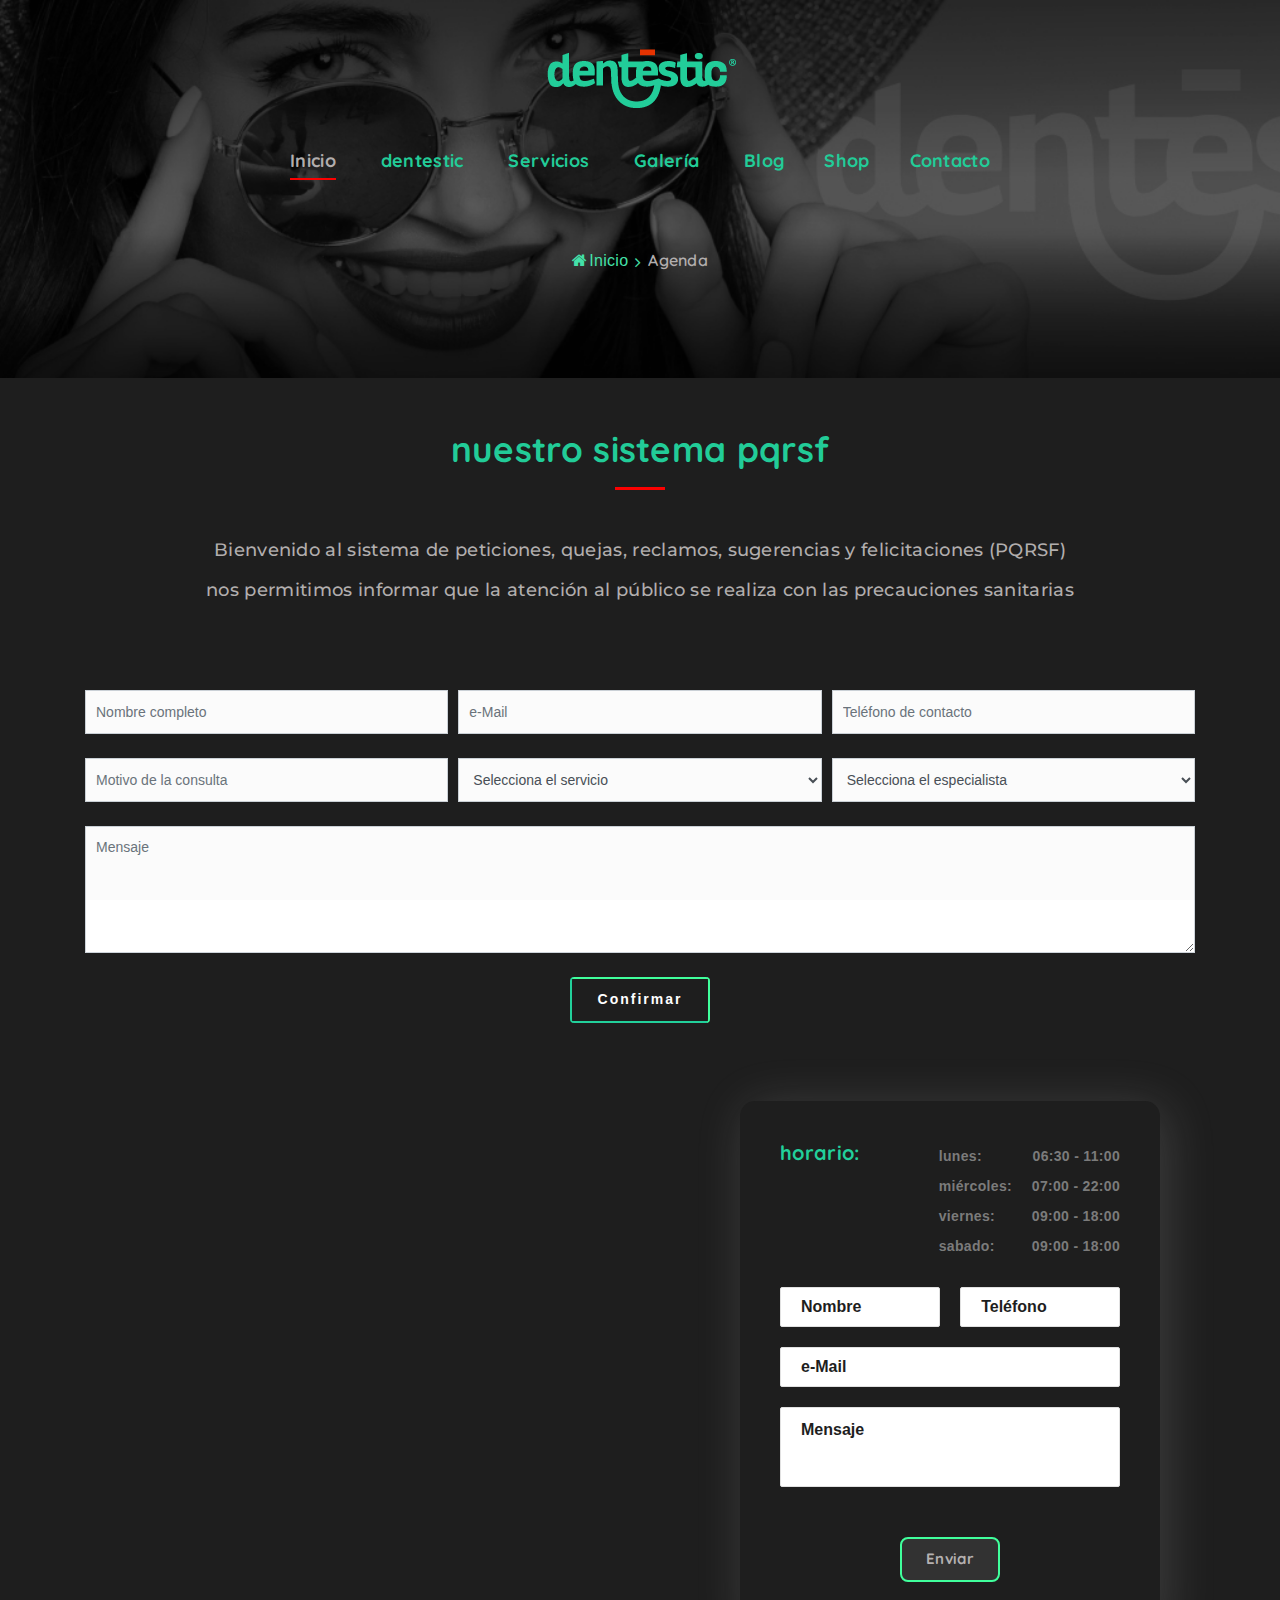
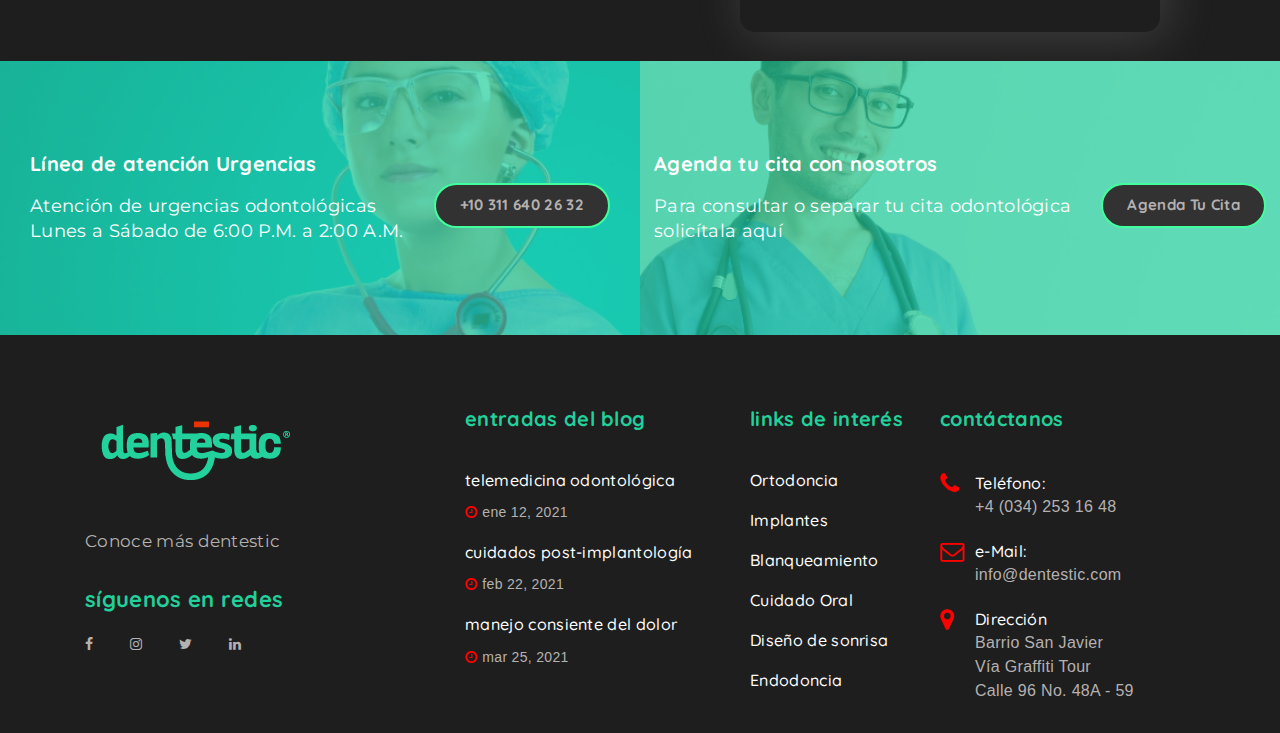
<file: agenda.html>
<!DOCTYPE html>
<html lang="es">

<head>
    <meta charset="UTF-8">

    <meta name="viewport" content="width=device-width, initial-scale=1, shrink-to-fit=no">

    <meta name="description" content="Ortodoncia en Medellin | Dentestic | Protesis Dentales en Medellin | Odontologos en Medellin | Clinicas Odontologicas en Medellin | 
    Periodoncia en Medellin | Ortodoncia en Medellin | Endodoncia en Medellin | Rehabilitación Oral en Medellin | Cirugia Oral en Medellin | Laboratorios Dentales en Medellin |
    Implantes Dentales en Medellin | Diseño de Sonrisa en Medellin | Blanqueamiento Dental en Medellin | Tratamiento de Ortodoncia en Medellin | Odontología Estética Medellín |
    Cirugía maxilofacial Medellin | Brackets Medellin | Carillas dentales estéticas Medellin | Coronas Dentales Medellin |  DENTESTIC | Dentestic  |
    Bichetomia en Medellin | Implantologia en Medellin | Consultorios Odontológicos Medellin | Prótesis Maxilar Medellin | Urgencias Odontologicas en Medellin, Envigado, Sabaneta, Bello, Rionegro
    | https://www.dentestic.com">

    <meta name="keywords" content="dentestic, clinicas dentestic, clinica dental dentestic, estetica dental dentestic, clinicas dentales, dentista, dentistas, dé">

    <meta name="author" content="Johnson Londoño">

    <meta http-equiv="X-UA-Compatible" content="ie=edge">

    <title> dentestic | estética dental </title>

    <!-- Google Font -->
    <link href="https://fonts.googleapis.com/css2?family=Montserrat:wght@300;400;500;600;700;800;900&display=swap" rel="stylesheet">
    <link href="https://fonts.googleapis.com/css2?family=Encode+Sans:wght@200;500;600;800;900&family=Quicksand:wght@500;600;700&display=swap" rel="stylesheet">

    <!-- favicon logo dentestic -->
    <link rel="icon" type="image/favicon" href="favicon.png" sizes="64x64">

    <!-- Css Styles -->
    <link rel="stylesheet" href="css/style.css" type="text/css">
    <link rel="stylesheet" href="css/bootstrap.min.css" type="text/css">
    <link rel="stylesheet" href="css/font-awesome.min.css" type="text/css">
    <link rel="stylesheet" href="css/elegant-icons.css" type="text/css">
    <link rel="stylesheet" href="css/nice-select.css" type="text/css">
    <link rel="stylesheet" href="css/owl.carousel.min.css" type="text/css">
    <link rel="stylesheet" href="css/magnific-popup.css" type="text/css">


    <!-- iconos feature servicios - dentestic -->
    <link rel="stylesheet" href="css/flaticon.css">
    <link rel="stylesheet" href="css/slicknav.min.css" type="text/css">
</head>

<body>

    <!-- Page Preloder -->
    <div id="preloder">
        <div class="loader"></div>
    </div>


    <!-- Sección Header -->
    <header class="header-section">
        <div class="container-fluid">
            <div class="container">
                <div class="nav-menu">
                    <div class="LogoTop">
                        <img src="img/logo.png" alt="DentesticLogo">
                    </div>
                    <nav class="mainmenu mobile-menu">
                        <ul>
                            <li class="active"><a href="index.html">Inicio</a></li>
                            <li><a href="dentestic.html">dentestic</a></li>
                            <li><a href="servicios.html">Servicios</a></li>
                            <li>
                                <a href="galeria.html">Galería</a>
                            </li>
                            <li><a href="blog.html">Blog</a>
                                <li><a href="shop.html">Shop</a>
                                    <!--
                                        <ul class="dropdown">
                                     <li><a href="blog-single.html">Blog Details</a></li>
                                       <li><a href="servicios.html">About Us</a></li>
                                    </ul>
                                 -->
                                    <li><a href="contacto.html">Contacto</a></li>
                                </li>
                        </ul>
                    </nav>
                </div>
            </div>
            <div id="mobile-menu-wrap">
            </div>
    </header>
    <!-- Sección Header - Fin -->

    <!-- Breadcrumb Section Begin -->
    <section class="breadcrumb-section set-bg spad" data-setbg="img/about-bread.jpg">
        <div class="container">
            <div class="row">
                <div class="col-lg-12">
                    <div class="breadcrumb-text">
                        <div class="breadcrumb-controls">
                            <a href="index.html"><i class="fa fa-home"></i>Inicio</a>
                            <span>Agenda</span>
                        </div>
                    </div>
                </div>
            </div>
        </div>
    </section>
    <!-- Breadcrumb End -->



    <!-- ======= Appointment Section ======= -->
    <section id="appointment" class="appointment section-bg">
        <div class="container" data-aos="fade-up">

            <div class="section-title">
                <h2>Nuestro sistema PQRSF</h2>
                <p>Bienvenido al sistema de peticiones, quejas, reclamos, sugerencias y felicitaciones (PQRSF) <br> nos permitimos informar que la atención al público se realiza con las precauciones sanitarias <br>

                </p>
            </div>

            <form action="forms/appointment.php" method="post" role="form" class="php-email-form" data-aos="fade-up" data-aos-delay="100">
                <div class="form-row">
                    <div class="col-md-4 form-group">
                        <input type="text" name="name" class="form-control" id="name" placeholder="Nombre completo" data-rule="minlen:4" data-msg="Please enter at least 4 chars">
                        <div class="validate"></div>
                    </div>
                    <div class="col-md-4 form-group">
                        <input type="email" class="form-control" name="email" id="email" placeholder="e-Mail" data-rule="email" data-msg="Please enter a valid email">
                        <div class="validate"></div>
                    </div>
                    <div class="col-md-4 form-group">
                        <input type="tel" class="form-control" name="phone" id="phone" placeholder="Teléfono de contacto" data-rule="minlen:4" data-msg="Please enter at least 4 chars">
                        <div class="validate"></div>
                    </div>
                </div>
                <div class="form-row">
                    <div class="col-md-4 form-group">
                        <input type="datetime" name="date" class="form-control datepicker" id="date" placeholder="Motivo de la consulta" data-rule="minlen:4" data-msg="Please enter at least 4 chars">
                        <div class="validate"></div>
                    </div>
                    <div class="col-md-4 form-group">
                        <select name="department" id="department" class="form-control">
                <option value="">Selecciona el servicio</option>
                <option value="Department 1">Ortodoncia</option>
                <option value="Department 2">Implantología</option>
                <option value="Department 3">Odontología integral</option>
              </select>
                        <div class="validate"></div>
                    </div>
                    <div class="col-md-4 form-group">
                        <select name="doctor" id="doctor" class="form-control">
                <option value="">Selecciona el especialista</option>
                <option value="Doctor 1">Beatriz Londoño</option>
                <option value="Doctor 2">Belinda García</option>
                <option value="Doctor 3">Adriana Restrepo</option>
                <option value="Doctor 3">Miguel Echeverry</option>
              </select>
                        <div class="validate"></div>
                    </div>
                </div>

                <div class="form-group">
                    <textarea class="form-control" name="message" rows="5" placeholder="Mensaje"></textarea>
                    <div class="validate"></div>
                </div>
                <div class="mb-3">
                    <div class="loading">Cargando</div>
                    <div class="error-message">No se pudo enviar. Comprueba la información</div>
                    <div class="sent-message">Su cita se ha agendado correctamente. Muy pronto nos comunicaremos contigo</div>
                </div>
                <center>
                    <a href="#" class="primary-btn cta-btn">Confirmar</a>
                </center> <br><br>
            </form>
        </div>
    </section>
    <!-- End Appointment Section -->




    <!-- Map Section Begin -->
    <div class="map">
        <iframe src="https://www.google.com/maps/embed?pb=!1m18!1m12!1m3!1d3966.0607903344476!2d-75.62199183420913!3d6.255722148051357!2m3!1f0!2f0!3f0!3m2!1i1024!2i768!4f13.1!3m3!1m2!1s0x8e44297ddaaaaaab%3A0x99c366d4bef1251f!2sUnidad%20Intermedia%20de%20San%20Javier!
5e0!3m2!1ses!2sco!4v1603952412053!5m2!1ses!2sco" height="590" frameborder="0" style="border:0;" allowfullscreen="" aria-hidden="false" tabindex="0"></iframe>

        <div class="map-contact-detalis">
            <div class="open-time">
                <h5><strong>horario:</strong></h5>
                <ul>
                    <li>lunes: <span>06:30 - 11:00</span></li>
                    <li>miércoles: <span>07:00 - 22:00</span></li>
                    <li>viernes: <span>09:00 - 18:00</span></li>
                    <li>sabado: <span>09:00 - 18:00</span></li>
                </ul>
            </div>
            <div class="map-contact-form">

                <form action="#">
                    <input type="text" placeholder="Nombre">
                    <input type="text" class="phone" placeholder="Teléfono">
                    <input type="text" class="mail" placeholder="e-Mail">
                    <textarea placeholder="Mensaje"></textarea>
                    <center>
                        <a href="#" class="boxed-btn3-white">enviar</a>
                    </center>
                </form>
            </div>
        </div>
    </div>
    <!-- Map Section End -->


    <!-- Banner emergencias y agendas de citas -->
    <div class="Emergency_contact">
        <div class="container-fluid p-0">
            <div class="row no-gutters">
                <div class="col-xl-6">
                    <div class="single_emergency d-flex align-items-center justify-content-center emergencias_bg_1 overlay_verdeDentestic">
                        <div class="info">
                            <h3>Línea de atención Urgencias</h3>
                            <p>Atención de urgencias odontológicas <br>Lunes a Sábado de 6:00 P.M. a 2:00 A.M.</p>
                        </div>
                        <div class="info_button">
                            <a href="#" class="boxed-btn3-white">+10 311 640 26 32</a>
                        </div>
                    </div>
                </div>
                <div class="col-xl-6">
                    <div class="single_emergency d-flex align-items-center justify-content-center emergencias_bg_2 overlay_verdeDentestic">
                        <div class="info">
                            <h3>Agenda tu cita con nosotros</h3>
                            <p>Para consultar o separar tu cita odontológica <br> solicítala aquí</p>
                        </div>
                        <div class="info_button">
                            <a href="#" class="boxed-btn3-white">Agenda tu cita</a>
                        </div>
                    </div>
                </div>
            </div>
        </div>
    </div>
    <!-- Banner emergencias y agendas de citas - Fin -->

    <!-- Footer Section Begin -->
    <footer class="footer-section">
        <div class="container">
            <div class="row">
                <div class="col-lg-3">
                    <div class="footer-logo-item">
                        <div class="f-logo">
                            <a href="index.html"><img src="img/logo.png" alt="FooterLogo"></a>
                        </div>
                        <p>Conoce más dentestic</p>
                        <div class="social-links">
                            <h6>Síguenos en redes</h6>
                            <a href="https://www.facebook.com/"><i class="fa fa-facebook"></i></a>
                            <a href="https://www.instagram.com/"><i class="fa fa-instagram"></i></a>
                            <a href="https://www.twitter.com/"><i class="fa fa-twitter"></i></a>
                            <a href="https://www.linkedin.com"><i class="fa fa-linkedin"></i></a>
                        </div>
                    </div>
                </div>
                <div class="col-lg-3 offset-lg-1">
                    <div class="footer-widget">
                        <h5>Entradas del Blog</h5>
                        <div class="footer-blog">
                            <a href="#" class="fb-item">
                                <h6>telemedicina odontológica</h6>
                                <span class="blog-time"><i class="fa fa-clock-o"></i>Ene 12, 2021</span>
                            </a>
                            <a href="#" class="fb-item">
                                <h6>Cuidados post-implantología </h6>
                                <span class="blog-time"><i class="fa fa-clock-o"></i>Feb 22, 2021</span>
                            </a>
                            <a href="#" class="fb-item">
                                <h6>Manejo consiente del dolor</h6>
                                <span class="blog-time"><i class="fa fa-clock-o"></i>Mar 25, 2021</span>
                            </a>
                        </div>
                    </div>
                </div>
                <div class="col-lg-2">
                    <div class="footer-widget">
                        <h5>Links de Interés</h5>
                        <ul class="workout-program">
                            <li><a href="#">Ortodoncia</a></li>
                            <li><a href="#">Implantes</a></li>
                            <li><a href="#">Blanqueamiento</a></li>
                            <li><a href="#">Cuidado Oral</a></li>
                            <li><a href="#">Diseño de sonrisa</a></li>
                            <li><a href="#">Endodoncia</a></li>
                        </ul>
                    </div>
                </div>
                <div class="col-lg-3">
                    <div class="footer-widget">
                        <h5>Contáctanos</h5>
                        <ul class="footer-info">
                            <li>
                                <i class="fa fa-phone"></i>
                                <span>Teléfono:</span> +4 (034) 253 16 48
                            </li>
                            <li>
                                <i class="fa fa-envelope-o"></i>
                                <span>e-Mail:</span> info@dentestic.com
                            </li>
                            <li>
                                <i class="fa fa-map-marker"></i>
                                <span>Dirección</span> Barrio San Javier <br> Vía Graffiti Tour <br> Calle 96 No. 48A - 59
                            </li>
                        </ul>
                    </div>
                </div>
            </div>
        </div>

    </footer>
    <!-- Footer Section End -->

    <!-- Js Plugins -->
    <script src="js/jquery-3.3.1.min.js"></script>
    <script src="js/bootstrap.min.js"></script>
    <script src="js/jquery.magnific-popup.min.js"></script>
    <script src="js/mixitup.min.js"></script>
    <script src="js/jquery.nice-select.min.js"></script>
    <script src="js/jquery.slicknav.js"></script>
    <script src="js/owl.carousel.min.js"></script>
    <script src="js/masonry.pkgd.min.js"></script>
    <script src="js/main.js"></script>
</body>

</html>
</file>
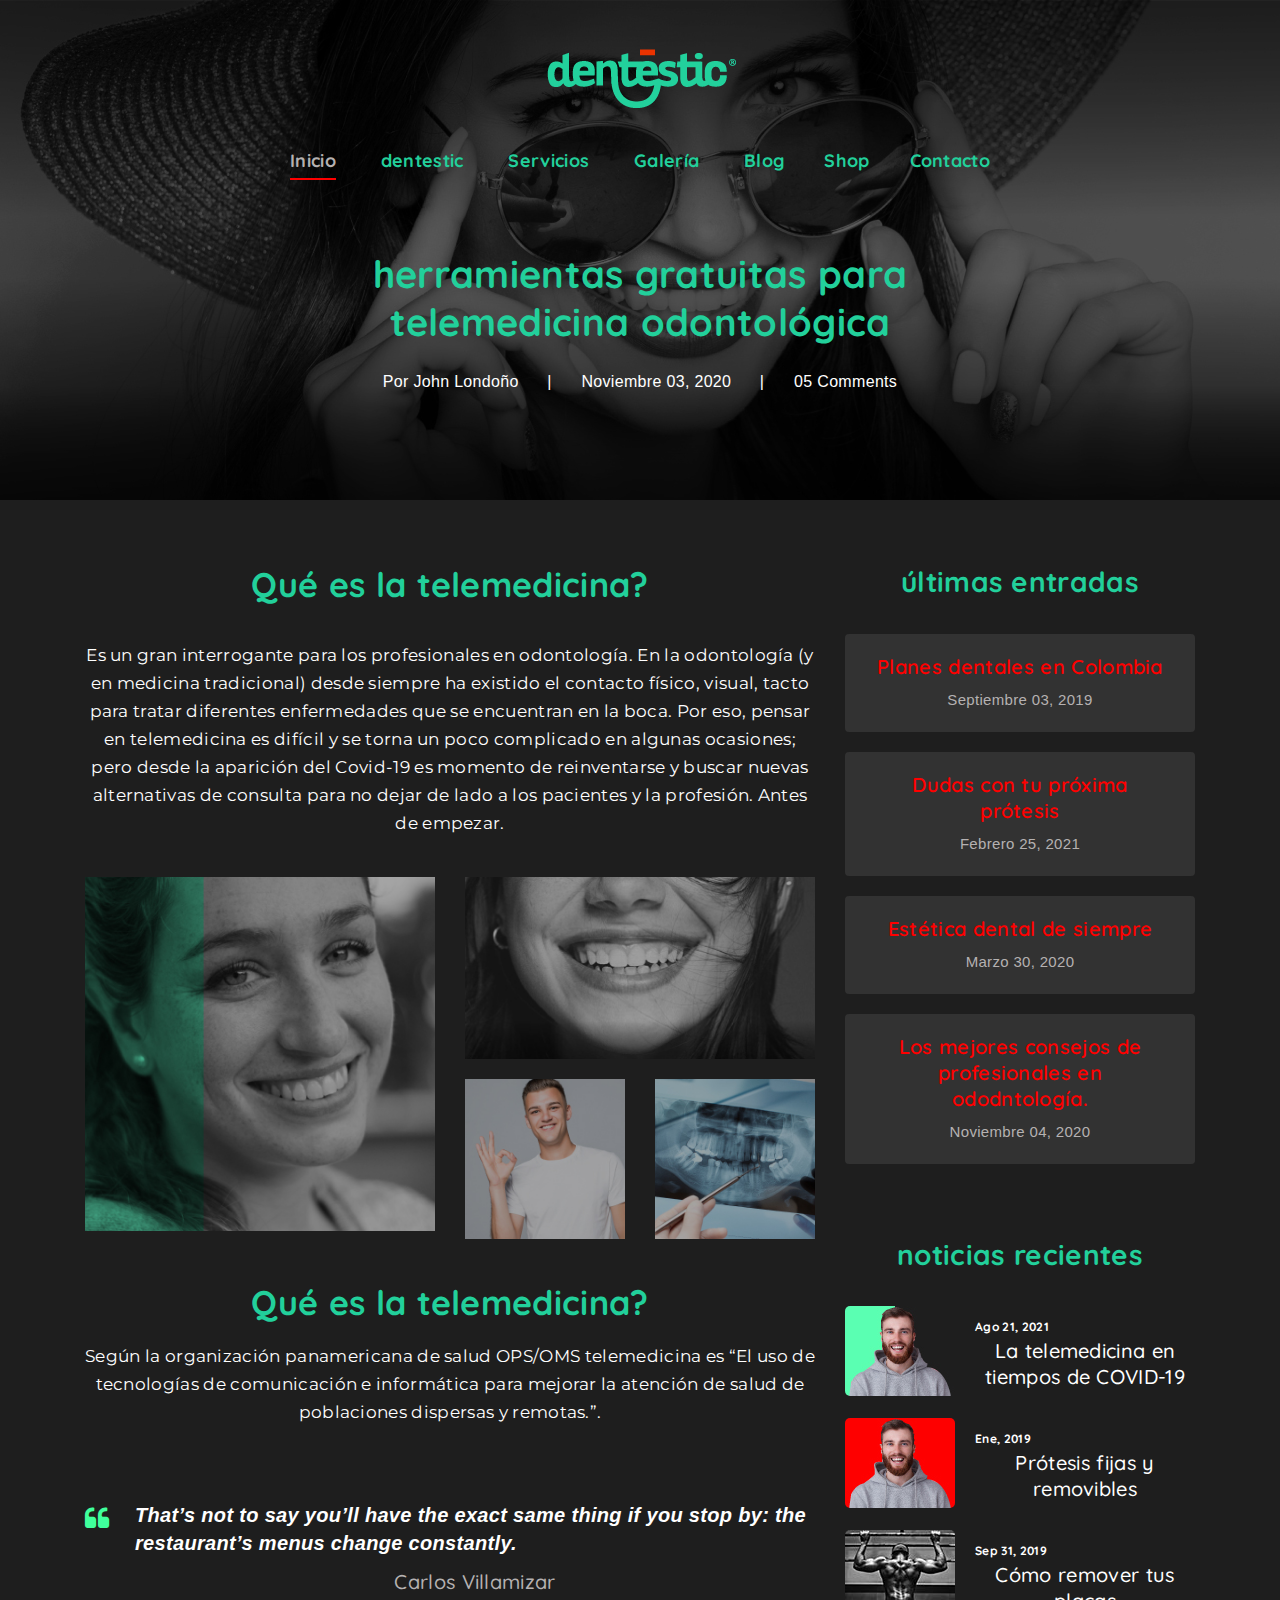
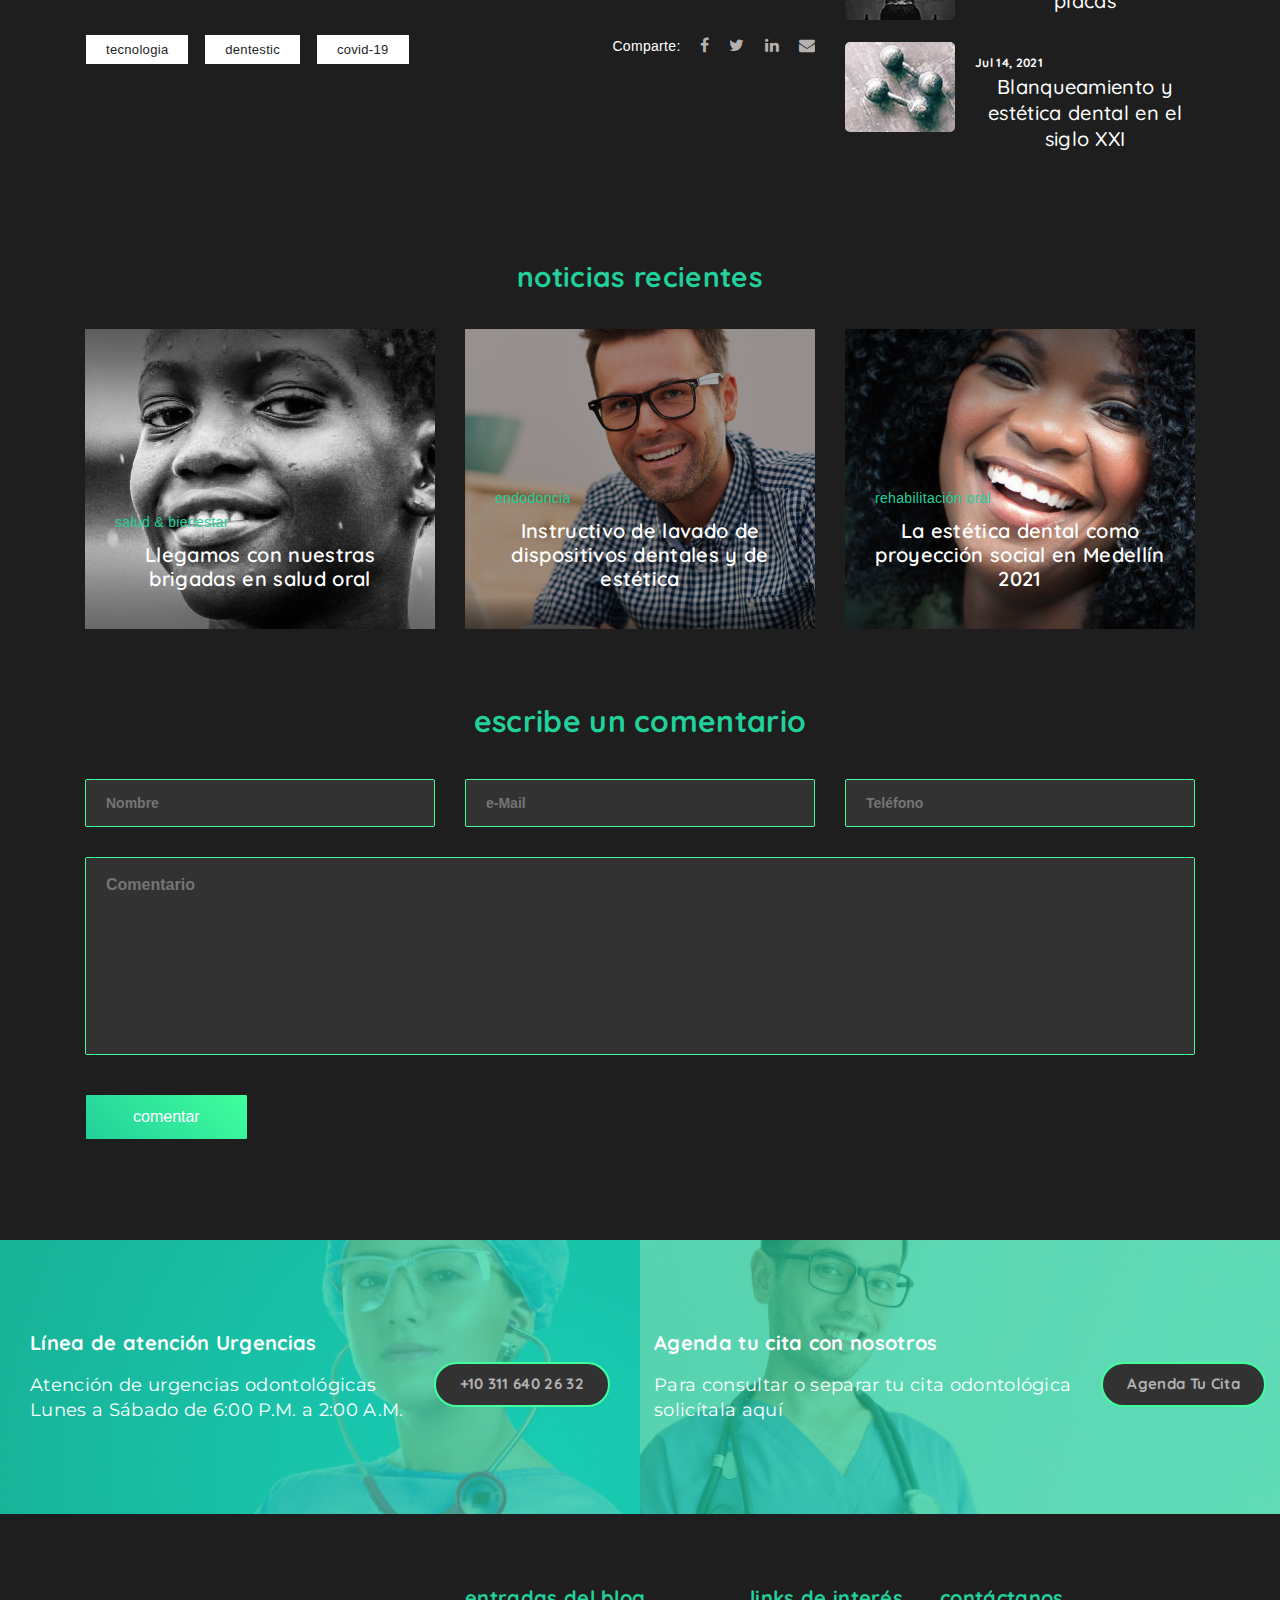
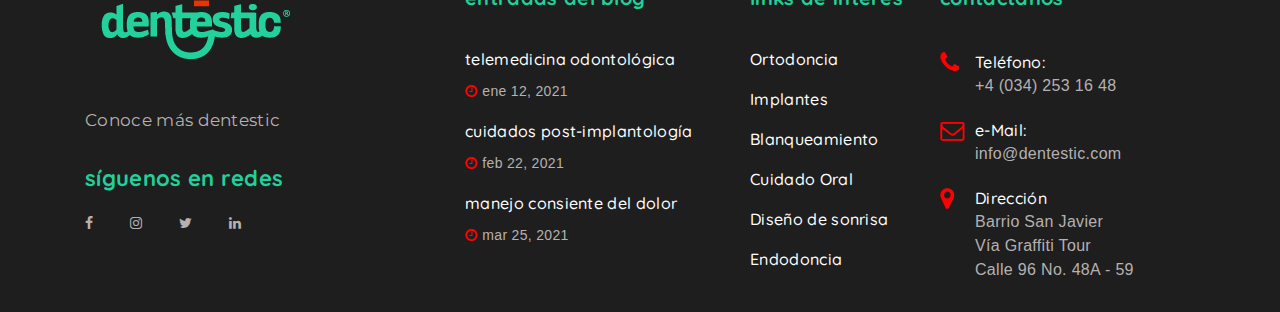
<file: blog-single.html>
<!DOCTYPE html>
<html lang="es">

<head>
    <meta charset="UTF-8">

    <meta name="viewport" content="width=device-width, initial-scale=1, shrink-to-fit=no">

    <meta name="description" content="Ortodoncia en Medellin | Dentestic | Protesis Dentales en Medellin | Odontologos en Medellin | Clinicas Odontologicas en Medellin | 
    Periodoncia en Medellin | Ortodoncia en Medellin | Endodoncia en Medellin | Rehabilitación Oral en Medellin | Cirugia Oral en Medellin | Laboratorios Dentales en Medellin |
    Implantes Dentales en Medellin | Diseño de Sonrisa en Medellin | Blanqueamiento Dental en Medellin | Tratamiento de Ortodoncia en Medellin | Odontología Estética Medellín |
    Cirugía maxilofacial Medellin | Brackets Medellin | Carillas dentales estéticas Medellin | Coronas Dentales Medellin |  DENTESTIC | Dentestic  |
    Bichetomia en Medellin | Implantologia en Medellin | Consultorios Odontológicos Medellin | Prótesis Maxilar Medellin | Urgencias Odontologicas en Medellin, Envigado, Sabaneta, Bello, Rionegro
    | https://www.dentestic.com">

    <meta name="keywords" content="dentestic, clinicas dentestic, clinica dental dentestic, estetica dental dentestic, clinicas dentales, dentista, dentistas, dé">

    <meta name="author" content="Johnson Londoño">

    <meta http-equiv="X-UA-Compatible" content="ie=edge">

    <title> dentestic | estética dental </title>

    <!-- Google Font -->
    <link href="https://fonts.googleapis.com/css2?family=Montserrat:wght@300;400;500;600;700;800;900&display=swap" rel="stylesheet">
    <link href="https://fonts.googleapis.com/css2?family=Encode+Sans:wght@200;500;600;800;900&family=Quicksand:wght@500;600;700&display=swap" rel="stylesheet">

    <!-- favicon logo dentestic -->
    <link rel="icon" type="image/favicon" href="favicon.png" sizes="64x64">

    <!-- Css Styles -->
    <link rel="stylesheet" href="css/style.css" type="text/css">
    <link rel="stylesheet" href="css/bootstrap.min.css" type="text/css">
    <link rel="stylesheet" href="css/font-awesome.min.css" type="text/css">
    <link rel="stylesheet" href="css/elegant-icons.css" type="text/css">
    <link rel="stylesheet" href="css/nice-select.css" type="text/css">
    <link rel="stylesheet" href="css/owl.carousel.min.css" type="text/css">
    <link rel="stylesheet" href="css/magnific-popup.css" type="text/css">


    <!-- iconos feature servicios - dentestic -->
    <link rel="stylesheet" href="css/flaticon.css">
    <link rel="stylesheet" href="css/slicknav.min.css" type="text/css">
</head>

<body>

    <!-- Page Preloder -->
    <div id="preloder">
        <div class="loader"></div>
    </div>



    <!-- Sección Header -->
    <header class="header-section">
        <div class="container-fluid">
            <div class="container">
                <div class="nav-menu">
                    <div class="LogoTop">
                        <img src="img/logo.png" alt="DentesticLogo">
                    </div>
                    <nav class="mainmenu mobile-menu">
                        <ul>
                            <li class="active"><a href="index.html">Inicio</a></li>
                            <li><a href="dentestic.html">dentestic</a></li>
                            <li><a href="servicios.html">Servicios</a></li>
                            <li>
                                <a href="galeria.html">Galería</a>
                            </li>
                            <li><a href="blog.html">Blog</a>
                                <li><a href="shop.html">Shop</a>
                                    <!--
                                        <ul class="dropdown">
                                     <li><a href="blog-single.html">Blog Details</a></li>
                                       <li><a href="servicios.html">About Us</a></li>
                                    </ul>
                                 -->
                                    <li><a href="contacto.html">Contacto</a></li>
                                </li>
                        </ul>
                    </nav>
                </div>
            </div>
            <div id="mobile-menu-wrap">
            </div>
    </header>
    <!-- Sección Header - Fin -->

    <!-- Breadcrumb Section Begin -->
    <section class="blog-single-hero set-bg" data-setbg="img/blog-single/blog-single-hero.jpg">
        <div class="container">
            <div class="row">
                <div class="col-xl-7 col-lg-7 m-auto text-center">
                    <div class="bs-hero-text">
                        <h2>herramientas gratuitas para telemedicina odontológica</h2>
                        <ul>
                            <li>Por John Londoño</li>
                            <li>Noviembre 03, 2020</li>
                            <li>05 Comments</li>
                        </ul>
                    </div>
                </div>
            </div>
        </div>
    </section>
    <!-- Breadcrumb End -->

    <!-- Blog Single Section Begin -->
    <section class="blog-single-section spad">
        <div class="container">
            <div class="row">
                <div class="col-lg-8">
                    <div class="blog-single-text">
                        <div class="blog-title ">
                            <h4>Qué es la telemedicina?</h4>
                        </div>

                        <div class="blog-text ">
                            <p>Es un gran interrogante para los profesionales en odontología. En la odontología (y en medicina tradicional) desde siempre ha existido el contacto físico, visual, tacto para tratar diferentes enfermedades que se encuentran
                                en la boca. Por eso, pensar en telemedicina es difícil y se torna un poco complicado en algunas ocasiones; pero desde la aparición del Covid-19 es momento de reinventarse y buscar nuevas alternativas de consulta para no
                                dejar de lado a los pacientes y la profesión. Antes de empezar.</p>

                        </div>
                        <div class="blog-pic">
                            <div class="row">
                                <div class="col-lg-6">
                                    <img src="img/blog-single/blog-single-1.jpg" alt="">
                                </div>
                                <div class="col-lg-6">
                                    <img src="img/blog-single/blog-single-2.jpg" alt="">
                                    <div class="row">
                                        <div class="col-sm-6">
                                            <img src="img/blog-single/blog-single-3.jpg" alt="">
                                        </div>
                                        <div class="col-sm-6">
                                            <img src="img/blog-single/blog-single-4.jpg" alt="">
                                        </div>
                                    </div>
                                </div>
                            </div>
                        </div>
                        <div class="blog-title">
                            <h4>Qué es la telemedicina?</h4>
                            <p>Según la organización panamericana de salud OPS/OMS telemedicina es “El uso de tecnologías de comunicación e informática para mejorar la atención de salud de poblaciones dispersas y remotas.”.</p> <br>

                        </div>
                        <div class="blog-quote">
                            <i class="fa fa-quote-left"></i>
                            <div class="quote-text">That’s not to say you’ll have the exact same thing if you stop by: the restaurant’s menus change constantly.
                            </div>
                            <h5>Carlos Villamizar</h5>
                        </div>
                        <div class="blog-tag-share">
                            <div class="tags">
                                <a href="#">Tecnologia</a>
                                <a href="#">Dentestic</a>
                                <a href="#">Covid-19</a>
                            </div>
                            <div class="social-share">
                                <span>Comparte:</span>
                                <a href="https://www.facebook.com/"><i class="fa fa-facebook"></i></a>
                                <a href="https://twitter.com/"><i class="fa fa-twitter"></i></a>
                                <a href="https://linkedin.com/home"><i class="fa fa-linkedin"></i></a>
                                <a href="#"><i class="fa fa-envelope"></i></a>
                            </div>
                        </div>
                    </div>
                </div>
                <div class="col-lg-4">
                    <div class="blog-single-sidebar">
                        <div class="bs-latest-news">
                            <h4>Últimas entradas</h4>
                            <a href="#" class="bl-item set-bg" data-setbg="img/sidebar-latest.jpg">
                                <h5>Planes dentales en Colombia</h5>
                                <center><span>Septiembre 03, 2019</span></center>
                            </a>
                            <a href="#" class="bl-item set-bg" data-setbg="img/sidebar-latest.jpg">
                                <h5>Dudas con tu próxima prótesis</h5>
                                <center><span>Febrero 25, 2021</span></center>
                            </a>
                            <a href="#" class="bl-item set-bg" data-setbg="img/sidebar-latest.jpg">
                                <h5>Estética dental de siempre </h5>
                                <center><span>Marzo 30, 2020</span></center>
                            </a>
                            <a href="#" class="bl-item set-bg" data-setbg="img/sidebar-latest.jpg">
                                <h5>Los mejores consejos de profesionales en ododntología.</h5>
                                <center><span>Noviembre 04, 2020</span>
                                </center>
                            </a>
                        </div>
                        <div class="bs-recent-news">
                            <h4>Noticias recientes</h4>
                            <a href="#" class="br-item">
                                <div class="bi-pic">
                                    <img src="img/blog-single/br-recent-1.jpg" alt="">
                                </div>
                                <div class="bi-text">
                                    <span>Ago 21, 2021</span>
                                    <h5>La telemedicina en tiempos de COVID-19</h5>
                                </div>
                            </a>
                            <a href="#" class="br-item">
                                <div class="bi-pic">
                                    <img src="img/blog-single/br-recent-2.jpg" alt="">
                                </div>
                                <div class="bi-text">
                                    <span>Ene, 2019</span>
                                    <h5>Prótesis fijas y removibles</h5>
                                </div>
                            </a>
                            <a href="#" class="br-item">
                                <div class="bi-pic">
                                    <img src="img/blog-single/br-recent-3.jpg" alt="">
                                </div>
                                <div class="bi-text">
                                    <span>Sep 31, 2019</span>
                                    <h5>Cómo remover tus placas</h5>
                                </div>
                            </a>
                            <a href="#" class="br-item">
                                <div class="bi-pic">
                                    <img src="img/blog-single/br-recent-4.jpg" alt="">
                                </div>
                                <div class="bi-text">
                                    <span>Jul 14, 2021</span>
                                    <h5>Blanqueamiento y estética dental en el siglo XXI</h5>
                                </div>
                            </a>
                        </div>
                    </div>
                </div>
            </div>
            <div class="row">
                <div class="col-lg-12">
                    <div class="recent-news">
                        <h4>Noticias recientes</h4>
                        <div class="row">
                            <div class="col-lg-4">
                                <div class="recent-item set-bg" data-setbg="img/recent-1.jpg">
                                    <a href="#" class="recent-text">
                                        <div class="categories">Salud & Bienestar</div>
                                        <h5>Llegamos con nuestras brigadas en salud oral </h5>
                                    </a>
                                </div>
                            </div>
                            <div class="col-lg-4">
                                <div class="recent-item set-bg" data-setbg="img/recent-2.jpg">
                                    <a href="#" class="recent-text">
                                        <div class="categories">Endodoncia</div>
                                        <h5>Instructivo de lavado de dispositivos dentales y de estética</h5>
                                    </a>
                                </div>
                            </div>
                            <div class="col-lg-4">
                                <div class="recent-item set-bg" data-setbg="img/recent-3.jpg">
                                    <a href="#" class="recent-text">
                                        <div class="categories">Rehabilitación oral</div>
                                        <h5>La estética dental como proyección social en Medellín 2021</h5>
                                    </a>
                                </div>
                            </div>
                        </div>
                    </div>
                    <div class="leave-comment-form">
                        <h4>Escribe un comentario</h4>
                        <form action="#">
                            <div class="row">
                                <div class="col-lg-4">
                                    <input type="text" placeholder="Nombre">
                                </div>
                                <div class="col-lg-4">
                                    <input type="text" placeholder="e-Mail">
                                </div>
                                <div class="col-lg-4">
                                    <input type="text" placeholder="Teléfono">
                                </div>
                                <div class="col-lg-12">
                                    <textarea placeholder="Comentario"></textarea>
                                    <button type="submit" class="leave-btn">Comentar</button>
                                </div>
                            </div>
                        </form>
                    </div>
                </div>
            </div>
        </div>
    </section>
    <!-- Blog Single Section End -->


    <!-- Banner emergencias y agendas de citas -->
    <div class="Emergency_contact">
        <div class="container-fluid p-0">
            <div class="row no-gutters">
                <div class="col-xl-6">
                    <div class="single_emergency d-flex align-items-center justify-content-center emergencias_bg_1 overlay_verdeDentestic">
                        <div class="info">
                            <h3>Línea de atención Urgencias</h3>
                            <p>Atención de urgencias odontológicas <br>Lunes a Sábado de 6:00 P.M. a 2:00 A.M.</p>
                        </div>
                        <div class="info_button">
                            <a href="#" class="boxed-btn3-white">+10 311 640 26 32</a>
                        </div>
                    </div>
                </div>
                <div class="col-xl-6">
                    <div class="single_emergency d-flex align-items-center justify-content-center emergencias_bg_2 overlay_verdeDentestic">
                        <div class="info">
                            <h3>Agenda tu cita con nosotros</h3>
                            <p>Para consultar o separar tu cita odontológica <br> solicítala aquí</p>
                        </div>
                        <div class="info_button">
                            <a href="#" class="boxed-btn3-white">Agenda tu cita</a>
                        </div>
                    </div>
                </div>
            </div>
        </div>
    </div>
    <!-- Banner emergencias y agendas de citas - Fin -->
    <!-- Footer Section Begin -->
    <footer class="footer-section">
        <div class="container">
            <div class="row">
                <div class="col-lg-3">
                    <div class="footer-logo-item">
                        <div class="f-logo">
                            <a href="index.html"><img src="img/logo.png" alt="FooterLogo"></a>
                        </div>
                        <p>Conoce más dentestic</p>
                        <div class="social-links">
                            <h6>Síguenos en redes</h6>
                            <a href="https://www.facebook.com/"><i class="fa fa-facebook"></i></a>
                            <a href="https://www.instagram.com/"><i class="fa fa-instagram"></i></a>
                            <a href="https://www.twitter.com/"><i class="fa fa-twitter"></i></a>
                            <a href="https://www.linkedin.com"><i class="fa fa-linkedin"></i></a>
                        </div>
                    </div>
                </div>
                <div class="col-lg-3 offset-lg-1">
                    <div class="footer-widget">
                        <h5>Entradas del Blog</h5>
                        <div class="footer-blog">
                            <a href="#" class="fb-item">
                                <h6>telemedicina odontológica</h6>
                                <span class="blog-time"><i class="fa fa-clock-o"></i>Ene 12, 2021</span>
                            </a>
                            <a href="#" class="fb-item">
                                <h6>Cuidados post-implantología </h6>
                                <span class="blog-time"><i class="fa fa-clock-o"></i>Feb 22, 2021</span>
                            </a>
                            <a href="#" class="fb-item">
                                <h6>Manejo consiente del dolor</h6>
                                <span class="blog-time"><i class="fa fa-clock-o"></i>Mar 25, 2021</span>
                            </a>
                        </div>
                    </div>
                </div>
                <div class="col-lg-2">
                    <div class="footer-widget">
                        <h5>Links de Interés</h5>
                        <ul class="workout-program">
                            <li><a href="#">Ortodoncia</a></li>
                            <li><a href="#">Implantes</a></li>
                            <li><a href="#">Blanqueamiento</a></li>
                            <li><a href="#">Cuidado Oral</a></li>
                            <li><a href="#">Diseño de sonrisa</a></li>
                            <li><a href="#">Endodoncia</a></li>
                        </ul>
                    </div>
                </div>
                <div class="col-lg-3">
                    <div class="footer-widget">
                        <h5>Contáctanos</h5>
                        <ul class="footer-info">
                            <li>
                                <i class="fa fa-phone"></i>
                                <span>Teléfono:</span> +4 (034) 253 16 48
                            </li>
                            <li>
                                <i class="fa fa-envelope-o"></i>
                                <span>e-Mail:</span> info@dentestic.com
                            </li>
                            <li>
                                <i class="fa fa-map-marker"></i>
                                <span>Dirección</span> Barrio San Javier <br> Vía Graffiti Tour <br> Calle 96 No. 48A - 59
                            </li>
                        </ul>
                    </div>
                </div>
            </div>
        </div>
    </footer>
    <!-- Footer Section End -->

    <!-- Js Plugins -->
    <script src="js/jquery-3.3.1.min.js"></script>
    <script src="js/bootstrap.min.js"></script>
    <script src="js/jquery.magnific-popup.min.js"></script>
    <script src="js/mixitup.min.js"></script>
    <script src="js/jquery.nice-select.min.js"></script>
    <script src="js/jquery.slicknav.js"></script>
    <script src="js/owl.carousel.min.js"></script>
    <script src="js/masonry.pkgd.min.js"></script>
    <script src="js/main.js"></script>
</body>

</html>
</file>
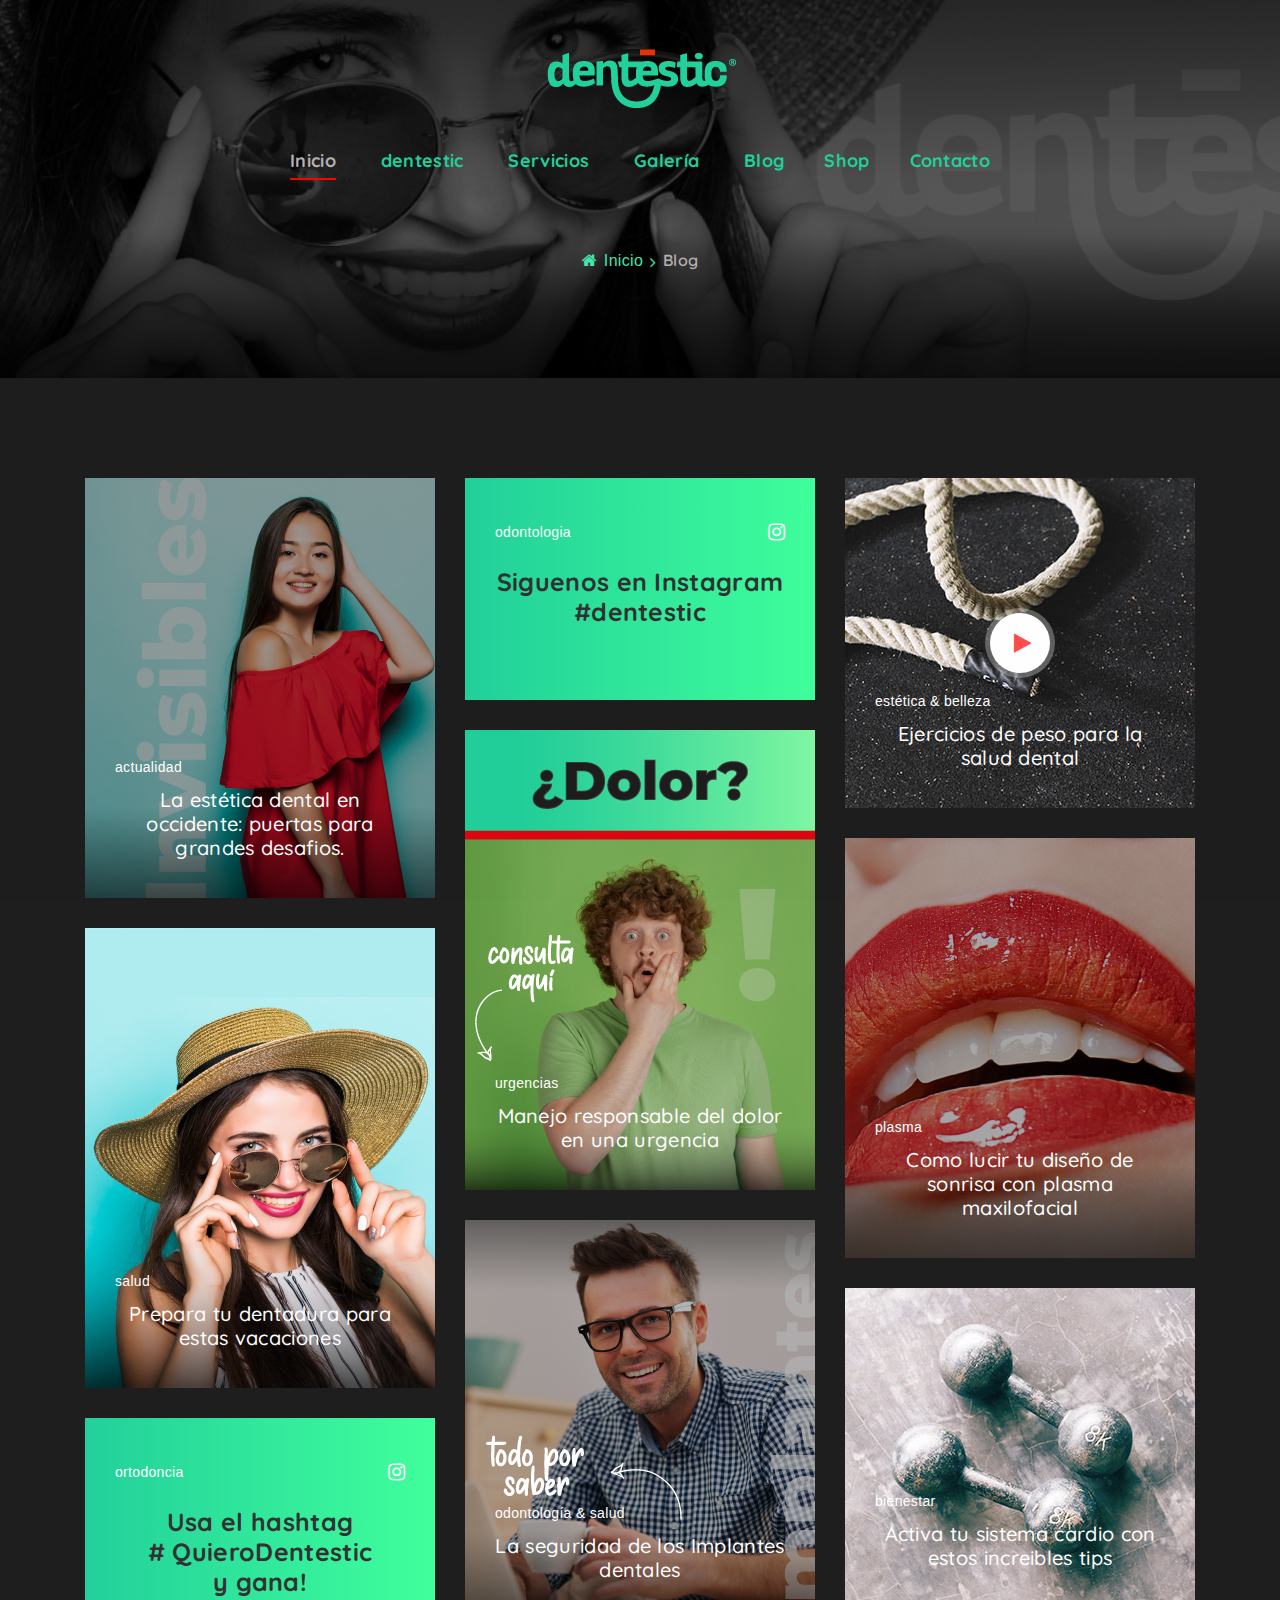
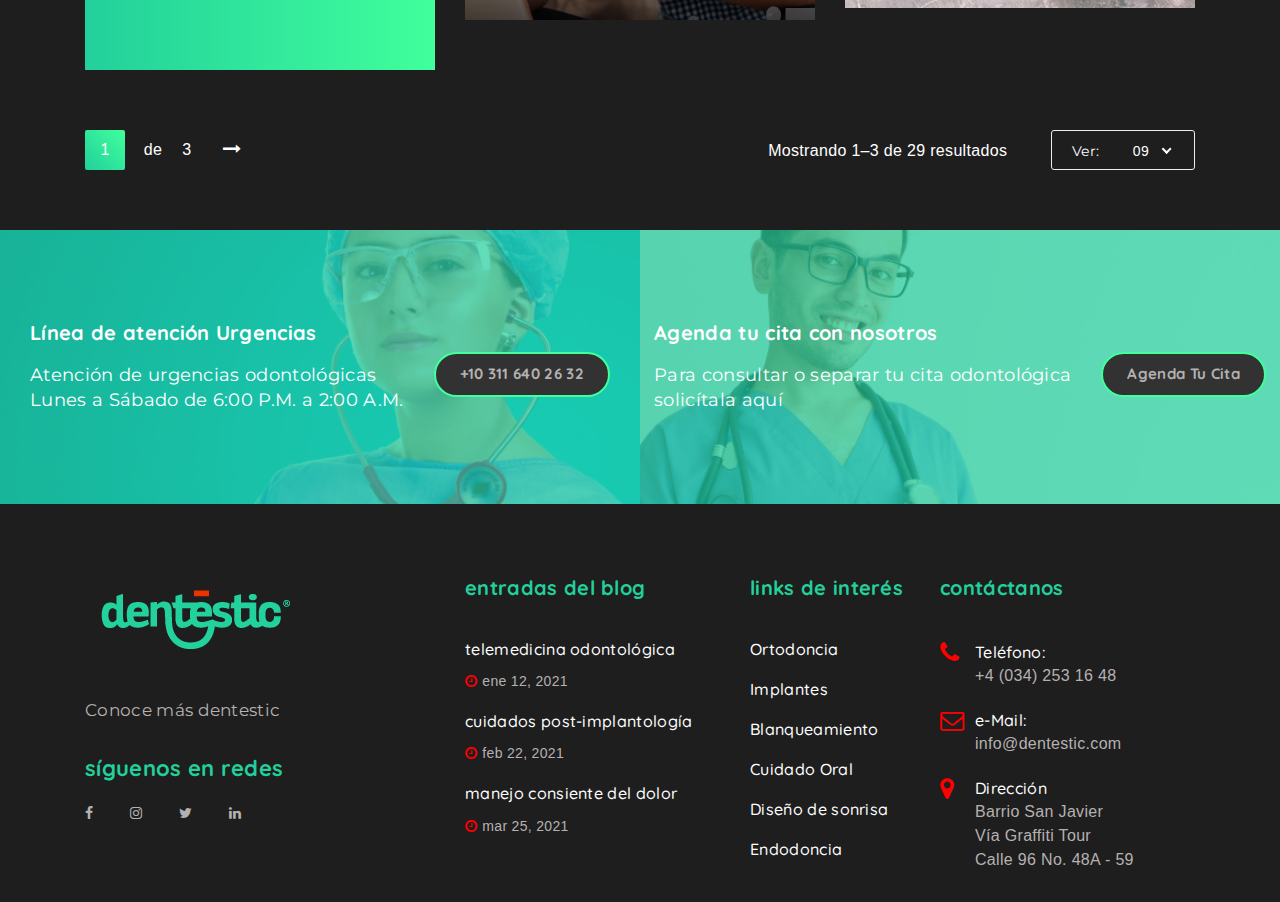
<file: blog.html>
<!DOCTYPE html>
<html lang="es">

<head>
    <meta charset="UTF-8">

    <meta name="viewport" content="width=device-width, initial-scale=1, shrink-to-fit=no">

    <meta name="description" content="Ortodoncia en Medellin | Dentestic | Protesis Dentales en Medellin | Odontologos en Medellin | Clinicas Odontologicas en Medellin | 
    Periodoncia en Medellin | Ortodoncia en Medellin | Endodoncia en Medellin | Rehabilitación Oral en Medellin | Cirugia Oral en Medellin | Laboratorios Dentales en Medellin |
    Implantes Dentales en Medellin | Diseño de Sonrisa en Medellin | Blanqueamiento Dental en Medellin | Tratamiento de Ortodoncia en Medellin | Odontología Estética Medellín |
    Cirugía maxilofacial Medellin | Brackets Medellin | Carillas dentales estéticas Medellin | Coronas Dentales Medellin |  DENTESTIC | Dentestic  |
    Bichetomia en Medellin | Implantologia en Medellin | Consultorios Odontológicos Medellin | Prótesis Maxilar Medellin | Urgencias Odontologicas en Medellin, Envigado, Sabaneta, Bello, Rionegro
    | https://www.dentestic.com">

    <meta name="keywords" content="dentestic, clinicas dentestic, clinica dental dentestic, estetica dental dentestic, clinicas dentales, dentista, dentistas, dé">

    <meta name="author" content="Johnson Londoño">

    <meta http-equiv="X-UA-Compatible" content="ie=edge">

    <title> dentestic | estética dental </title>

    <!-- Google Font -->
    <link href="https://fonts.googleapis.com/css2?family=Montserrat:wght@300;400;500;600;700;800;900&display=swap" rel="stylesheet">
    <link href="https://fonts.googleapis.com/css2?family=Encode+Sans:wght@200;500;600;800;900&family=Quicksand:wght@500;600;700&display=swap" rel="stylesheet">

    <!-- favicon logo dentestic -->
    <link rel="icon" type="image/favicon" href="favicon.png" sizes="64x64">

    <!-- Css Styles -->
    <link rel="stylesheet" href="css/style.css" type="text/css">
    <link rel="stylesheet" href="css/bootstrap.min.css" type="text/css">
    <link rel="stylesheet" href="css/font-awesome.min.css" type="text/css">
    <link rel="stylesheet" href="css/elegant-icons.css" type="text/css">
    <link rel="stylesheet" href="css/nice-select.css" type="text/css">
    <link rel="stylesheet" href="css/owl.carousel.min.css" type="text/css">
    <link rel="stylesheet" href="css/magnific-popup.css" type="text/css">


    <!-- iconos feature servicios - dentestic -->
    <link rel="stylesheet" href="css/flaticon.css">
    <link rel="stylesheet" href="css/slicknav.min.css" type="text/css">
</head>

<body>

    <!-- Page Preloder -->
    <div id="preloder">
        <div class="loader"></div>
    </div>



    <!-- Sección Header -->
    <header class="header-section">
        <div class="container-fluid">
            <div class="container">
                <div class="nav-menu">
                    <div class="LogoTop">
                        <img src="img/logo.png" alt="DentesticLogo">
                    </div>
                    <nav class="mainmenu mobile-menu">
                        <ul>
                            <li class="active"><a href="index.html">Inicio</a></li>
                            <li><a href="dentestic.html">dentestic</a></li>
                            <li><a href="servicios.html">Servicios</a></li>
                            <li>
                                <a href="galeria.html">Galería</a>
                            </li>
                            <li><a href="blog.html">Blog</a>
                                <li><a href="shop.html">Shop</a>
                                    <!--
                                        <ul class="dropdown">
                                     <li><a href="blog-single.html">Blog Details</a></li>
                                       <li><a href="servicios.html">About Us</a></li>
                                    </ul>
                                 -->
                                    <li><a href="contacto.html">Contacto</a></li>
                                </li>
                        </ul>
                    </nav>
                </div>
            </div>
            <div id="mobile-menu-wrap">
            </div>
    </header>
    <!-- Sección Header - Fin -->

    <!-- Breadcrumb Section Begin -->
    <section class="breadcrumb-section set-bg spad" data-setbg="img/about-bread.jpg">
        <div class="container">
            <div class="row">
                <div class="col-lg-12">
                    <div class="breadcrumb-text">

                        <div class="breadcrumb-controls">
                            <a href="index.html"><i class="fa fa-home"></i> Inicio</a>
                            <span>Blog</span>
                        </div>
                    </div>
                </div>
            </div>
        </div>
    </section>
    <!-- Breadcrumb End -->

    <!-- Blog Section Begin -->
    <section class="blog-section blog-page spad">
        <div class="container">
            <div class="row blog-gird">
                <div class="grid-sizer"></div>
                <div class="col-lg-4 col-md-6 grid-item">
                    <div class="blog-item large-item set-bg" data-setbg="img/blog/blog-1.jpg">
                        <a href="blog-single.html" class="blog-text">
                            <div class="categories">Actualidad</div>
                            <h5>La estética dental en occidente: puertas para grandes desafios. </h5>
                        </a>
                    </div>
                </div>
                <div class="col-lg-4 col-md-6 grid-item">
                    <div class="blog-item instagram-item">
                        <a href="#" class="instagram-text">
                            <div class="categories">Odontologia <i class="fa fa-instagram"></i></div>
                            <br>
                            <div class="textosHashtagsIG">
                                <h4>Siguenos en Instagram #dentestic </h4>
                            </div>
                        </a>
                    </div>
                </div>
                <div class="col-lg-4 col-md-6 grid-item">
                    <div class="blog-item sm-item set-bg" data-setbg="img/blog/blog-page-3.jpg">
                        <a href="blog-single.html" class="blog-text">
                            <div class="categories">Estética & Belleza</div>
                            <h5>Ejercicios de peso para la salud dental</h5>
                        </a>
                        <div class="play-btn">
                            <a href="https://www.youtube.com/watch?v=hYBNhcUDJ2s" class="play-in-btn video-popup">
                                <i class="fa fa-play"></i>
                            </a>
                        </div>
                    </div>
                </div>
                <div class="col-lg-4 col-md-6 grid-item">
                    <div class="blog-item large-item xls-large set-bg" data-setbg="img/blog/blog-3.png">
                        <a href="blog-single.html" class="blog-text">
                            <div class="categories text-left">Urgencias</div>
                            <h5>Manejo responsable del dolor en una urgencia
                            </h5>
                        </a>
                    </div>
                </div>
                <div class="col-lg-4 col-md-6 grid-item">
                    <div class="blog-item large-item set-bg" data-setbg="img/blog/blog-page-4.jpg">
                        <a href="blog-single.html" class="blog-text">
                            <div class="categories">Plasma</div>
                            <h5>Como lucir tu diseño de sonrisa con plasma maxilofacial</h5>
                        </a>
                    </div>
                </div>
                <div class="col-lg-4 col-md-6 grid-item">
                    <div class="blog-item large-item xls-large set-bg" data-setbg="img/blog/blog-page-1.jpg">
                        <a href="blog-single.html" class="blog-text">
                            <div class="categories">Salud</div>
                            <h5>Prepara tu dentadura para estas vacaciones</h5>
                        </a>
                    </div>
                </div>
                <div class="col-lg-4 col-md-6 grid-item">
                    <div class="blog-item large-item m-item set-bg" data-setbg="img/blog/blog-page-2.jpg">
                        <a href="blog-single.html" class="blog-text">
                            <div class="categories">Odontología & Salud</div>
                            <h5>La seguridad de los Implantes dentales </h5>
                        </a>
                    </div>
                </div>

                <div class="col-lg-4 col-md-6 grid-item">
                    <div class="blog-item sms-item set-bg" data-setbg="img/blog/blog-page-5.jpg">
                        <a href="blog-single.html" class="blog-text">
                            <div class="categories">Bienestar</div>
                            <h5>Activa tu sistema cardio con estos increibles tips</h5>
                        </a>
                    </div>
                </div>
                <div class="col-lg-4 col-md-6 grid-item">
                    <div class="blog-item instagram-item">
                        <a href="#" class="instagram-text">
                            <div class="categories">Ortodoncia<i class="fa fa-instagram"></i></div>
                            <br>
                            <div class="textosHashtagsIG">
                                <h4>Usa el hashtag <br> # QuieroDentestic <br> y gana!</h4>
                            </div>
                        </a>
                    </div>
                </div>
            </div>
            <div class="blog-option">
                <div class="blog-pagination">
                    <a href="#" class="active">1</a> de
                    <a href="#">3</a>
                    <a href="#"><i class="fa fa-long-arrow-right"></i></a>
                </div>
                <div class="blog-option-right">
                    <div class="blog-result">Mostrando 1–3 de 29 resultados</div>
                    <div class="show-result">
                        <p>Ver:</p>
                        <select class="show-result-select">
                            <option value="">09</option>
                            <option value="">19</option>
                            <option value="">29</option>
                        </select>
                    </div>
                </div>
            </div>
        </div>
    </section>
    <!-- Blog Section End -->


    <!-- Banner emergencias y agendas de citas -->
    <div class="Emergency_contact">
        <div class="container-fluid p-0">
            <div class="row no-gutters">
                <div class="col-xl-6">
                    <div class="single_emergency d-flex align-items-center justify-content-center emergencias_bg_1 overlay_verdeDentestic">
                        <div class="info">
                            <h3>Línea de atención Urgencias</h3>
                            <p>Atención de urgencias odontológicas <br>Lunes a Sábado de 6:00 P.M. a 2:00 A.M.</p>
                        </div>
                        <div class="info_button">
                            <a href="#" class="boxed-btn3-white">+10 311 640 26 32</a>
                        </div>
                    </div>
                </div>
                <div class="col-xl-6">
                    <div class="single_emergency d-flex align-items-center justify-content-center emergencias_bg_2 overlay_verdeDentestic">
                        <div class="info">
                            <h3>Agenda tu cita con nosotros</h3>
                            <p>Para consultar o separar tu cita odontológica <br> solicítala aquí</p>
                        </div>
                        <div class="info_button">
                            <a href="#" class="boxed-btn3-white">Agenda tu cita</a>
                        </div>
                    </div>
                </div>
            </div>
        </div>
    </div>
    <!-- Banner emergencias y agendas de citas - Fin -->

    <!-- Footer Section Begin -->
    <footer class="footer-section">
        <div class="container">
            <div class="row">
                <div class="col-lg-3">
                    <div class="footer-logo-item">
                        <div class="f-logo">
                            <a href="index.html"><img src="img/logo.png" alt="FooterLogo"></a>
                        </div>
                        <p>Conoce más dentestic</p>
                        <div class="social-links">
                            <h6>Síguenos en redes</h6>
                            <a href="https://www.facebook.com/"><i class="fa fa-facebook"></i></a>
                            <a href="https://www.instagram.com/"><i class="fa fa-instagram"></i></a>
                            <a href="https://www.twitter.com/"><i class="fa fa-twitter"></i></a>
                            <a href="https://www.linkedin.com"><i class="fa fa-linkedin"></i></a>
                        </div>
                    </div>
                </div>
                <div class="col-lg-3 offset-lg-1">
                    <div class="footer-widget">
                        <h5>Entradas del Blog</h5>
                        <div class="footer-blog">
                            <a href="#" class="fb-item">
                                <h6>telemedicina odontológica</h6>
                                <span class="blog-time"><i class="fa fa-clock-o"></i>Ene 12, 2021</span>
                            </a>
                            <a href="#" class="fb-item">
                                <h6>Cuidados post-implantología </h6>
                                <span class="blog-time"><i class="fa fa-clock-o"></i>Feb 22, 2021</span>
                            </a>
                            <a href="#" class="fb-item">
                                <h6>Manejo consiente del dolor</h6>
                                <span class="blog-time"><i class="fa fa-clock-o"></i>Mar 25, 2021</span>
                            </a>
                        </div>
                    </div>
                </div>
                <div class="col-lg-2">
                    <div class="footer-widget">
                        <h5>Links de Interés</h5>
                        <ul class="workout-program">
                            <li><a href="#">Ortodoncia</a></li>
                            <li><a href="#">Implantes</a></li>
                            <li><a href="#">Blanqueamiento</a></li>
                            <li><a href="#">Cuidado Oral</a></li>
                            <li><a href="#">Diseño de sonrisa</a></li>
                            <li><a href="#">Endodoncia</a></li>
                        </ul>
                    </div>
                </div>
                <div class="col-lg-3">
                    <div class="footer-widget">
                        <h5>Contáctanos</h5>
                        <ul class="footer-info">
                            <li>
                                <i class="fa fa-phone"></i>
                                <span>Teléfono:</span> +4 (034) 253 16 48
                            </li>
                            <li>
                                <i class="fa fa-envelope-o"></i>
                                <span>e-Mail:</span> info@dentestic.com
                            </li>
                            <li>
                                <i class="fa fa-map-marker"></i>
                                <span>Dirección</span> Barrio San Javier <br> Vía Graffiti Tour <br> Calle 96 No. 48A - 59
                            </li>
                        </ul>
                    </div>
                </div>
            </div>
        </div>
    </footer>
    <!-- Footer Section End -->

    <!-- Js Plugins -->
    <script src="js/jquery-3.3.1.min.js"></script>
    <script src="js/bootstrap.min.js"></script>
    <script src="js/jquery.magnific-popup.min.js"></script>
    <script src="js/mixitup.min.js"></script>
    <script src="js/jquery.nice-select.min.js"></script>
    <script src="js/jquery.slicknav.js"></script>
    <script src="js/owl.carousel.min.js"></script>
    <script src="js/masonry.pkgd.min.js"></script>
    <script src="js/main.js"></script>
</body>

</html>
</file>
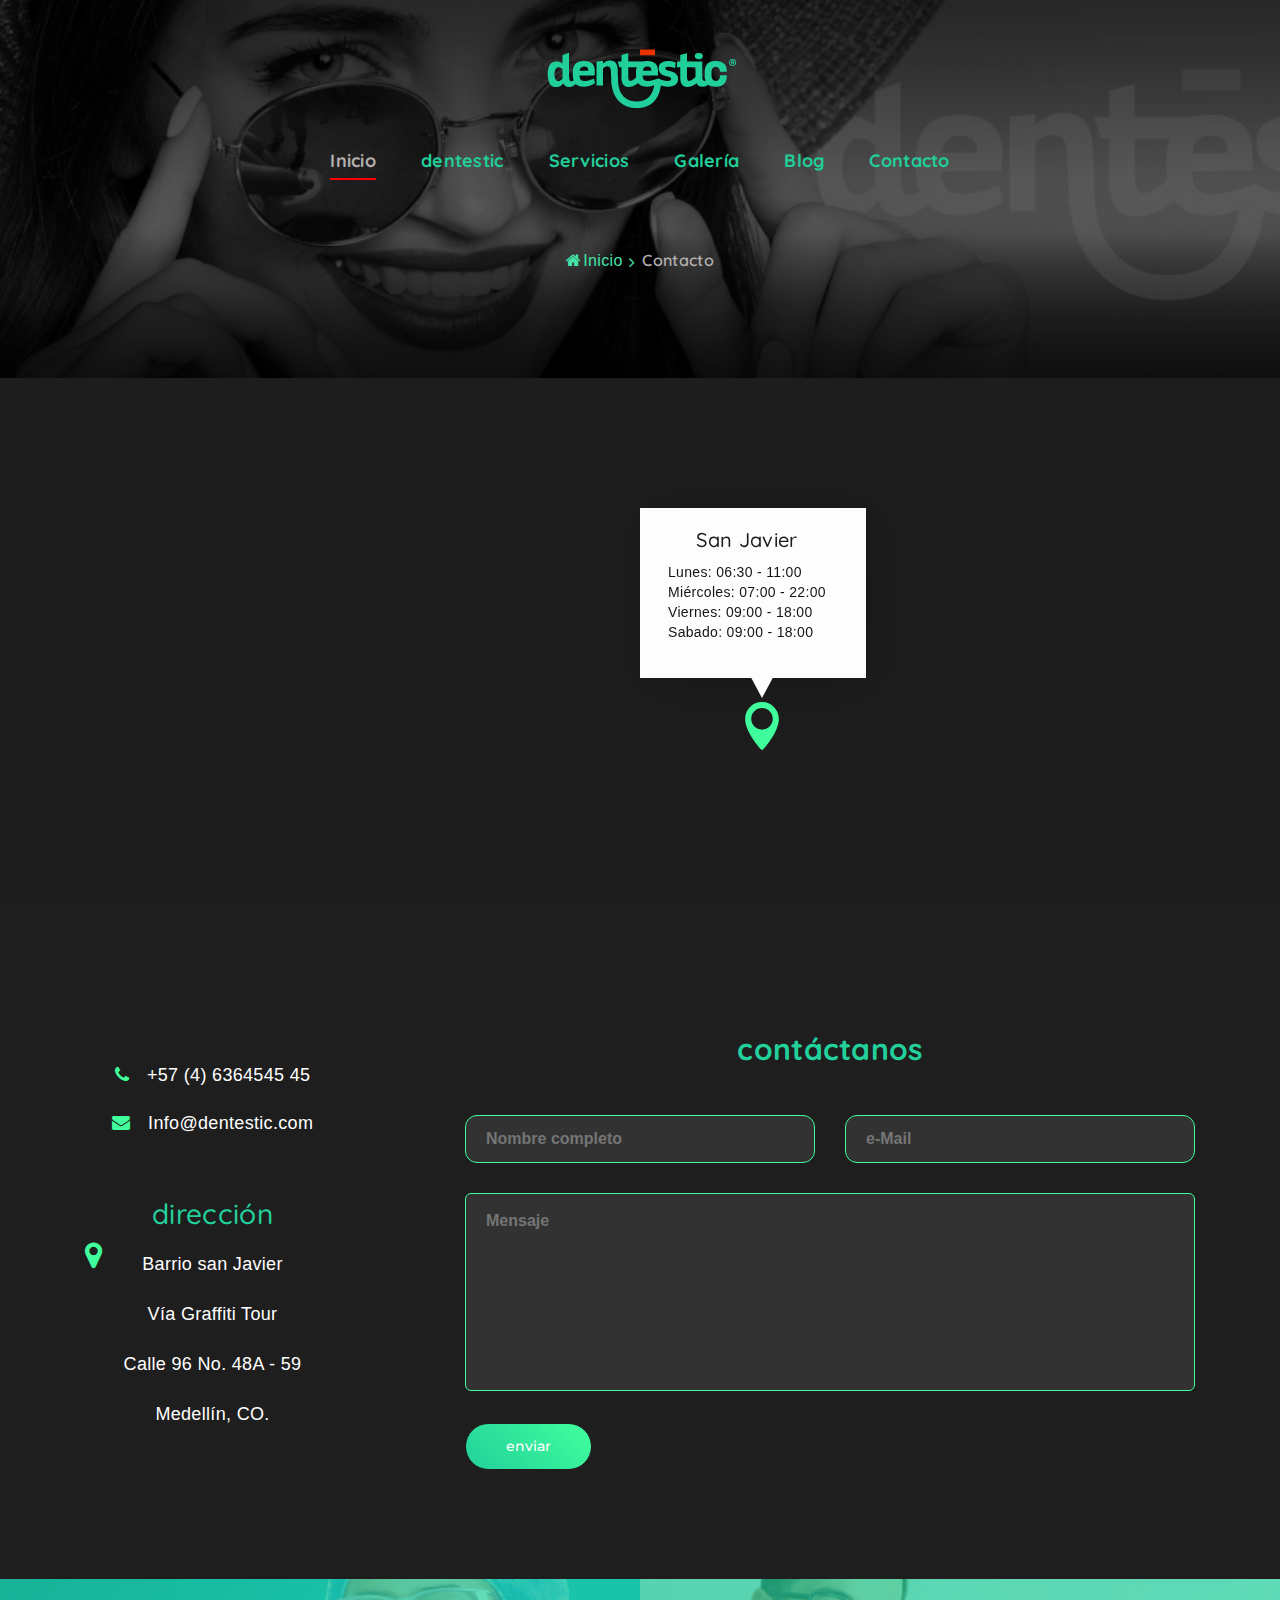
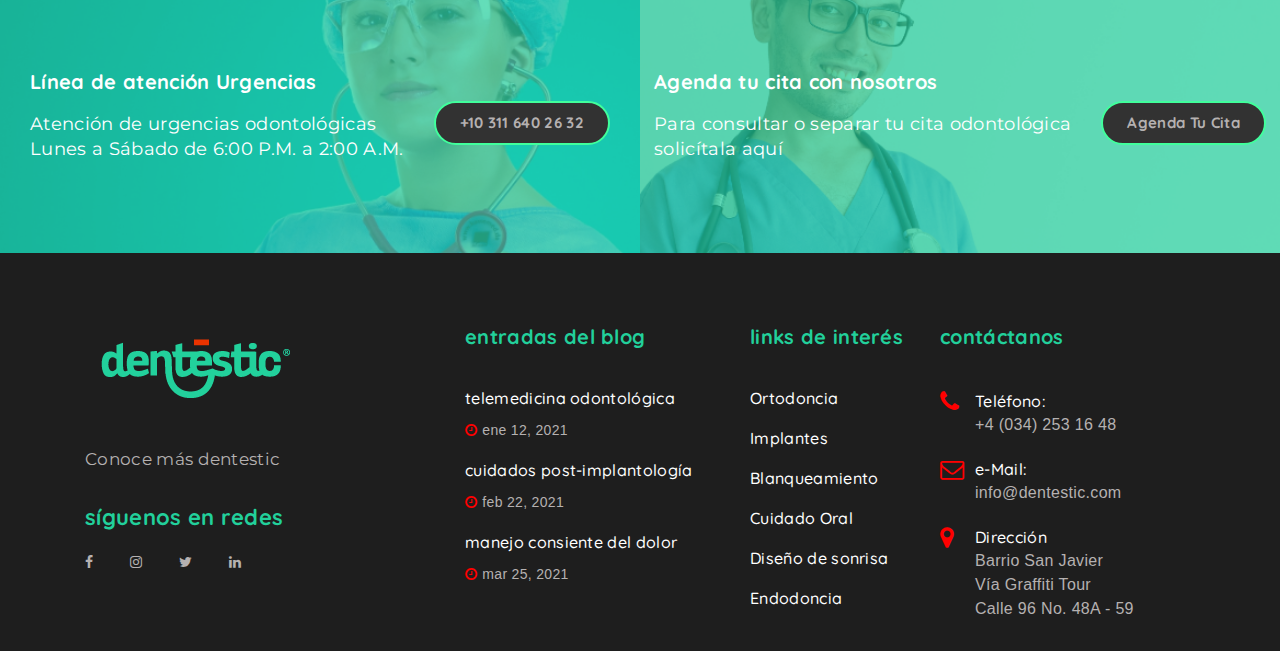
<file: contacto.html>
<!DOCTYPE html>
<html lang="es">

<head>
    <meta charset="UTF-8">

    <meta name="viewport" content="width=device-width, initial-scale=1, shrink-to-fit=no">

    <meta name="description" content="Ortodoncia en Medellin | Dentestic | Protesis Dentales en Medellin | Odontologos en Medellin | Clinicas Odontologicas en Medellin | 
    Periodoncia en Medellin | Ortodoncia en Medellin | Endodoncia en Medellin | Rehabilitación Oral en Medellin | Cirugia Oral en Medellin | Laboratorios Dentales en Medellin |
    Implantes Dentales en Medellin | Diseño de Sonrisa en Medellin | Blanqueamiento Dental en Medellin | Tratamiento de Ortodoncia en Medellin | Odontología Estética Medellín |
    Cirugía maxilofacial Medellin | Brackets Medellin | Carillas dentales estéticas Medellin | Coronas Dentales Medellin |  DENTESTIC | Dentestic  |
    Bichetomia en Medellin | Implantologia en Medellin | Consultorios Odontológicos Medellin | Prótesis Maxilar Medellin | Urgencias Odontologicas en Medellin, Envigado, Sabaneta, Bello, Rionegro
    | https://www.dentestic.com">

    <meta name="keywords" content="dentestic, clinicas dentestic, clinica dental dentestic, estetica dental dentestic, clinicas dentales, dentista, dentistas, dé">

    <meta name="author" content="Johnson Londoño">

    <meta http-equiv="X-UA-Compatible" content="ie=edge">

    <title> dentestic | estética dental </title>

    <!-- Google Font -->
    <link href="https://fonts.googleapis.com/css2?family=Montserrat:wght@300;400;500;600;700;800;900&display=swap" rel="stylesheet">
    <link href="https://fonts.googleapis.com/css2?family=Encode+Sans:wght@200;500;600;800;900&family=Quicksand:wght@500;600;700&display=swap" rel="stylesheet">

    <!-- favicon logo dentestic -->
    <link rel="icon" type="image/favicon" href="favicon.png" sizes="64x64">

    <!-- Css Styles -->
    <link rel="stylesheet" href="css/style.css" type="text/css">
    <link rel="stylesheet" href="css/bootstrap.min.css" type="text/css">
    <link rel="stylesheet" href="css/font-awesome.min.css" type="text/css">
    <link rel="stylesheet" href="css/elegant-icons.css" type="text/css">
    <link rel="stylesheet" href="css/nice-select.css" type="text/css">
    <link rel="stylesheet" href="css/owl.carousel.min.css" type="text/css">
    <link rel="stylesheet" href="css/magnific-popup.css" type="text/css">


    <!-- iconos feature servicios - dentestic -->
    <link rel="stylesheet" href="css/flaticon.css">
    <link rel="stylesheet" href="css/slicknav.min.css" type="text/css">
</head>

<body>

    <!-- Page Preloder -->
    <div id="preloder">
        <div class="loader"></div>
    </div>

    <!-- Sección Header -->
    <header class="header-section">
        <div class="container-fluid">
            <div class="container">
                <div class="nav-menu">
                    <div class="LogoTop">
                        <!--  Igual el centrado se lo ajusto en mi style.css -->
                        <img src="img/logo.png" alt="DentesticLogo">
                    </div>
                    <nav class="mainmenu mobile-menu">
                        <ul>
                            <li class="active"><a href="index.html">Inicio</a></li>
                            <li><a href="dentestic.html">dentestic</a></li>
                            <li><a href="servicios.html">Servicios</a></li>
                            <li>
                                <a href="galeria.html">Galería</a>
                            </li>
                            <li><a href="blog.html">Blog</a>
                                <ul class="dropdown">
                                    <li><a href="servicios.html">About Us</a></li>
                                    <li><a href="blog-single.html">Blog Details</a></li>
                                </ul>
                            </li>
                            <li><a href="contacto.html">Contacto</a></li>
                        </ul>
                    </nav>
                </div>
            </div>
            <div id="mobile-menu-wrap">
            </div>
    </header>
    <!-- Header End -->

    <!-- Breadcrumb Section Begin -->
    <section class="breadcrumb-section set-bg spad" data-setbg="img/about-bread.jpg">
        <div class="container">
            <div class="row">
                <div class="col-lg-12">
                    <div class="breadcrumb-text">
                        <div class="breadcrumb-controls">
                            <a href="index.html"><i class="fa fa-home"></i>Inicio</a>
                            <span>Contacto</span>
                        </div>
                    </div>
                </div>
            </div>
        </div>
    </section>
    <!-- Breadcrumb End -->

    <!-- Map Section Begin -->
    <div class="contact-map">
        <iframe src="https://www.google.com/maps/embed?pb=!1m18!1m12!1m3!1d3966.0607903344476!2d-75.62199183420913!3d6.255722148051357!2m3!1f0!2f0!3f0!3m2!1i1024!2i768!4f13.1!3m3!1m2!1s0x8e44297ddaaaaaab%3A0x99c366d4bef1251f!2sUnidad%20Intermedia%20de%20San%20Javier!
        5e0!3m2!1ses!2sco!4v1603952412053!5m2!1ses!2sco" height="590" frameborder="0" style="border:0;" allowfullscreen="" aria-hidden="false" tabindex="0"></iframe>
        <div class="map-hover">
            <h5>San Javier</h5>
            <ul>
                <li>Lunes: <span>06:30 - 11:00</span></li>
                <li>Miércoles: <span>07:00 - 22:00</span></li>
                <li>Viernes: <span>09:00 - 18:00</span></li>
                <li>Sabado: <span>09:00 - 18:00</span></li>
            </ul>
            <i class="icon_pin"></i>
        </div>
    </div>
    <!-- Map Section End -->

    <!-- Contact Section Begin -->
    <section class="contact-section spad">
        <div class="container">
            <div class="row">
                <div class="col-lg-3">
                    <div class="contact-info">
                        <ul><br><br>
                            <li><i class="fa fa-phone"></i>+57 (4) 6364545 45</li>
                            <li><i class="fa fa-envelope"></i>Info@dentestic.com</li>
                        </ul>
                    </div>
                    <div class="contact-address">
                        <h3>dirección</h3>
                        <ul>
                            <li><i class="fa fa-map-marker"></i> Barrio san Javier </li>
                            <li>Vía Graffiti Tour </li>
                            <li>Calle 96 No. 48A - 59</li>
                            <li>Medellín, CO.</li>
                            </li>
                        </ul>
                    </div>
                </div>
                <div class="col-lg-8 offset-lg-1">
                    <div class="contact-form">
                        <h4>Contáctanos</h4>
                        <form action="#">
                            <div class="row">
                                <div class="col-lg-6">
                                    <input type="text" placeholder="Nombre completo">
                                </div>
                                <div class="col-lg-6">
                                    <input type="text" placeholder="e-Mail">
                                </div>
                                <div class="col-lg-12">
                                    <textarea placeholder="Mensaje"></textarea>
                                    <button type="submit" class="c-btn">Enviar</button>
                                </div>
                            </div>
                        </form>
                    </div>
                </div>
            </div>
        </div>
    </section>
    <!-- Contact Section End -->

    <!-- Banner emergencias y agendas de citas -->
    <div class="Emergency_contact">
        <div class="container-fluid p-0">
            <div class="row no-gutters">
                <div class="col-xl-6">
                    <div class="single_emergency d-flex align-items-center justify-content-center emergencias_bg_1 overlay_verdeDentestic">
                        <div class="info">
                            <h3>Línea de atención Urgencias</h3>
                            <p>Atención de urgencias odontológicas <br>Lunes a Sábado de 6:00 P.M. a 2:00 A.M.</p>
                        </div>
                        <div class="info_button">
                            <a href="#" class="boxed-btn3-white">+10 311 640 26 32</a>
                        </div>
                    </div>
                </div>
                <div class="col-xl-6">
                    <div class="single_emergency d-flex align-items-center justify-content-center emergencias_bg_2 overlay_verdeDentestic">
                        <div class="info">
                            <h3>Agenda tu cita con nosotros</h3>
                            <p>Para consultar o separar tu cita odontológica <br> solicítala aquí</p>
                        </div>
                        <div class="info_button">
                            <a href="#" class="boxed-btn3-white">Agenda tu cita</a>
                        </div>
                    </div>
                </div>
            </div>
        </div>
    </div>
    <!-- Banner emergencias y agendas de citas - Fin -->

    <!-- Footer Section Begin -->
    <footer class="footer-section">
        <div class="container">
            <div class="row">
                <div class="col-lg-3">
                    <div class="footer-logo-item">
                        <div class="f-logo">
                            <a href="index.html"><img src="img/logo.png" alt="FooterLogo"></a>
                        </div>
                        <p>Conoce más dentestic</p>
                        <div class="social-links">
                            <h6>Síguenos en redes</h6>
                            <a href="https://www.facebook.com/"><i class="fa fa-facebook"></i></a>
                            <a href="https://www.instagram.com/"><i class="fa fa-instagram"></i></a>
                            <a href="https://www.twitter.com/"><i class="fa fa-twitter"></i></a>
                            <a href="https://www.linkedin.com"><i class="fa fa-linkedin"></i></a>
                        </div>
                    </div>
                </div>
                <div class="col-lg-3 offset-lg-1">
                    <div class="footer-widget">
                        <h5>Entradas del Blog</h5>
                        <div class="footer-blog">
                            <a href="#" class="fb-item">
                                <h6>telemedicina odontológica</h6>
                                <span class="blog-time"><i class="fa fa-clock-o"></i>Ene 12, 2021</span>
                            </a>
                            <a href="#" class="fb-item">
                                <h6>Cuidados post-implantología </h6>
                                <span class="blog-time"><i class="fa fa-clock-o"></i>Feb 22, 2021</span>
                            </a>
                            <a href="#" class="fb-item">
                                <h6>Manejo consiente del dolor</h6>
                                <span class="blog-time"><i class="fa fa-clock-o"></i>Mar 25, 2021</span>
                            </a>
                        </div>
                    </div>
                </div>
                <div class="col-lg-2">
                    <div class="footer-widget">
                        <h5>Links de Interés</h5>
                        <ul class="workout-program">
                            <li><a href="#">Ortodoncia</a></li>
                            <li><a href="#">Implantes</a></li>
                            <li><a href="#">Blanqueamiento</a></li>
                            <li><a href="#">Cuidado Oral</a></li>
                            <li><a href="#">Diseño de sonrisa</a></li>
                            <li><a href="#">Endodoncia</a></li>
                        </ul>
                    </div>
                </div>
                <div class="col-lg-3">
                    <div class="footer-widget">
                        <h5>Contáctanos</h5>
                        <ul class="footer-info">
                            <li>
                                <i class="fa fa-phone"></i>
                                <span>Teléfono:</span> +4 (034) 253 16 48
                            </li>
                            <li>
                                <i class="fa fa-envelope-o"></i>
                                <span>e-Mail:</span> info@dentestic.com
                            </li>
                            <li>
                                <i class="fa fa-map-marker"></i>
                                <span>Dirección</span> Barrio San Javier <br> Vía Graffiti Tour <br> Calle 96 No. 48A - 59
                            </li>
                        </ul>
                    </div>
                </div>
            </div>
        </div>
    </footer>
    <!-- Footer Section End -->

    <!-- Js Plugins -->
    <script src="js/jquery-3.3.1.min.js"></script>
    <script src="js/bootstrap.min.js"></script>
    <script src="js/jquery.magnific-popup.min.js"></script>
    <script src="js/mixitup.min.js"></script>
    <script src="js/jquery.nice-select.min.js"></script>
    <script src="js/jquery.slicknav.js"></script>
    <script src="js/owl.carousel.min.js"></script>
    <script src="js/masonry.pkgd.min.js"></script>
    <script src="js/main.js"></script>
</body>

</html>
</file>
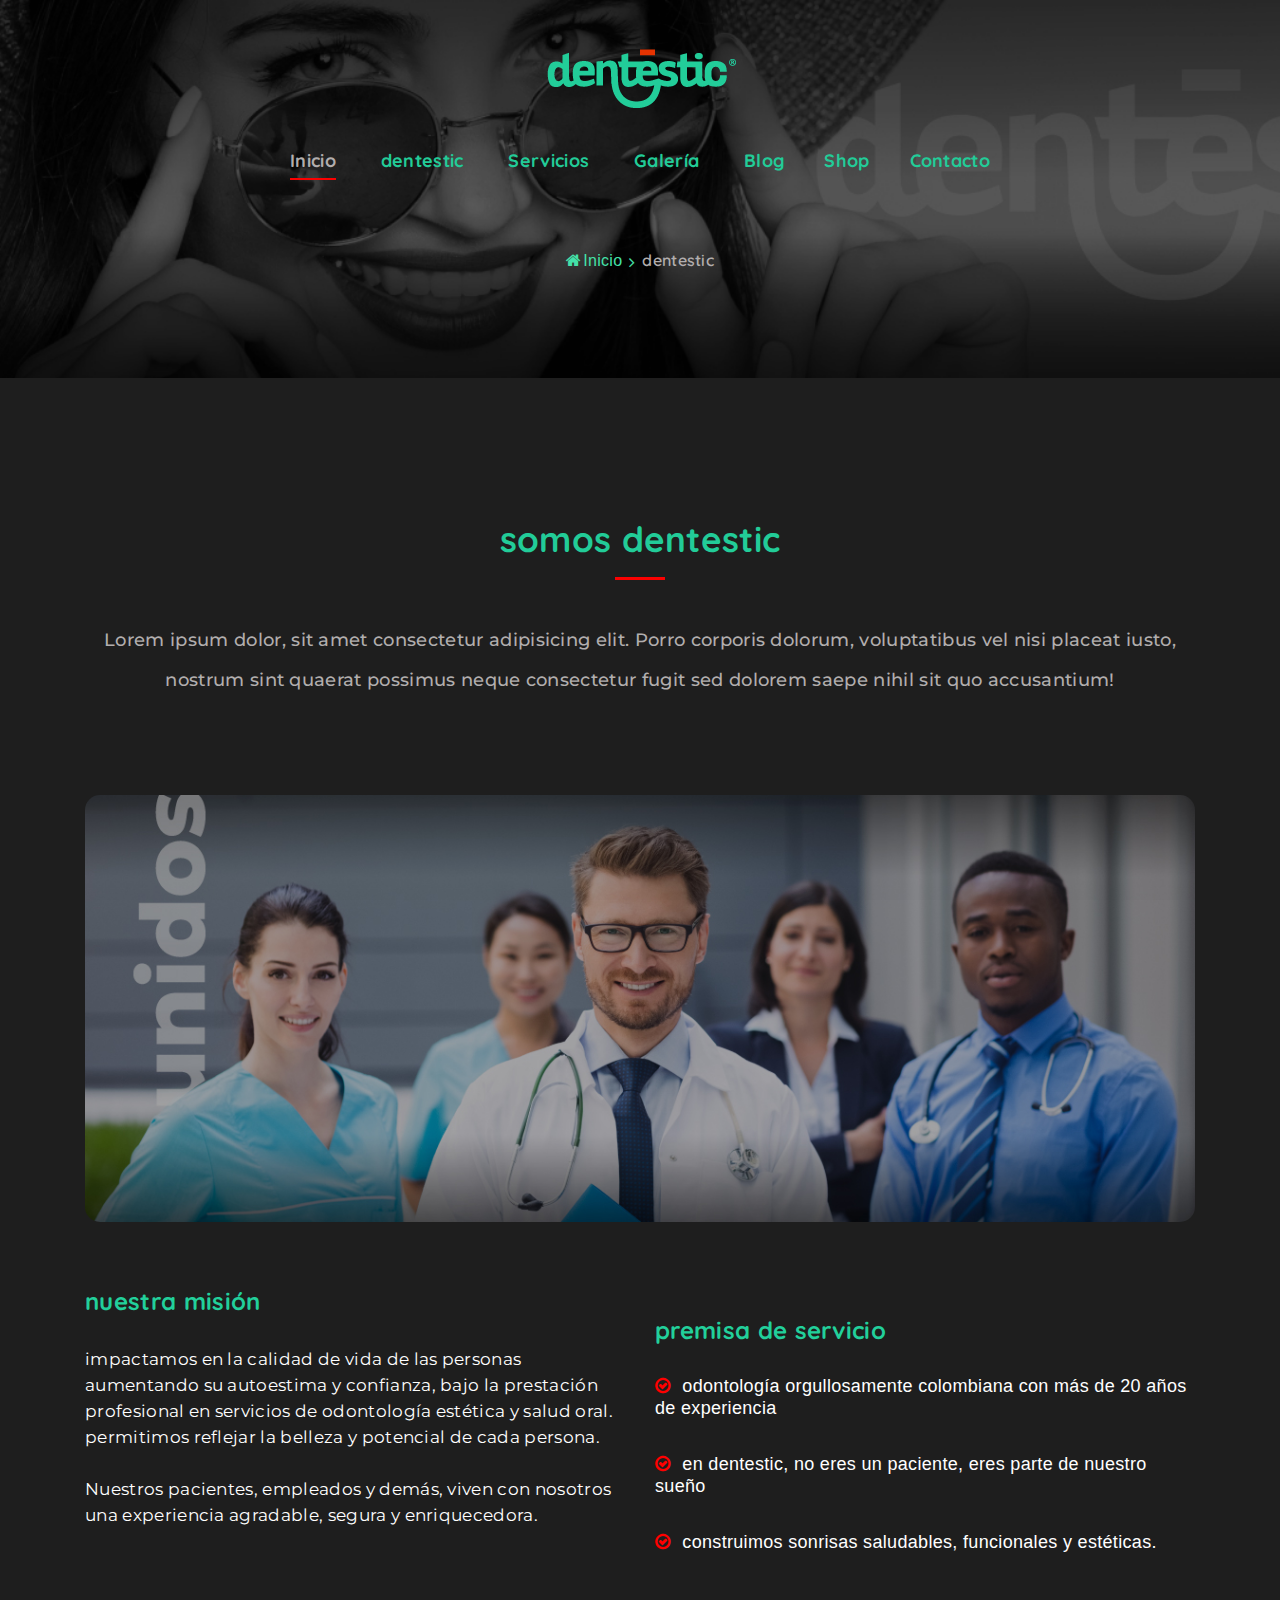
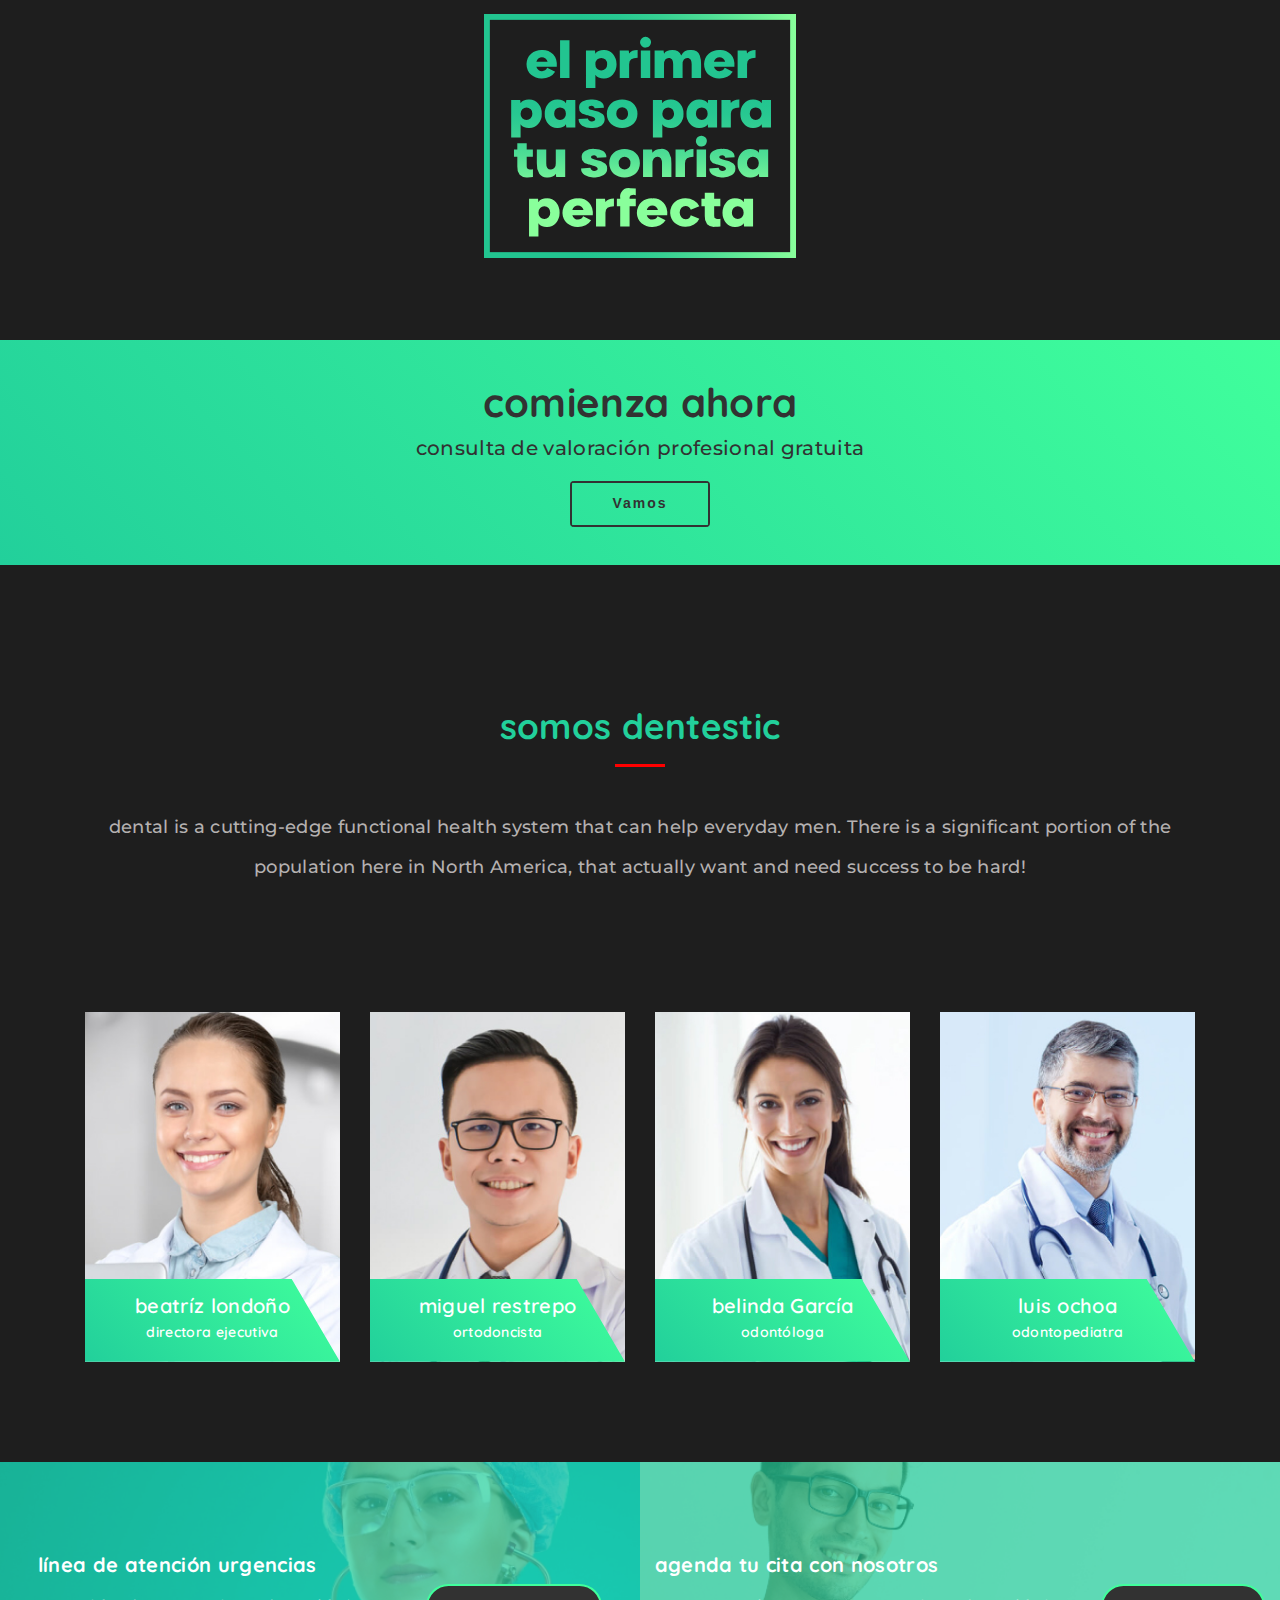
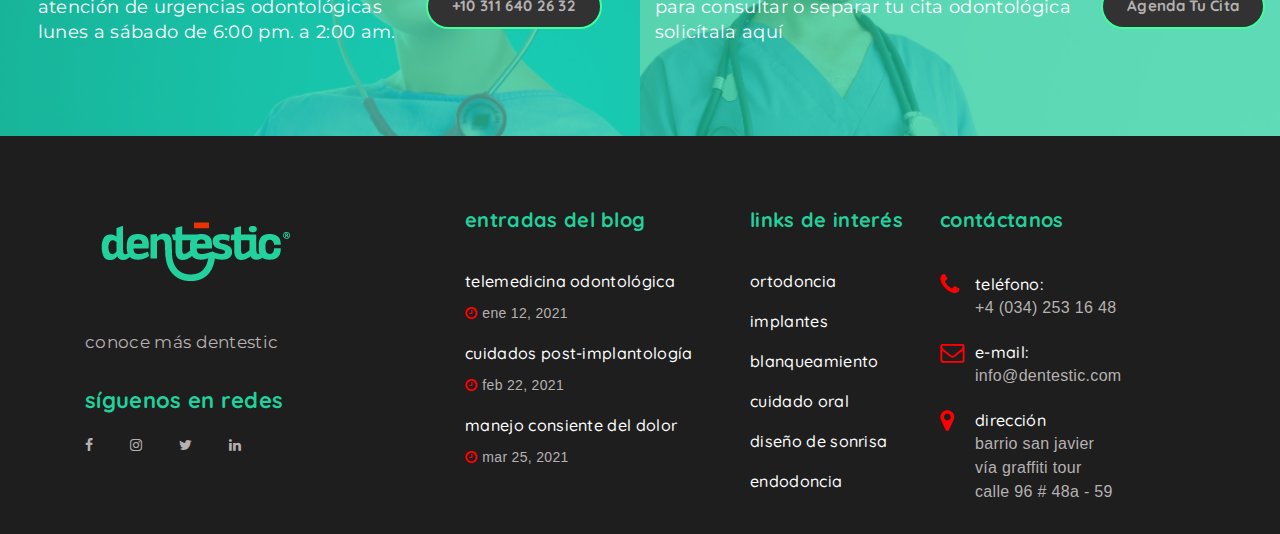
<file: dentestic.html>
<!DOCTYPE html>
<html lang="es">

<head>
    <meta charset="UTF-8">

    <meta name="viewport" content="width=device-width, initial-scale=1, shrink-to-fit=no">

    <meta name="description" content="Ortodoncia en Medellin | Dentestic | Protesis Dentales en Medellin | Odontologos en Medellin | Clinicas Odontologicas en Medellin | 
    Periodoncia en Medellin | Ortodoncia en Medellin | Endodoncia en Medellin | Rehabilitación Oral en Medellin | Cirugia Oral en Medellin | Laboratorios Dentales en Medellin |
    Implantes Dentales en Medellin | Diseño de Sonrisa en Medellin | Blanqueamiento Dental en Medellin | Tratamiento de Ortodoncia en Medellin | Odontología Estética Medellín |
    Cirugía maxilofacial Medellin | Brackets Medellin | Carillas dentales estéticas Medellin | Coronas Dentales Medellin |  DENTESTIC | Dentestic  |
    Bichetomia en Medellin | Implantologia en Medellin | Consultorios Odontológicos Medellin | Prótesis Maxilar Medellin | Urgencias Odontologicas en Medellin, Envigado, Sabaneta, Bello, Rionegro
    | https://www.dentestic.com">

    <meta name="keywords" content="dentestic, clinicas dentestic, clinica dental dentestic, estetica dental dentestic, clinicas dentales, dentista, dentistas, dé">

    <meta name="author" content="Johnson Londoño">

    <meta http-equiv="X-UA-Compatible" content="ie=edge">

    <title> dentestic | estética dental </title>

    <!-- Google Font -->
    <link href="https://fonts.googleapis.com/css2?family=Montserrat:wght@300;400;500;600;700;800;900&display=swap" rel="stylesheet">
    <link href="https://fonts.googleapis.com/css2?family=Encode+Sans:wght@200;500;600;800;900&family=Quicksand:wght@500;600;700&display=swap" rel="stylesheet">

    <!-- favicon logo dentestic -->
    <link rel="icon" type="image/favicon" href="favicon.png" sizes="64x64">

    <!-- Css Styles -->
    <link rel="stylesheet" href="css/style.css" type="text/css">
    <link rel="stylesheet" href="css/bootstrap.min.css" type="text/css">
    <link rel="stylesheet" href="css/font-awesome.min.css" type="text/css">
    <link rel="stylesheet" href="css/elegant-icons.css" type="text/css">
    <link rel="stylesheet" href="css/nice-select.css" type="text/css">
    <link rel="stylesheet" href="css/owl.carousel.min.css" type="text/css">
    <link rel="stylesheet" href="css/magnific-popup.css" type="text/css">


    <!-- iconos cualidades servicios - dentestic -->
    <link rel="stylesheet" href="css/flaticon.css">
    <link rel="stylesheet" href="css/slicknav.min.css" type="text/css">
</head>

<body>

    <!-- Page Preloder -->
    <div id="preloder">
        <div class="loader"></div>
    </div>


    <!-- Sección Header -->
    <header class="header-section">
        <div class="container-fluid">
            <div class="container">
                <div class="nav-menu">
                    <div class="LogoTop">
                        <img src="img/logo.png" alt="DentesticLogo">
                    </div>
                    <nav class="mainmenu mobile-menu">
                        <ul>
                            <li class="active"><a href="index.html">Inicio</a></li>
                            <li><a href="dentestic.html">dentestic</a></li>
                            <li><a href="servicios.html">Servicios</a></li>
                            <li>
                                <a href="galeria.html">Galería</a>
                            </li>
                            <li><a href="blog.html">Blog</a>
                                <li><a href="shop.html">Shop</a>
                                    <!--
                                        <ul class="dropdown">
                                     <li><a href="blog-single.html">Blog Details</a></li>
                                       <li><a href="servicios.html">About Us</a></li>
                                    </ul>
                                 -->
                                    <li><a href="contacto.html">Contacto</a></li>
                                </li>
                        </ul>
                    </nav>
                </div>
            </div>
            <div id="mobile-menu-wrap">
            </div>
    </header>
    <!-- Sección Header - Fin -->

    <!-- Breadcrumb Section Begin -->
    <div class="breadcrumb-section set-bg spad" data-setbg="img/about-bread.jpg">
        <div class="container">
            <div class="row">
                <div class="col-lg-12">
                    <div class="breadcrumb-text">
                        <!--<h2>Expertos en servicios de salud oral</h2> -->
                        <div class="breadcrumb-controls">
                            <a href="index.html"><i class="fa fa-home"></i>Inicio</a>
                            <span>dentestic</span>
                        </div>
                    </div>
                </div>
            </div>
        </div>
    </div>
    <!-- Breadcrumb End -->

    <!-- Sección Nosotros Dentestic -->
    <section class="aboutus-section spad">
        <div class="container">
            <div class="aboutus-page-text">
                <div class="row">
                    <div class="col-lg-12 m-auto">
                        <div class="section-title">
                            <h2>Somos dentestic</h2>
                            <p> Lorem ipsum dolor, sit amet consectetur adipisicing elit. Porro corporis dolorum, voluptatibus vel nisi placeat iusto, nostrum sint quaerat possimus neque consectetur fugit sed dolorem saepe nihil sit quo accusantium! </p>
                        </div>
                        <div class="nosotros">
                            <img src="img/about-us.jpg" alt="EquipoDentestic">
                        </div>
                    </div>
                </div>
                <div class="row">
                    <div class="col-lg-6">
                        <div class="about-us">
                            <h4>nuestra misión</h4>
                            <p>impactamos en la calidad de vida de las personas aumentando su autoestima y confianza, bajo la prestación profesional en servicios de odontología estética y salud oral. permitimos reflejar la belleza y potencial de cada persona.
                                <br> <br> Nuestros pacientes, empleados y demás, viven con nosotros una experiencia agradable, segura y enriquecedora.
                            </p>
                        </div>
                    </div>

                    <div class="col-lg-6">
                        <div class="about-quality">
                            <h4>premisa de servicio</h4>
                            <ul>
                                <li><i class="fa fa-check-circle-o"></i>odontología orgullosamente colombiana con más de 20 años de experiencia</li> <br>
                                <li><i class="fa fa-check-circle-o"></i>en dentestic, no eres un paciente, eres parte de nuestro sueño </li> <br>
                                <li><i class="fa fa-check-circle-o"></i>construimos sonrisas saludables, funcionales y estéticas.</li>
                            </ul>
                        </div>
                    </div>
                </div>
            </div>
        </div>

        <div class="col-lg-12">
            <div class="SloganDentestic">
                <img src="img/iconsSVG/iconosSVG/slogan.svg" alt="SloganDentestic">
            </div>
        </div>

    </section>
    <!-- Sección Nosotros Dentestic - Fin -->

    <!-- Barra de Acción a Citas -->
    <div class="cta-section">
        <div class="container">
            <div class="row">
                <div class="col-lg-12">
                    <div class="cta-text">
                        <h3>comienza ahora</h3>
                        <p>consulta de valoración profesional gratuita</p>
                    </div>
                    <center>
                        <a href="agenda.html" class="primary-btn cta-btn">vamos</a>
                    </center>
                </div>
            </div>
        </div>
    </div>
    <!-- Barra de Acción a Citas - Fin  -->

    <!-- Sección Doctores Dentestic -->
    <section class="trainer-section spad">
        <div class="container">
            <!--
            <div class="row">
                <div class="col-lg-12">
                    <div class="section-title">
                            <div class="SloganDentestic">
                                <img src="img/iconsSVG/iconosSVG/slogan.svg" alt="SloganDentestic">
                            </div>
                        </div>
                    </div>
                </div>
            -->
            <div class="row">
                <div class="col-lg-12">
                    <div class="section-title">
                        <h2>Somos dentestic</h2>
                        <p>dental is a cutting-edge functional health system that can help everyday men. There is a significant portion of the population here in North America, that actually want and need success to be hard!</p>
                    </div>
                </div>
            </div>
            <div class="row">
                <div class="col-lg-3 col-sm-6">
                    <div class="trainer-item">
                        <div class="ti-pic">
                            <img src="img/trainer/trainer-1.jpg" alt="">
                            <div class="ti-links">
                                <a href="https://www.facebook.com/"><i class="fa fa-facebook"></i></a>
                                <a href="https://www.pinterest.com/"><i class="fa fa-pinterest"></i></a>
                                <a href="https://www.linkedin.com/"><i class="fa fa-linkedin"></i></a>
                            </div>
                            <div class="trainer-text">
                                <h5>beatríz londoño <span> <br> directora ejecutiva</span></h5>
                            </div>
                        </div>
                    </div>
                </div>
                <div class="col-lg-3 col-sm-6">
                    <div class="trainer-item">
                        <div class="ti-pic">
                            <img src="img/trainer/trainer-2.jpg" alt="">
                            <div class="ti-links">
                                <a href="https://www.facebook.com/"><i class="fa fa-facebook"></i></a>
                                <a href="https://www.pinterest.com/"><i class="fa fa-pinterest"></i></a>
                                <a href="https://www.instagram.com/"><i class="fa fa-instagram"></i></a>
                            </div>
                            <div class="trainer-text">
                                <h5>miguel restrepo <br> <span>ortodoncista
                                    </span></h5>
                            </div>
                        </div>
                    </div>
                </div>
                <div class="col-lg-3 col-sm-6">
                    <div class="trainer-item">
                        <div class="ti-pic">
                            <img src="img/trainer/trainer-3.jpg" alt="">
                            <div class="ti-links">
                                <a href="https://www.facebook.com/"><i class="fa fa-facebook"></i></a>
                                <a href="https://www.twitter.com/"><i class="fa fa-twitter"></i></a>
                                <a href="https://www.instagram.com/"><i class="fa fa-instagram"></i></a>
                            </div>
                            <div class="trainer-text">
                                <h5>belinda García <span><br>odontóloga</span></h5>
                            </div>
                        </div>
                    </div>
                </div>
                <div class="col-lg-3 col-sm-6">
                    <div class="trainer-item">
                        <div class="ti-pic">
                            <img src="img/trainer/trainer-4.jpg" alt="">
                            <div class="ti-links">
                                <a href="https://www.facebook.com/"><i class="fa fa-facebook"></i></a>
                                <a href="https://www.pinterest.com/"><i class="fa fa-pinterest"></i></a>
                                <a href="https://www.linkedin.com/"><i class="fa fa-linkedin"></i></a>
                            </div>
                            <div class="trainer-text">
                                <h5>luis ochoa <span> <br>odontopediatra</span></h5>
                            </div>
                        </div>
                    </div>
                </div>
            </div>
        </div>
    </section>
    <!-- Sección Doctores Dentestic - Fin -->

    <!-- Banner emergencias y agendas de citas -->
    <div class="Emergency_contact">
        <div class="container-fluid p-0">
            <div class="row no-gutters">
                <div class="col-xl-6">
                    <div class="single_emergency d-flex align-items-center justify-content-center emergencias_bg_1 overlay_verdeDentestic">
                        <div class="info">
                            <h3>línea de atención urgencias</h3>
                            <p>atención de urgencias odontológicas <br>lunes a sábado de 6:00 pm. a 2:00 am.</p>
                        </div>
                        <div class="info_button">
                            <a href="#" class="boxed-btn3-white">+10 311 640 26 32</a>
                        </div>
                    </div>
                </div>
                <div class="col-xl-6">
                    <div class="single_emergency d-flex align-items-center justify-content-center emergencias_bg_2 overlay_verdeDentestic">
                        <div class="info">
                            <h3>agenda tu cita con nosotros</h3>
                            <p>para consultar o separar tu cita odontológica <br> solicítala aquí</p>
                        </div>
                        <div class="info_button">
                            <a href="#" class="boxed-btn3-white">agenda tu cita</a>
                        </div>
                    </div>
                </div>
            </div>
        </div>
    </div>
    <!-- Banner emergencias y agendas de citas - Fin -->

    <!-- Sección Footer  -->
    <footer class="footer-section">
        <div class="container">
            <div class="row">
                <div class="col-lg-3">
                    <div class="footer-logo-item">
                        <div class="f-logo">
                            <a href="index.html"><img src="img/logo.png" alt="FooterLogo"></a>
                        </div>
                        <p>conoce más dentestic</p>
                        <div class="social-links">
                            <h6>síguenos en redes</h6>
                            <a href="https://www.facebook.com/"><i class="fa fa-facebook"></i></a>
                            <a href="https://www.instagram.com/"><i class="fa fa-instagram"></i></a>
                            <a href="https://www.twitter.com/"><i class="fa fa-twitter"></i></a>
                            <a href="https://www.linkedin.com"><i class="fa fa-linkedin"></i></a>
                        </div>
                    </div>
                </div>
                <div class="col-lg-3 offset-lg-1">
                    <div class="footer-widget">
                        <h5>entradas del Blog</h5>
                        <div class="footer-blog">
                            <a href="#" class="fb-item">
                                <h6>telemedicina odontológica</h6>
                                <span class="blog-time"><i class="fa fa-clock-o"></i>ene 12, 2021</span>
                            </a>
                            <a href="#" class="fb-item">
                                <h6>cuidados post-implantología </h6>
                                <span class="blog-time"><i class="fa fa-clock-o"></i>feb 22, 2021</span>
                            </a>
                            <a href="#" class="fb-item">
                                <h6>manejo consiente del dolor</h6>
                                <span class="blog-time"><i class="fa fa-clock-o"></i>mar 25, 2021</span>
                            </a>
                        </div>
                    </div>
                </div>
                <div class="col-lg-2">
                    <div class="footer-widget">
                        <h5>links de interés</h5>
                        <ul class="workout-program">
                            <li><a href="#">ortodoncia</a></li>
                            <li><a href="#">implantes</a></li>
                            <li><a href="#">blanqueamiento</a></li>
                            <li><a href="#">cuidado oral</a></li>
                            <li><a href="#">diseño de sonrisa</a></li>
                            <li><a href="#">endodoncia</a></li>
                        </ul>
                    </div>
                </div>
                <div class="col-lg-3">
                    <div class="footer-widget">
                        <h5>contáctanos</h5>
                        <ul class="footer-info">
                            <li>
                                <i class="fa fa-phone"></i>
                                <span>teléfono:</span> +4 (034) 253 16 48
                            </li>
                            <li>
                                <i class="fa fa-envelope-o"></i>
                                <span>e-mail:</span> info@dentestic.com
                            </li>
                            <li>
                                <i class="fa fa-map-marker"></i>
                                <span>dirección</span> barrio san javier <br> vía graffiti tour <br> calle 96 # 48a - 59
                            </li>
                        </ul>
                    </div>
                </div>
            </div>
        </div>
    </footer>
    <!-- Footer Section End -->

    <!-- Js Plugins -->
    <script src="js/jquery-3.3.1.min.js"></script>
    <script src="js/bootstrap.min.js"></script>
    <script src="js/jquery.magnific-popup.min.js"></script>
    <script src="js/mixitup.min.js"></script>
    <script src="js/jquery.nice-select.min.js"></script>
    <script src="js/jquery.slicknav.js"></script>
    <script src="js/owl.carousel.min.js"></script>
    <script src="js/masonry.pkgd.min.js"></script>
    <script src="js/main.js"></script>
</body>

</html>
</file>
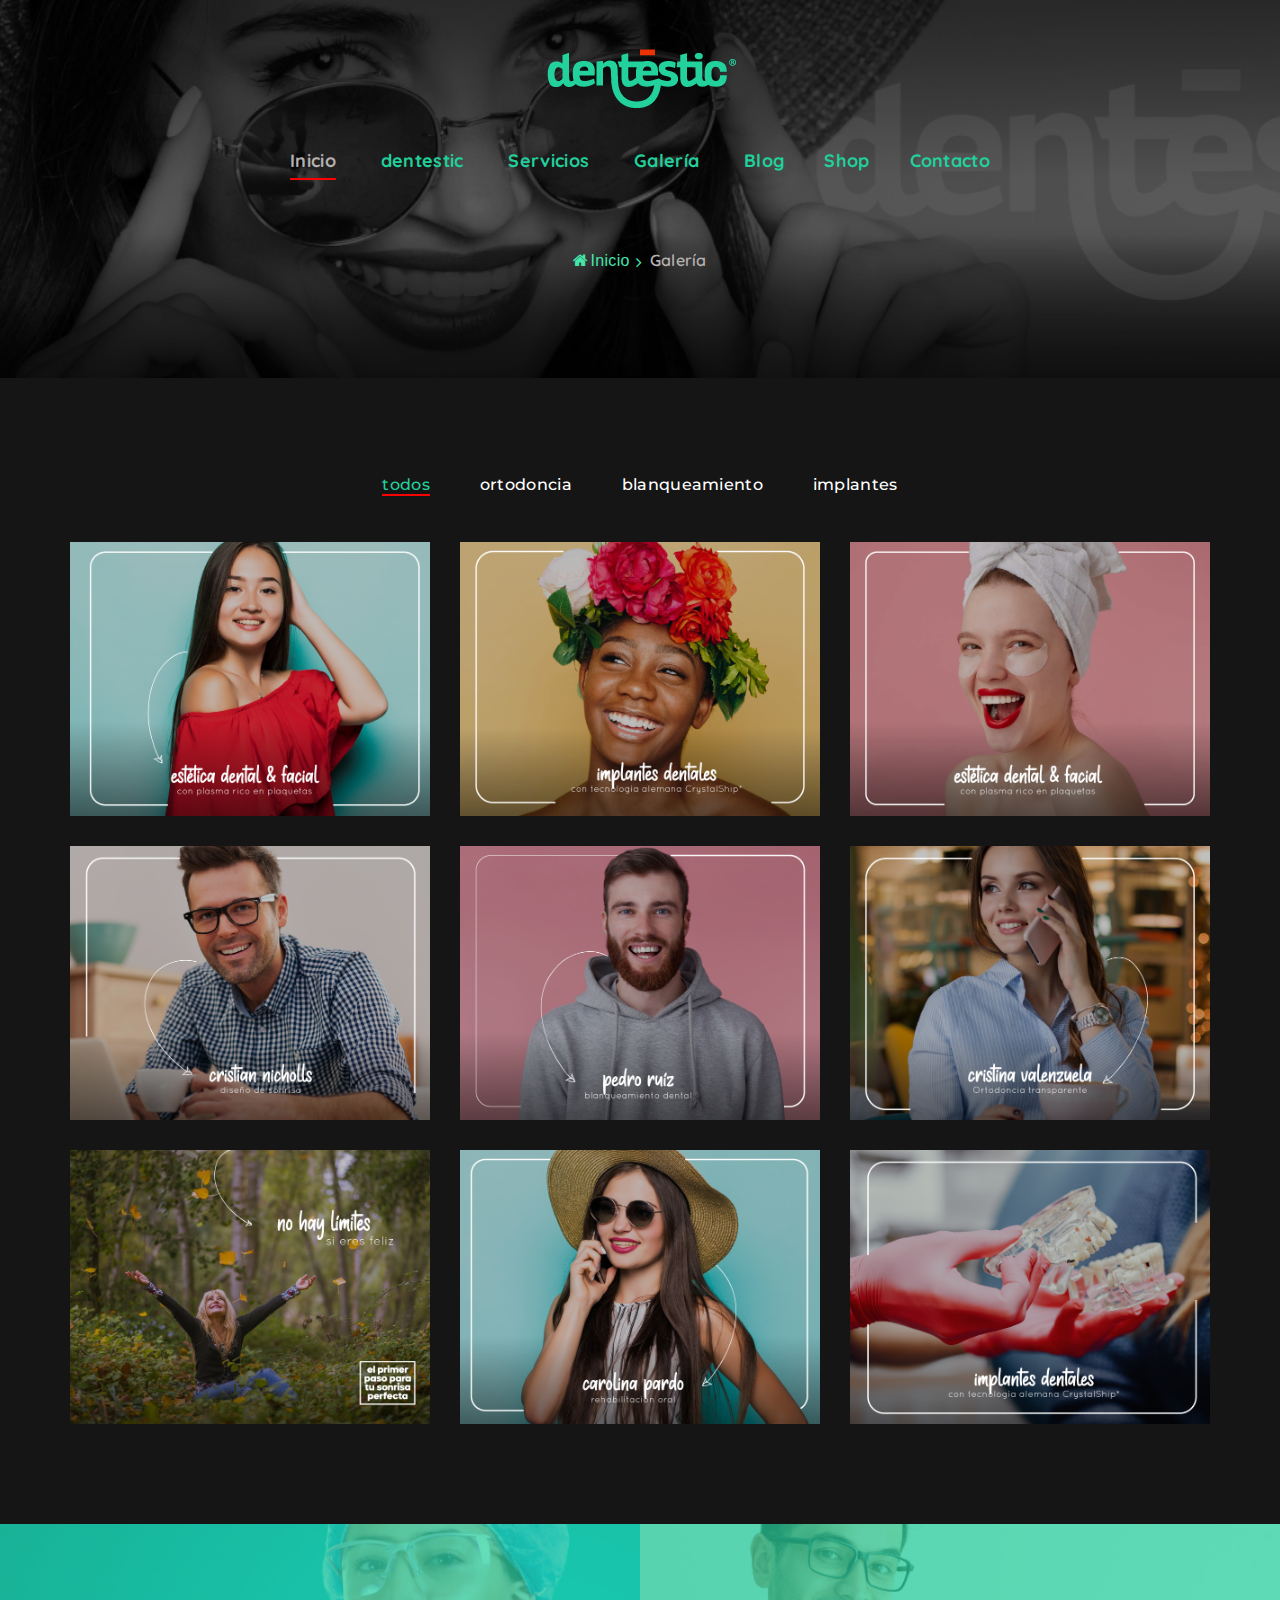
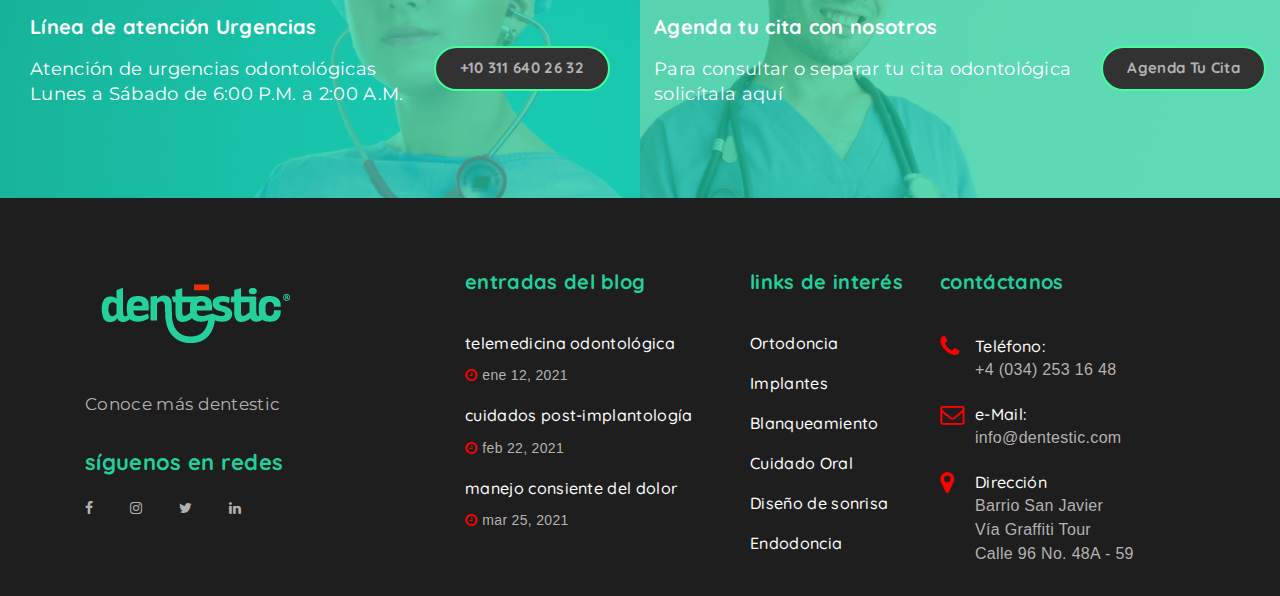
<file: galeria.html>
<!DOCTYPE html>
<html lang="es">

<head>
    <meta charset="UTF-8">

    <meta name="viewport" content="width=device-width, initial-scale=1, shrink-to-fit=no">

    <meta name="description" content="Ortodoncia en Medellin | Dentestic | Protesis Dentales en Medellin | Odontologos en Medellin | Clinicas Odontologicas en Medellin | 
    Periodoncia en Medellin | Ortodoncia en Medellin | Endodoncia en Medellin | Rehabilitación Oral en Medellin | Cirugia Oral en Medellin | Laboratorios Dentales en Medellin |
    Implantes Dentales en Medellin | Diseño de Sonrisa en Medellin | Blanqueamiento Dental en Medellin | Tratamiento de Ortodoncia en Medellin | Odontología Estética Medellín |
    Cirugía maxilofacial Medellin | Brackets Medellin | Carillas dentales estéticas Medellin | Coronas Dentales Medellin |  DENTESTIC | Dentestic  |
    Bichetomia en Medellin | Implantologia en Medellin | Consultorios Odontológicos Medellin | Prótesis Maxilar Medellin | Urgencias Odontologicas en Medellin, Envigado, Sabaneta, Bello, Rionegro
    | https://www.dentestic.com">

    <meta name="keywords" content="dentestic, clinicas dentestic, clinica dental dentestic, estetica dental dentestic, clinicas dentales, dentista, dentistas, dé">

    <meta name="author" content="Johnson Londoño">

    <meta http-equiv="X-UA-Compatible" content="ie=edge">

    <title> dentestic | estética dental </title>

    <!-- Google Font -->
    <link href="https://fonts.googleapis.com/css2?family=Montserrat:wght@300;400;500;600;700;800;900&display=swap" rel="stylesheet">
    <link href="https://fonts.googleapis.com/css2?family=Encode+Sans:wght@200;500;600;800;900&family=Quicksand:wght@500;600;700&display=swap" rel="stylesheet">

    <!-- favicon logo dentestic -->
    <link rel="icon" type="image/favicon" href="favicon.png" sizes="64x64">

    <!-- Css Styles -->
    <link rel="stylesheet" href="css/style.css" type="text/css">
    <link rel="stylesheet" href="css/bootstrap.min.css" type="text/css">
    <link rel="stylesheet" href="css/font-awesome.min.css" type="text/css">
    <link rel="stylesheet" href="css/elegant-icons.css" type="text/css">
    <link rel="stylesheet" href="css/nice-select.css" type="text/css">
    <link rel="stylesheet" href="css/owl.carousel.min.css" type="text/css">
    <link rel="stylesheet" href="css/magnific-popup.css" type="text/css">


    <!-- iconos feature servicios - dentestic -->
    <link rel="stylesheet" href="css/flaticon.css">
    <link rel="stylesheet" href="css/slicknav.min.css" type="text/css">
</head>

<body>

    <!-- Page Preloder -->
    <div id="preloder">
        <div class="loader"></div>
    </div>


    <!-- Sección Header -->
    <header class="header-section">
        <div class="container-fluid">
            <div class="container">
                <div class="nav-menu">
                    <div class="LogoTop">
                        <img src="img/logo.png" alt="DentesticLogo">
                    </div>
                    <nav class="mainmenu mobile-menu">
                        <ul>
                            <li class="active"><a href="index.html">Inicio</a></li>
                            <li><a href="dentestic.html">dentestic</a></li>
                            <li><a href="servicios.html">Servicios</a></li>
                            <li>
                                <a href="galeria.html">Galería</a>
                            </li>
                            <li><a href="blog.html">Blog</a>
                                <li><a href="shop.html">Shop</a>
                                    <!--
                                        <ul class="dropdown">
                                     <li><a href="blog-single.html">Blog Details</a></li>
                                       <li><a href="servicios.html">About Us</a></li>
                                    </ul>
                                 -->
                                    <li><a href="contacto.html">Contacto</a></li>
                                </li>
                        </ul>
                    </nav>
                </div>
            </div>
            <div id="mobile-menu-wrap">
            </div>
    </header>
    <!-- Sección Header - Fin -->

    <!-- Breadcrumb Section Begin -->
    <section class="breadcrumb-section set-bg spad" data-setbg="img/about-bread.jpg">
        <div class="container">
            <div class="row">
                <div class="col-lg-12">
                    <div class="breadcrumb-text">

                        <div class="breadcrumb-controls">
                            <a href="index.html"><i class="fa fa-home"></i>Inicio</a>
                            <span>Galería</span>
                        </div>
                    </div>
                </div>
            </div>
        </div>
    </section>
    <!-- Breadcrumb End -->


    <!-- Gallery Section Begin -->
    <section class="gallery-section spad">
        <div class="container">
            <div class="row">
                <div class="col-lg-12">
                    <div class="gallery-controls">
                        <ul>
                            <li class="active" data-filter="*">TODOS</li>
                            <li data-filter=".crossfit">Ortodoncia</li>
                            <li data-filter=".workout">Blanqueamiento</li>
                            <li data-filter=".gym">Implantes</li>
                        </ul>
                    </div>
                </div>
                <div class="row gallery-filter">
                    <div class="col-lg-4 col-sm-6 mix crossfit workout">
                        <div class="gallery-item">
                            <img src="img/galeria/gallery-1.jpg" alt="GaleriaUno">
                            <div class="gi-hover-warp">
                                <div class="gi-hover ">
                                    <a href="img/galeria/gallery-1.jpg" class="image-popup"><i class="fa fa-search-plus "></i></a>
                                    <a href="#"><i class="fa fa-chain "></i></a>
                                    <h6>proceso integral y post operatorio <span> <strong>estetica dental</strong></span></h6>
                                </div>
                            </div>
                        </div>
                    </div>
                    <div class="col-lg-4 col-sm-6 mix workout gym">
                        <div class="gallery-item">
                            <img src="img/galeria/gallery-2.jpg" alt="GaleriaDos">
                            <div class="gi-hover-warp">
                                <div class="gi-hover">
                                    <a href="img/galeria/gallery-2.jpg" class="image-popup"><i class="fa fa-search-plus "></i></a>
                                    <a href="#"><i class="fa fa-chain "></i></a>
                                    <h6>proceso integral y post operatorio <span> <strong>estetica dental</strong></span></h6>
                                </div>
                            </div>
                        </div>
                    </div>
                    <div class="col-lg-4 col-sm-6 mix workout">
                        <div class="gallery-item">
                            <img src="img/galeria/gallery-3.jpg" alt="GaleriaTres">
                            <div class="gi-hover-warp ">
                                <div class="gi-hover ">
                                    <a href="img/galeria/gallery-3.jpg" class="image-popup"><i class="fa fa-search-plus "></i></a>
                                    <a href="# "><i class="fa fa-chain "></i></a>
                                    <h6>proceso integral y post operatorio <span> <strong>estetica dental</strong></span></h6>
                                </div>
                            </div>
                        </div>
                    </div>
                    <div class="col-lg-4 col-sm-6 mix gym">
                        <div class="gallery-item">
                            <img src="img/galeria/gallery-4.jpg" alt="GaleriaCuatro">
                            <div class="gi-hover-warp ">
                                <div class="gi-hover ">
                                    <a href="img/galeria/gallery-4.jpg" class="image-popup"><i
                                        class="fa fa-search-plus "></i></a>
                                    <a href="# "><i class="fa fa-chain "></i></a>
                                    <h6>proceso integral y post operatorio <span> <strong>estetica dental</strong></span></h6>

                                </div>
                            </div>
                        </div>
                    </div>
                    <div class="col-lg-4 col-sm-6 mix crossfit">
                        <div class="gallery-item">
                            <img src="img/galeria/gallery-5.jpg" alt="GaleriaCinco">
                            <div class="gi-hover-warp ">
                                <div class="gi-hover ">
                                    <a href="img/galeria/gallery-5.jpg" class="image-popup"><i class="fa fa-search-plus"></i></a>
                                    <a href="# "><i class="fa fa-chain "></i></a>
                                    <h6>proceso integral y post operatorio <span> <strong>estetica dental</strong></span></h6>
                                </div>
                            </div>
                        </div>
                    </div>
                    <div class="col-lg-4 col-sm-6 mix gym crossfit">
                        <div class="gallery-item">
                            <img src="img/galeria/gallery-6.jpg" alt="GaleriaSeis">
                            <div class="gi-hover-warp">
                                <div class="gi-hover">
                                    <a href="img/galeria/gallery-6.jpg" class="image-popup"><i class="fa fa-search-plus "></i></a>
                                    <a href="# "><i class="fa fa-chain "></i></a>
                                    <h6>proceso integral y post operatorio <span> <strong>estetica dental</strong></span></h6>
                                </div>
                            </div>
                        </div>
                    </div>
                    <div class="col-lg-4 col-sm-6 mix workout">
                        <div class="gallery-item">
                            <img src="img/galeria/gallery-7.jpg" alt="GaleriaSiete">
                            <div class="gi-hover-warp">
                                <div class="gi-hover">
                                    <a href="img/galeria/gallery-7.jpg" class="image-popup"><i class="fa fa-search-plus "></i></a>
                                    <a href="# "><i class="fa fa-chain "></i></a>
                                    <h6>proceso integral y post operatorio <span> <strong>estetica dental</strong></span></h6>

                                </div>
                            </div>
                        </div>
                    </div>
                    <div class="col-lg-4 col-sm-6 mix crossfit gym">
                        <div class="gallery-item ">
                            <img src="img/galeria/gallery-8.jpg" alt="GaleriaOcho">
                            <div class="gi-hover-warp ">
                                <div class="gi-hover ">
                                    <a href="img/galeria/gallery-8.jpg" class="image-popup"><i class="fa fa-search-plus "></i></a>
                                    <a href="# "><i class="fa fa-chain "></i></a>
                                    <h6>proceso integral y post operatorio <span> <strong>estetica dental</strong></span></h6>
                                </div>
                            </div>
                        </div>
                    </div>
                    <div class="col-lg-4 col-sm-6 mix crossfit gym workout ">
                        <div class="gallery-item ">
                            <img src="img/galeria/gallery-9.jpg" alt="GaleriaNueve">
                            <div class="gi-hover-warp ">
                                <div class="gi-hover ">
                                    <a href="img/galeria/gallery-9.jpg" class="image-popup"><i
                                        class="fa fa-search-plus "></i></a>
                                    <a href="# "><i class="fa fa-chain "></i></a>
                                    <h6>proceso integral y post operatorio <span> <strong>estetica dental</strong></span></h6>
                                </div>
                            </div>
                        </div>
                    </div>
                </div>
            </div>
    </section>
    <!-- Gallery Section End -->


    <!-- Banner emergencias y agendas de citas -->
    <div class="Emergency_contact">
        <div class="container-fluid p-0">
            <div class="row no-gutters">
                <div class="col-xl-6">
                    <div class="single_emergency d-flex align-items-center justify-content-center emergencias_bg_1 overlay_verdeDentestic">
                        <div class="info">
                            <h3>Línea de atención Urgencias</h3>
                            <p>Atención de urgencias odontológicas <br>Lunes a Sábado de 6:00 P.M. a 2:00 A.M.</p>
                        </div>
                        <div class="info_button">
                            <a href="#" class="boxed-btn3-white">+10 311 640 26 32</a>
                        </div>
                    </div>
                </div>
                <div class="col-xl-6">
                    <div class="single_emergency d-flex align-items-center justify-content-center emergencias_bg_2 overlay_verdeDentestic">
                        <div class="info">
                            <h3>Agenda tu cita con nosotros</h3>
                            <p>Para consultar o separar tu cita odontológica <br> solicítala aquí</p>
                        </div>
                        <div class="info_button">
                            <a href="#" class="boxed-btn3-white">Agenda tu cita</a>
                        </div>
                    </div>
                </div>
            </div>
        </div>
    </div>
    <!-- Banner emergencias y agendas de citas - Fin -->


    <!-- Footer Section Begin -->
    <footer class="footer-section">
        <div class="container">
            <div class="row">
                <div class="col-lg-3">
                    <div class="footer-logo-item">
                        <div class="f-logo">
                            <a href="index.html"><img src="img/logo.png" alt="FooterLogo"></a>
                        </div>
                        <p>Conoce más dentestic</p>
                        <div class="social-links">
                            <h6>Síguenos en redes</h6>
                            <a href="https://www.facebook.com/"><i class="fa fa-facebook"></i></a>
                            <a href="https://www.instagram.com/"><i class="fa fa-instagram"></i></a>
                            <a href="https://www.twitter.com/"><i class="fa fa-twitter"></i></a>
                            <a href="https://www.linkedin.com"><i class="fa fa-linkedin"></i></a>
                        </div>
                    </div>
                </div>
                <div class="col-lg-3 offset-lg-1">
                    <div class="footer-widget">
                        <h5>Entradas del Blog</h5>
                        <div class="footer-blog">
                            <a href="#" class="fb-item">
                                <h6>telemedicina odontológica</h6>
                                <span class="blog-time"><i class="fa fa-clock-o"></i>Ene 12, 2021</span>
                            </a>
                            <a href="#" class="fb-item">
                                <h6>Cuidados post-implantología </h6>
                                <span class="blog-time"><i class="fa fa-clock-o"></i>Feb 22, 2021</span>
                            </a>
                            <a href="#" class="fb-item">
                                <h6>Manejo consiente del dolor</h6>
                                <span class="blog-time"><i class="fa fa-clock-o"></i>Mar 25, 2021</span>
                            </a>
                        </div>
                    </div>
                </div>
                <div class="col-lg-2">
                    <div class="footer-widget">
                        <h5>Links de Interés</h5>
                        <ul class="workout-program">
                            <li><a href="#">Ortodoncia</a></li>
                            <li><a href="#">Implantes</a></li>
                            <li><a href="#">Blanqueamiento</a></li>
                            <li><a href="#">Cuidado Oral</a></li>
                            <li><a href="#">Diseño de sonrisa</a></li>
                            <li><a href="#">Endodoncia</a></li>
                        </ul>
                    </div>
                </div>
                <div class="col-lg-3">
                    <div class="footer-widget">
                        <h5>Contáctanos</h5>
                        <ul class="footer-info">
                            <li>
                                <i class="fa fa-phone"></i>
                                <span>Teléfono:</span> +4 (034) 253 16 48
                            </li>
                            <li>
                                <i class="fa fa-envelope-o"></i>
                                <span>e-Mail:</span> info@dentestic.com
                            </li>
                            <li>
                                <i class="fa fa-map-marker"></i>
                                <span>Dirección</span> Barrio San Javier <br> Vía Graffiti Tour <br> Calle 96 No. 48A - 59
                            </li>
                        </ul>
                    </div>
                </div>
            </div>
        </div>

    </footer>
    <!-- Footer Section End -->



    <!-- Js Plugins -->
    <script src="js/jquery-3.3.1.min.js "></script>
    <script src="js/bootstrap.min.js "></script>
    <script src="js/jquery.magnific-popup.min.js "></script>
    <script src="js/mixitup.min.js "></script>
    <script src="js/jquery.nice-select.min.js "></script>
    <script src="js/jquery.slicknav.js "></script>
    <script src="js/owl.carousel.min.js "></script>
    <script src="js/masonry.pkgd.min.js "></script>
    <script src="js/main.js "></script>
</body>

</html>
</file>
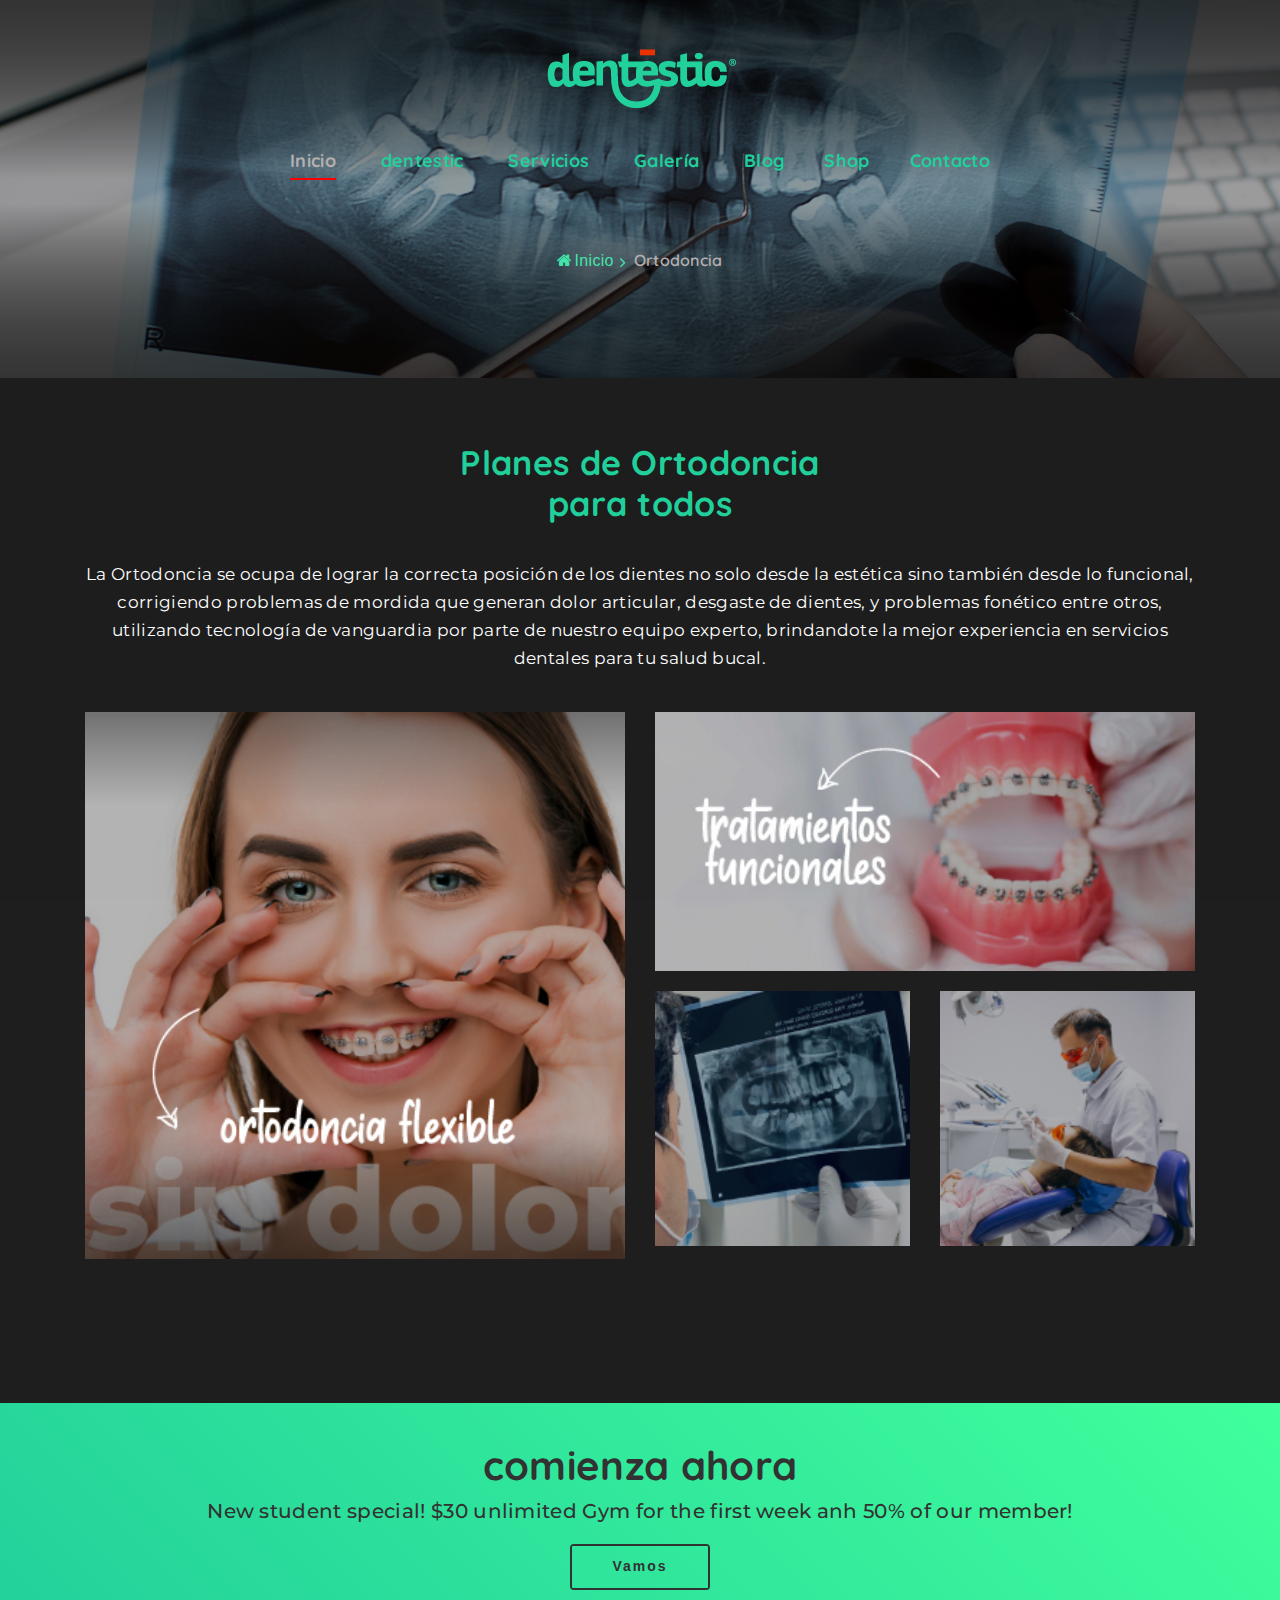
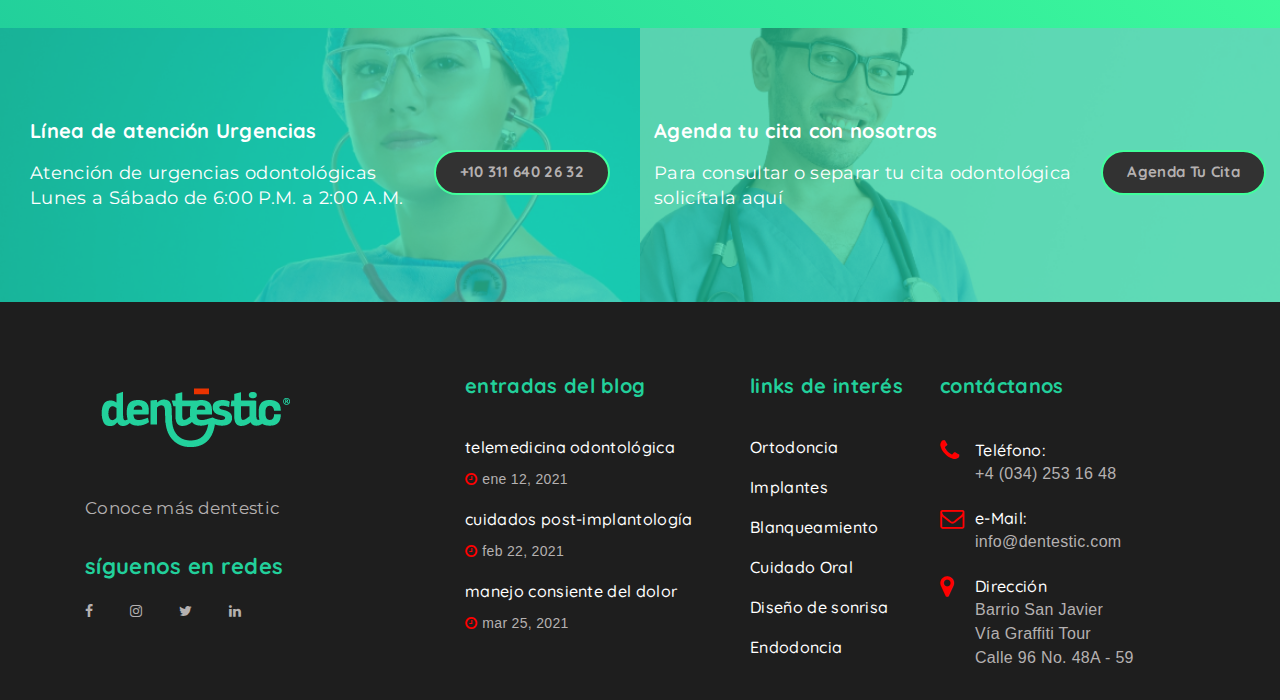
<file: ortodoncia.html>
<!DOCTYPE html>
<html lang="es">

<head>
    <meta charset="UTF-8">

    <meta name="viewport" content="width=device-width, initial-scale=1, shrink-to-fit=no">

    <meta name="description" content="Ortodoncia en Medellin | Dentestic | Protesis Dentales en Medellin | Odontologos en Medellin | Clinicas Odontologicas en Medellin | 
    Periodoncia en Medellin | Ortodoncia en Medellin | Endodoncia en Medellin | Rehabilitación Oral en Medellin | Cirugia Oral en Medellin | Laboratorios Dentales en Medellin |
    Implantes Dentales en Medellin | Diseño de Sonrisa en Medellin | Blanqueamiento Dental en Medellin | Tratamiento de Ortodoncia en Medellin | Odontología Estética Medellín |
    Cirugía maxilofacial Medellin | Brackets Medellin | Carillas dentales estéticas Medellin | Coronas Dentales Medellin |  DENTESTIC | Dentestic  |
    Bichetomia en Medellin | Implantologia en Medellin | Consultorios Odontológicos Medellin | Prótesis Maxilar Medellin | Urgencias Odontologicas en Medellin, Envigado, Sabaneta, Bello, Rionegro
    | https://www.dentestic.com">

    <meta name="keywords" content="dentestic, clinicas dentestic, clinica dental dentestic, estetica dental dentestic, clinicas dentales, dentista, dentistas, dé">

    <meta name="author" content="Johnson Londoño">

    <meta http-equiv="X-UA-Compatible" content="ie=edge">

    <title> dentestic | estética dental </title>

    <!-- Google Font -->
    <link href="https://fonts.googleapis.com/css2?family=Montserrat:wght@300;400;500;600;700;800;900&display=swap" rel="stylesheet">
    <link href="https://fonts.googleapis.com/css2?family=Encode+Sans:wght@200;500;600;800;900&family=Quicksand:wght@500;600;700&display=swap" rel="stylesheet">

    <!-- favicon logo dentestic -->
    <link rel="icon" type="image/favicon" href="favicon.png" sizes="64x64">

    <!-- Css Styles -->
    <link rel="stylesheet" href="css/style.css" type="text/css">
    <link rel="stylesheet" href="css/bootstrap.min.css" type="text/css">
    <link rel="stylesheet" href="css/font-awesome.min.css" type="text/css">
    <link rel="stylesheet" href="css/elegant-icons.css" type="text/css">
    <link rel="stylesheet" href="css/nice-select.css" type="text/css">
    <link rel="stylesheet" href="css/owl.carousel.min.css" type="text/css">
    <link rel="stylesheet" href="css/magnific-popup.css" type="text/css">


    <!-- iconos feature servicios - dentestic -->
    <link rel="stylesheet" href="css/flaticon.css">
    <link rel="stylesheet" href="css/slicknav.min.css" type="text/css">
</head>

<body>

    <!-- Page Preloder -->
    <div id="preloder">
        <div class="loader"></div>
    </div>



    <!-- Sección Header -->
    <header class="header-section">
        <div class="container-fluid">
            <div class="container">
                <div class="nav-menu">
                    <div class="LogoTop">
                        <img src="img/logo.png" alt="DentesticLogo">
                    </div>
                    <nav class="mainmenu mobile-menu">
                        <ul>
                            <li class="active"><a href="index.html">Inicio</a></li>
                            <li><a href="dentestic.html">dentestic</a></li>
                            <li><a href="servicios.html">Servicios</a></li>
                            <li>
                                <a href="galeria.html">Galería</a>
                            </li>
                            <li><a href="blog.html">Blog</a>
                                <li><a href="shop.html">Shop</a>
                                    <!--
                                        <ul class="dropdown">
                                     <li><a href="blog-single.html">Blog Details</a></li>
                                       <li><a href="servicios.html">About Us</a></li>
                                    </ul>
                                 -->
                                    <li><a href="contacto.html">Contacto</a></li>
                                </li>
                        </ul>
                    </nav>
                </div>
            </div>
            <div id="mobile-menu-wrap">
            </div>
    </header>
    <!-- Sección Header - Fin -->

    <!-- Breadcrumb Section Begin -->
    <section class="breadcrumb-section set-bg spad" data-setbg="img/rehabilitacion/rehab-single-hero.jpg">
        <div class="container">
            <div class="row">
                <div class="col-lg-12">
                    <div class="breadcrumb-text">

                        <div class="breadcrumb-controls">
                            <a href="index.html"><i class="fa fa-home"></i>Inicio</a>
                            <span>Ortodoncia</span>
                        </div>
                    </div>
                </div>
            </div>
        </div>
    </section>
    <!-- Breadcrumb End -->


    <!-- Entrada de Rehabilitación Oral - Inicio  -->

    <section class="rehab-single-section spad">
        <div class="container">
            <div class="row">
                <div class="col-lg-12">
                    <div class="rehab-single-text">
                        <div class="rehab-title ">
                            <h4>Planes de Ortodoncia <br> para todos</h4>
                        </div>
                        <div class="rehab-text ">
                            <p>La Ortodoncia se ocupa de lograr la correcta posición de los dientes no solo desde la estética sino también desde lo funcional, corrigiendo problemas de mordida que generan dolor articular, desgaste de dientes, y problemas
                                fonético entre otros, utilizando tecnología de vanguardia por parte de nuestro equipo experto, brindandote la mejor experiencia en servicios dentales para tu salud bucal.
                            </p>
                        </div>
                        <div class="rehab-pic">
                            <div class="row">
                                <div class="col-lg-6">
                                    <img src="img/ortodoncia/ortodoncia-bread.jpg" alt="OrtodonciaUno">
                                </div>
                                <div class="col-lg-6">
                                    <img src="img/ortodoncia/ortodoncia-bread2.jpg" alt="OrtodonciaDos">
                                    <div class="row">
                                        <div class="col-sm-6">
                                            <img src="img/ortodoncia/ortodoncia-bread3.jpg" alt="OrtodonciaTres">
                                        </div>
                                        <div class="col-sm-6">
                                            <img src="img/ortodoncia/ortodoncia-bread4.jpg" alt="OrtodonciaCuatro">
                                        </div>
                                    </div>
                                </div>
                            </div>
                        </div>
                    </div>
                </div>
    </section>


    <!-- Cta Section Begin -->
    <section class="cta-section">
        <div class="container">
            <div class="row">
                <div class="col-lg-12">
                    <div class="cta-text">
                        <h3>Comienza ahora</h3>
                        <p>New student special! $30 unlimited Gym for the first week anh 50% of our member!</p>
                    </div>
                    <center>
                        <a href="agenda.html" class="primary-btn cta-btn">Vamos</a>
                    </center>
                </div>
            </div>
        </div>
    </section>
    <!-- Cta Section End -->



    <!-- Banner emergencias y agendas de citas -->
    <div class="Emergency_contact">
        <div class="container-fluid p-0">
            <div class="row no-gutters">
                <div class="col-xl-6">
                    <div class="single_emergency d-flex align-items-center justify-content-center emergencias_bg_1 overlay_verdeDentestic">
                        <div class="info">
                            <h3>Línea de atención Urgencias</h3>
                            <p>Atención de urgencias odontológicas <br>Lunes a Sábado de 6:00 P.M. a 2:00 A.M.</p>
                        </div>
                        <div class="info_button">
                            <a href="#" class="boxed-btn3-white">+10 311 640 26 32</a>
                        </div>
                    </div>
                </div>
                <div class="col-xl-6">
                    <div class="single_emergency d-flex align-items-center justify-content-center emergencias_bg_2 overlay_verdeDentestic">
                        <div class="info">
                            <h3>Agenda tu cita con nosotros</h3>
                            <p>Para consultar o separar tu cita odontológica <br> solicítala aquí</p>
                        </div>
                        <div class="info_button">
                            <a href="#" class="boxed-btn3-white">Agenda tu cita</a>
                        </div>
                    </div>
                </div>
            </div>
        </div>
    </div>
    <!-- Banner emergencias y agendas de citas - Fin -->


    <!-- Footer Section Begin -->
    <footer class="footer-section">
        <div class="container">
            <div class="row">
                <div class="col-lg-3">
                    <div class="footer-logo-item">
                        <div class="f-logo">
                            <a href="index.html"><img src="img/logo.png" alt="FooterLogo"></a>
                        </div>
                        <p>Conoce más dentestic</p>
                        <div class="social-links">
                            <h6>Síguenos en redes</h6>
                            <a href="https://www.facebook.com/"><i class="fa fa-facebook"></i></a>
                            <a href="https://www.instagram.com/"><i class="fa fa-instagram"></i></a>
                            <a href="https://www.twitter.com/"><i class="fa fa-twitter"></i></a>
                            <a href="https://www.linkedin.com"><i class="fa fa-linkedin"></i></a>
                        </div>
                    </div>
                </div>
                <div class="col-lg-3 offset-lg-1">
                    <div class="footer-widget">
                        <h5>Entradas del Blog</h5>
                        <div class="footer-blog">
                            <a href="#" class="fb-item">
                                <h6>telemedicina odontológica</h6>
                                <span class="blog-time"><i class="fa fa-clock-o"></i>Ene 12, 2021</span>
                            </a>
                            <a href="#" class="fb-item">
                                <h6>Cuidados post-implantología </h6>
                                <span class="blog-time"><i class="fa fa-clock-o"></i>Feb 22, 2021</span>
                            </a>
                            <a href="#" class="fb-item">
                                <h6>Manejo consiente del dolor</h6>
                                <span class="blog-time"><i class="fa fa-clock-o"></i>Mar 25, 2021</span>
                            </a>
                        </div>
                    </div>
                </div>
                <div class="col-lg-2">
                    <div class="footer-widget">
                        <h5>Links de Interés</h5>
                        <ul class="workout-program">
                            <li><a href="#">Ortodoncia</a></li>
                            <li><a href="#">Implantes</a></li>
                            <li><a href="#">Blanqueamiento</a></li>
                            <li><a href="#">Cuidado Oral</a></li>
                            <li><a href="#">Diseño de sonrisa</a></li>
                            <li><a href="#">Endodoncia</a></li>
                        </ul>
                    </div>
                </div>
                <div class="col-lg-3">
                    <div class="footer-widget">
                        <h5>Contáctanos</h5>
                        <ul class="footer-info">
                            <li>
                                <i class="fa fa-phone"></i>
                                <span>Teléfono:</span> +4 (034) 253 16 48
                            </li>
                            <li>
                                <i class="fa fa-envelope-o"></i>
                                <span>e-Mail:</span> info@dentestic.com
                            </li>
                            <li>
                                <i class="fa fa-map-marker"></i>
                                <span>Dirección</span> Barrio San Javier <br> Vía Graffiti Tour <br> Calle 96 No. 48A - 59
                            </li>
                        </ul>
                    </div>
                </div>
            </div>
        </div>

    </footer>
    <!-- Footer Section End -->



    <!-- Js Plugins -->
    <script src="js/jquery-3.3.1.min.js "></script>
    <script src="js/bootstrap.min.js "></script>
    <script src="js/jquery.magnific-popup.min.js "></script>
    <script src="js/mixitup.min.js "></script>
    <script src="js/jquery.nice-select.min.js "></script>
    <script src="js/jquery.slicknav.js "></script>
    <script src="js/owl.carousel.min.js "></script>
    <script src="js/masonry.pkgd.min.js "></script>
    <script src="js/main.js "></script>
</body>

</html>
</file>
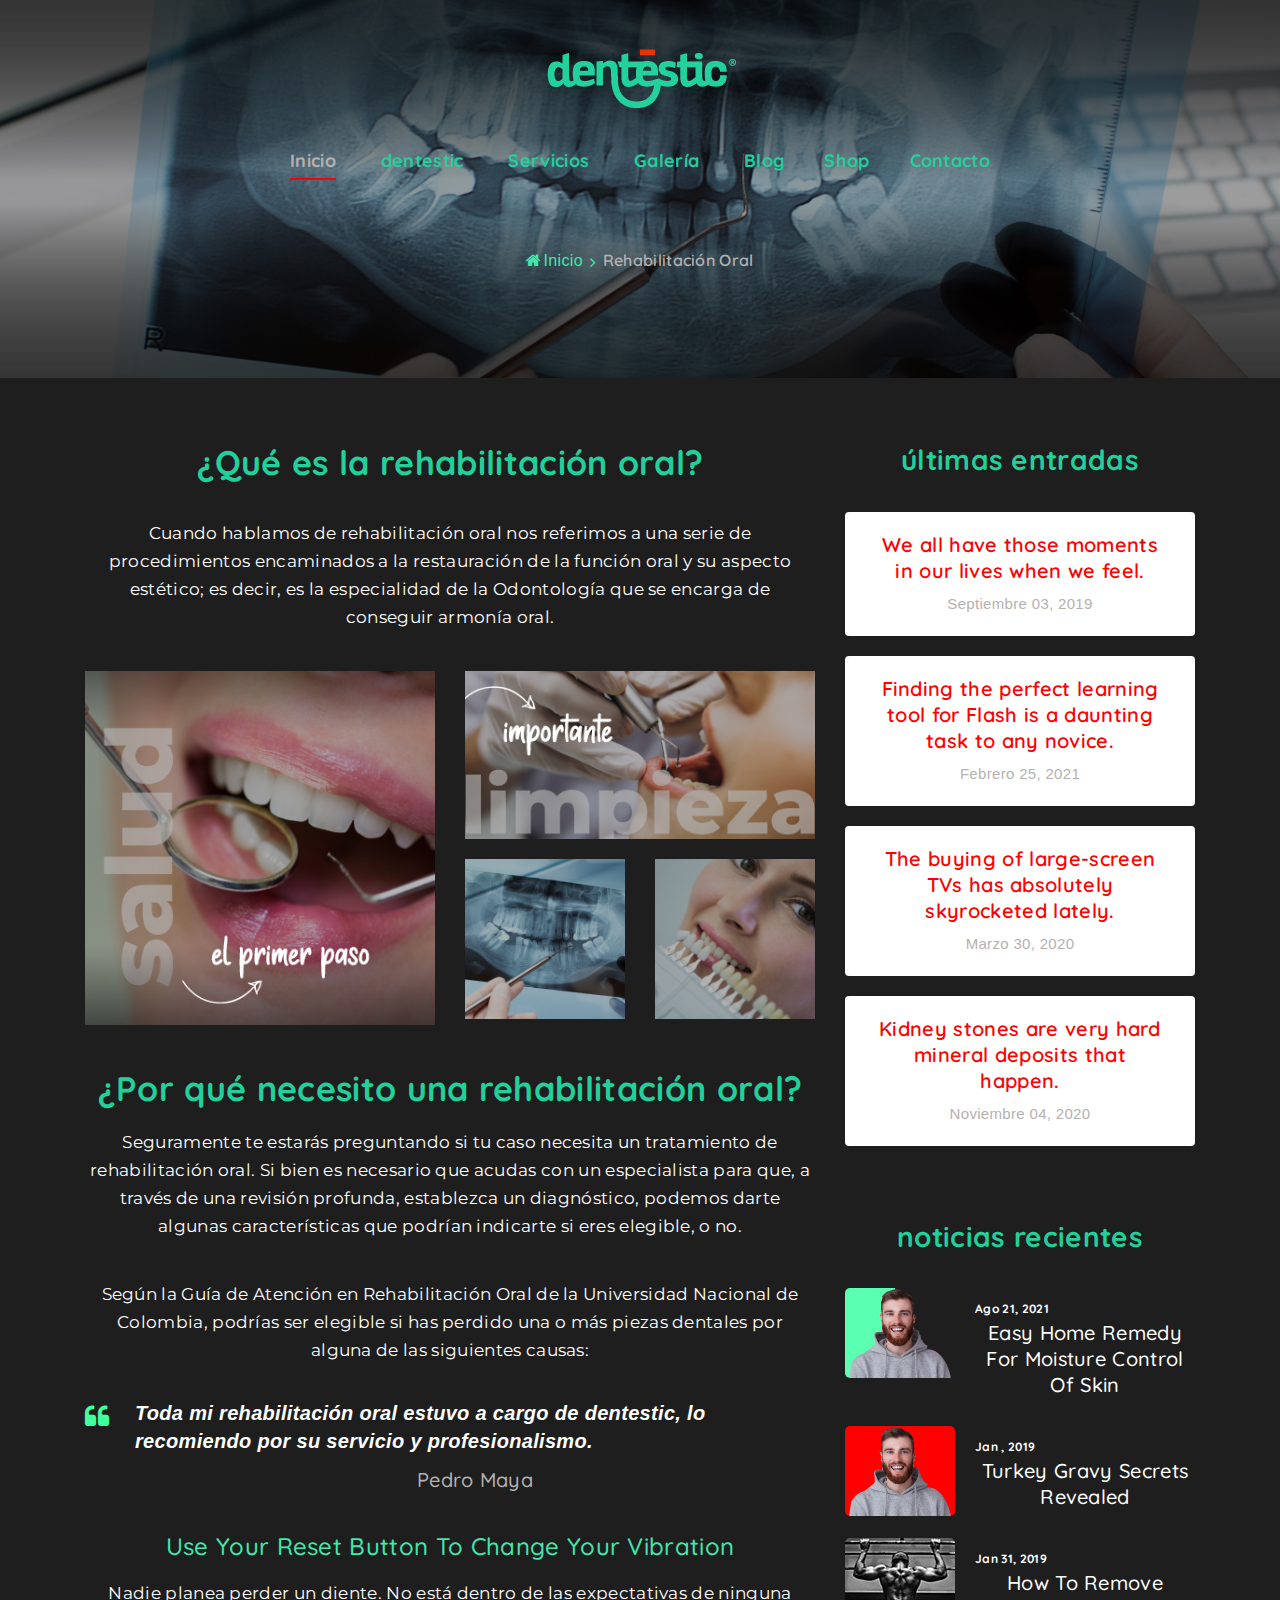
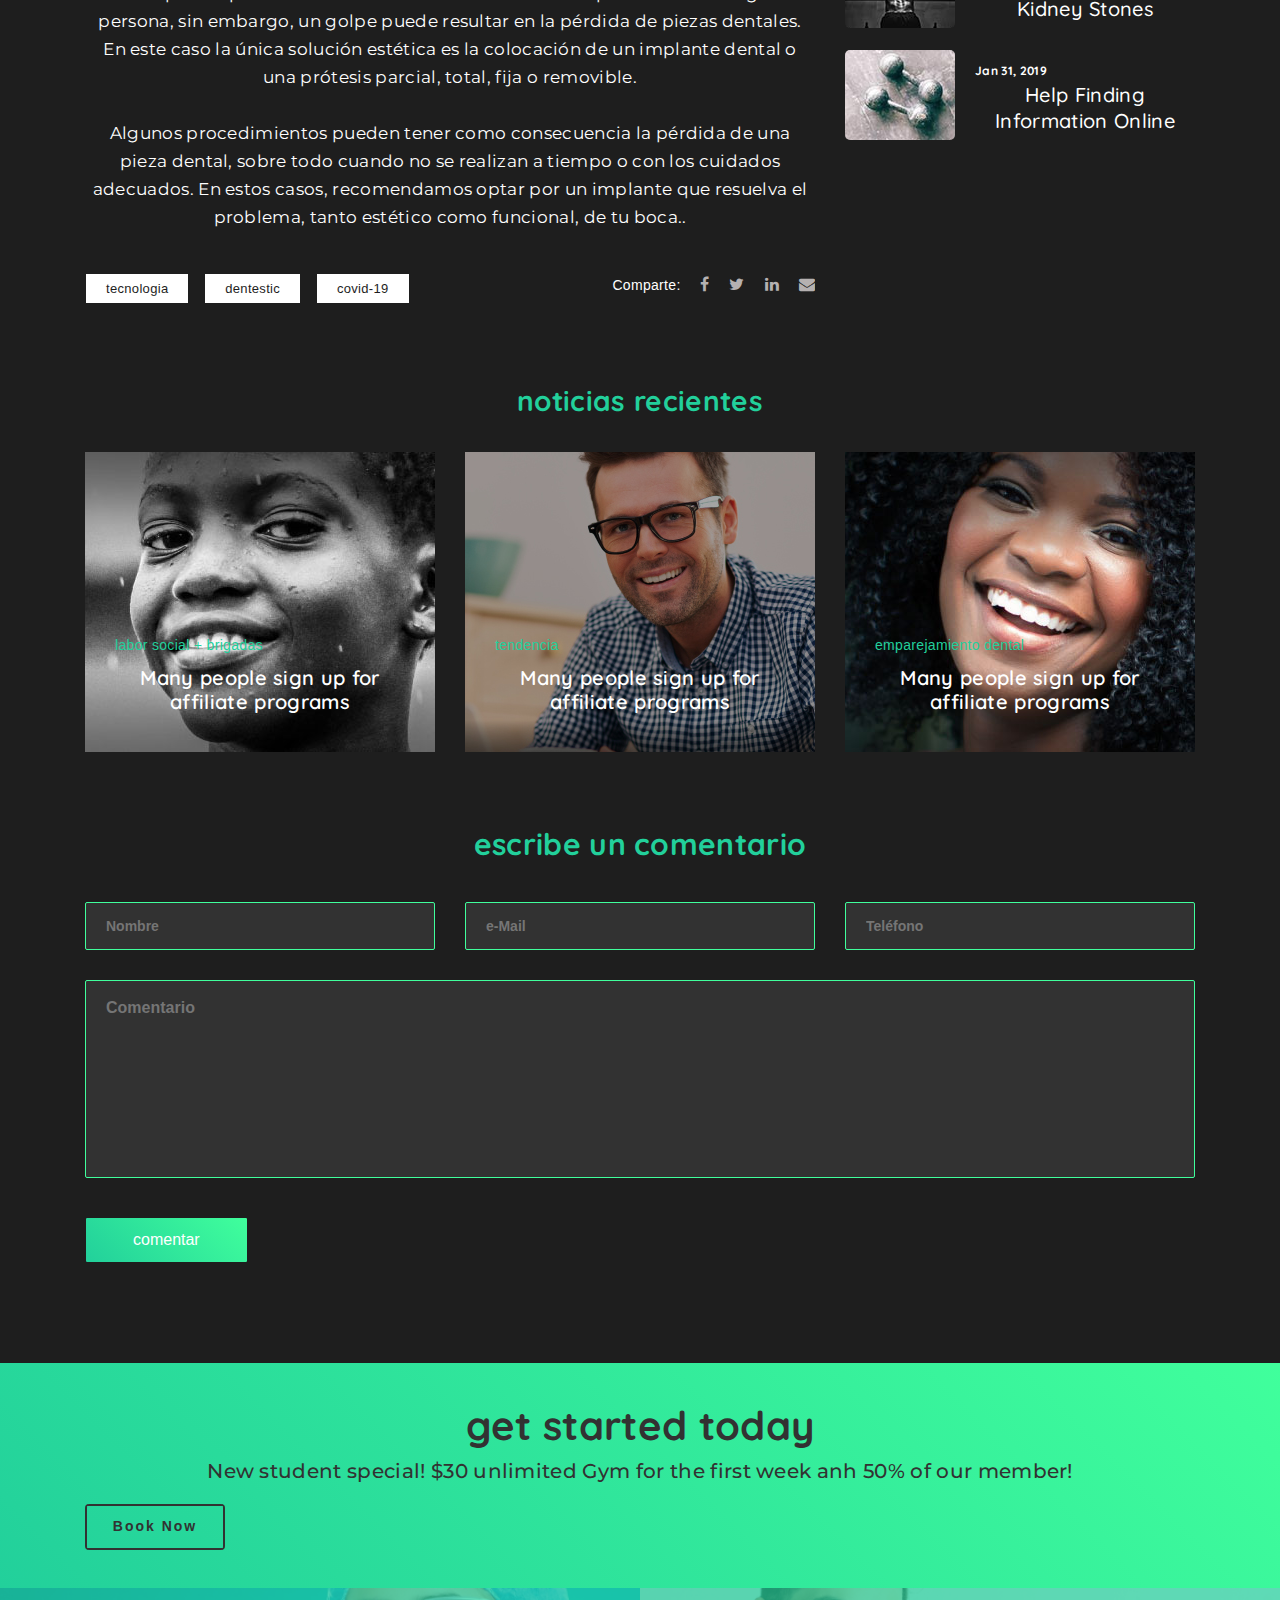
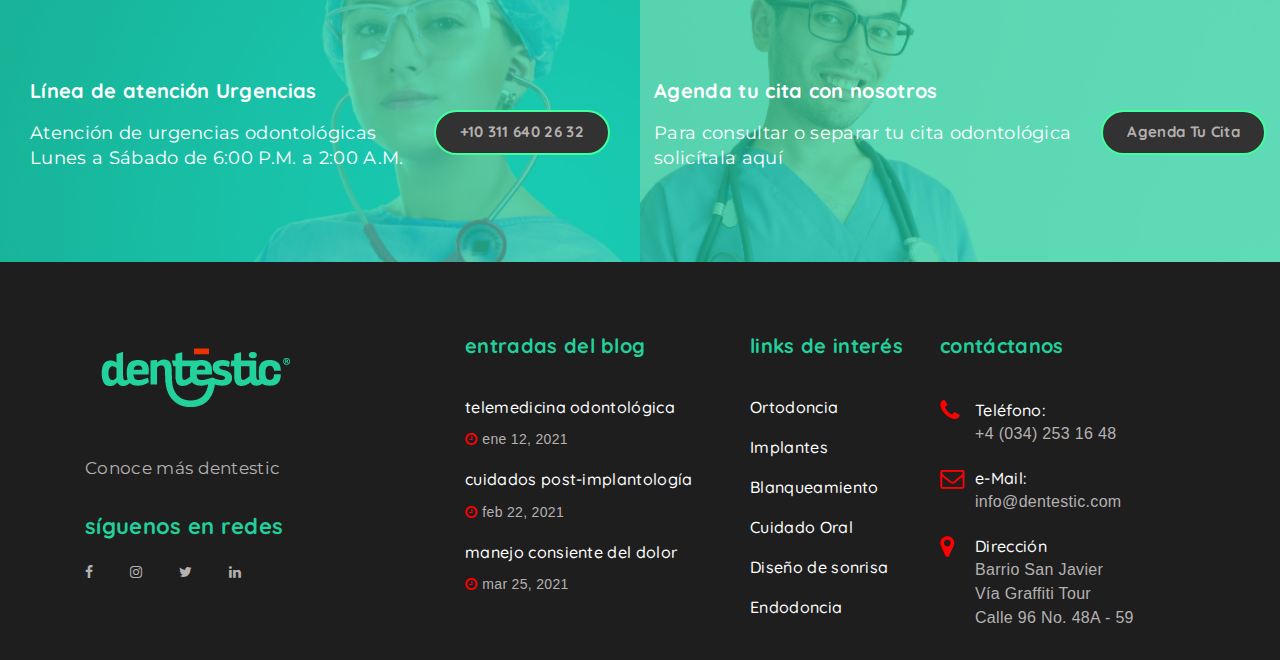
<file: rehabilitacion.html>
<!DOCTYPE html>
<html lang="es">

<head>
    <meta charset="UTF-8">

    <meta name="viewport" content="width=device-width, initial-scale=1, shrink-to-fit=no">

    <meta name="description" content="Ortodoncia en Medellin | Dentestic | Protesis Dentales en Medellin | Odontologos en Medellin | Clinicas Odontologicas en Medellin | 
    Periodoncia en Medellin | Ortodoncia en Medellin | Endodoncia en Medellin | Rehabilitación Oral en Medellin | Cirugia Oral en Medellin | Laboratorios Dentales en Medellin |
    Implantes Dentales en Medellin | Diseño de Sonrisa en Medellin | Blanqueamiento Dental en Medellin | Tratamiento de Ortodoncia en Medellin | Odontología Estética Medellín |
    Cirugía maxilofacial Medellin | Brackets Medellin | Carillas dentales estéticas Medellin | Coronas Dentales Medellin |  DENTESTIC | Dentestic  |
    Bichetomia en Medellin | Implantologia en Medellin | Consultorios Odontológicos Medellin | Prótesis Maxilar Medellin | Urgencias Odontologicas en Medellin, Envigado, Sabaneta, Bello, Rionegro
    | https://www.dentestic.com">

    <meta name="keywords" content="dentestic, clinicas dentestic, clinica dental dentestic, estetica dental dentestic, clinicas dentales, dentista, dentistas, dé">

    <meta name="author" content="Johnson Londoño">

    <meta http-equiv="X-UA-Compatible" content="ie=edge">

    <title> dentestic | estética dental </title>

    <!-- Google Font -->
    <link href="https://fonts.googleapis.com/css2?family=Montserrat:wght@300;400;500;600;700;800;900&display=swap" rel="stylesheet">
    <link href="https://fonts.googleapis.com/css2?family=Encode+Sans:wght@200;500;600;800;900&family=Quicksand:wght@500;600;700&display=swap" rel="stylesheet">

    <!-- favicon logo dentestic -->
    <link rel="icon" type="image/favicon" href="favicon.png" sizes="64x64">

    <!-- Css Styles -->
    <link rel="stylesheet" href="css/style.css" type="text/css">
    <link rel="stylesheet" href="css/bootstrap.min.css" type="text/css">
    <link rel="stylesheet" href="css/font-awesome.min.css" type="text/css">
    <link rel="stylesheet" href="css/elegant-icons.css" type="text/css">
    <link rel="stylesheet" href="css/nice-select.css" type="text/css">
    <link rel="stylesheet" href="css/owl.carousel.min.css" type="text/css">
    <link rel="stylesheet" href="css/magnific-popup.css" type="text/css">


    <!-- iconos feature servicios - dentestic -->
    <link rel="stylesheet" href="css/flaticon.css">
    <link rel="stylesheet" href="css/slicknav.min.css" type="text/css">
</head>

<body>

    <!-- Page Preloder -->
    <div id="preloder">
        <div class="loader"></div>
    </div>



    <!-- Sección Header -->
    <header class="header-section">
        <div class="container-fluid">
            <div class="container">
                <div class="nav-menu">
                    <div class="LogoTop">
                        <img src="img/logo.png" alt="DentesticLogo">
                    </div>
                    <nav class="mainmenu mobile-menu">
                        <ul>
                            <li class="active"><a href="index.html">Inicio</a></li>
                            <li><a href="dentestic.html">dentestic</a></li>
                            <li><a href="servicios.html">Servicios</a></li>
                            <li>
                                <a href="galeria.html">Galería</a>
                            </li>
                            <li><a href="blog.html">Blog</a>
                                <li><a href="shop.html">Shop</a>
                                    <!--
                                        <ul class="dropdown">
                                     <li><a href="blog-single.html">Blog Details</a></li>
                                       <li><a href="servicios.html">About Us</a></li>
                                    </ul>
                                 -->
                                    <li><a href="contacto.html">Contacto</a></li>
                                </li>
                        </ul>
                    </nav>
                </div>
            </div>
            <div id="mobile-menu-wrap">
            </div>
    </header>
    <!-- Sección Header - Fin -->

    <!-- Breadcrumb Section Begin -->
    <section class="breadcrumb-section set-bg spad" data-setbg="img/rehabilitacion/rehab-single-hero.jpg">
        <div class="container">
            <div class="row">
                <div class="col-lg-12">
                    <div class="breadcrumb-text">

                        <div class="breadcrumb-controls">
                            <a href="index.html"><i class="fa fa-home"></i>Inicio</a>
                            <span>Rehabilitación Oral</span>
                        </div>
                    </div>
                </div>
            </div>
        </div>
    </section>
    <!-- Breadcrumb End -->


    <!-- Entrada de Rehabilitación Oral - Inicio  -->

    <section class="rehab-single-section spad">
        <div class="container">
            <div class="row">
                <div class="col-lg-8">
                    <div class="rehab-single-text">
                        <div class="rehab-title ">
                            <h4>¿Qué es la rehabilitación oral?</h4>
                        </div>

                        <div class="rehab-text ">
                            <p>Cuando hablamos de rehabilitación oral nos referimos a una serie de procedimientos encaminados a la restauración de la función oral y su aspecto estético; es decir, es la especialidad de la Odontología que se encarga de conseguir
                                armonía oral.</p>

                        </div>
                        <div class="rehab-pic">
                            <div class="row">
                                <div class="col-lg-6">
                                    <img src="img/rehabilitacion/rehab-1.jpg" alt="RehabitacionUno">
                                </div>
                                <div class="col-lg-6">
                                    <img src="img/rehabilitacion/rehab-2.jpg" alt="RehabilitacionDos">
                                    <div class="row">
                                        <div class="col-sm-6">
                                            <img src="img/rehabilitacion/rehab-3.jpg" alt="RehabilitacionTres">
                                        </div>
                                        <div class="col-sm-6">
                                            <img src="img/rehabilitacion/rehab-4.jpg" alt="RehabilitacionCuatro">
                                        </div>
                                    </div>
                                </div>
                            </div>
                        </div>
                        <div class="rehab-title">
                            <h4>¿Por qué necesito una rehabilitación oral?</h4>
                            <p>Seguramente te estarás preguntando si tu caso necesita un tratamiento de rehabilitación oral. Si bien es necesario que acudas con un especialista para que, a través de una revisión profunda, establezca un diagnóstico, podemos
                                darte algunas características que podrían indicarte si eres elegible, o no. </p> <br>
                            <p>Según la Guía de Atención en Rehabilitación Oral de la Universidad Nacional de Colombia, podrías ser elegible si has perdido una o más piezas dentales por alguna de las siguientes causas: </p>
                        </div>
                        <div class="rehab-quote">
                            <i class="fa fa-quote-left"></i>
                            <div class="quote-text">Toda mi rehabilitación oral estuvo a cargo de dentestic, lo recomiendo por su servicio y profesionalismo.
                            </div>
                            <h5>Pedro Maya</h5>
                        </div>

                        <div class="rehab-more-title">
                            <h4>Use Your Reset Button To Change Your Vibration</h4>
                            <p>Nadie planea perder un diente. No está dentro de las expectativas de ninguna persona, sin embargo, un golpe puede resultar en la pérdida de piezas dentales. En este caso la única solución estética es la colocación de un implante
                                dental o una prótesis parcial, total, fija o removible. <br> <br> Algunos procedimientos pueden tener como consecuencia la pérdida de una pieza dental, sobre todo cuando no se realizan a tiempo o con los cuidados adecuados.
                                En estos casos, recomendamos optar por un implante que resuelva el problema, tanto estético como funcional, de tu boca..</p>
                        </div>
                        <div class="rehab-tag-share">
                            <div class="tags">
                                <a href="#">Tecnologia</a>
                                <a href="#">Dentestic</a>
                                <a href="#">Covid-19</a>
                            </div>
                            <div class="social-share">
                                <span>Comparte:</span>
                                <a href="https://www.facebook.com/"><i class="fa fa-facebook"></i></a>
                                <a href="https://twitter.com/"><i class="fa fa-twitter"></i></a>
                                <a href="https://linkedin.com/home"><i class="fa fa-linkedin"></i></a>
                                <a href="#"><i class="fa fa-envelope"></i></a>
                            </div>
                        </div>
                    </div>
                </div>
                <div class="col-lg-4">
                    <div class="rehab-single-sidebar">
                        <div class="bs-latest-news">
                            <h4>Últimas entradas</h4>
                            <a href="#" class="bl-item set-bg" data-setbg="img/sidebar-latest.jpg">
                                <h5>We all have those moments in our lives when we feel.</h5>
                                <center><span>Septiembre 03, 2019</span></center>
                            </a>
                            <a href="#" class="bl-item set-bg" data-setbg="img/sidebar-latest.jpg">
                                <h5>Finding the perfect learning tool for Flash is a daunting task to any novice.</h5>
                                <center><span>Febrero 25, 2021</span></center>
                            </a>
                            <a href="#" class="bl-item set-bg" data-setbg="img/sidebar-latest.jpg">
                                <h5>The buying of large-screen TVs has absolutely skyrocketed lately. </h5>
                                <center><span>Marzo 30, 2020</span></center>
                            </a>
                            <a href="#" class="bl-item set-bg" data-setbg="img/sidebar-latest.jpg">
                                <h5>Kidney stones are very hard mineral deposits that happen.</h5>
                                <center><span>Noviembre 04, 2020</span>
                                </center>
                            </a>
                        </div>
                        <div class="bs-recent-news">
                            <h4>Noticias recientes</h4>
                            <a href="#" class="br-item">
                                <div class="bi-pic">
                                    <img src="img/blog-single/br-recent-1.jpg" alt="">
                                </div>
                                <div class="bi-text">
                                    <span>Ago 21, 2021</span>
                                    <h5>Easy Home Remedy For Moisture Control Of Skin</h5>
                                </div>
                            </a>
                            <a href="#" class="br-item">
                                <div class="bi-pic">
                                    <img src="img/blog-single/br-recent-2.jpg" alt="">
                                </div>
                                <div class="bi-text">
                                    <span>Jan , 2019</span>
                                    <h5>Turkey Gravy Secrets Revealed</h5>
                                </div>
                            </a>
                            <a href="#" class="br-item">
                                <div class="bi-pic">
                                    <img src="img/blog-single/br-recent-3.jpg" alt="">
                                </div>
                                <div class="bi-text">
                                    <span>Jan 31, 2019</span>
                                    <h5>How To Remove Kidney Stones</h5>
                                </div>
                            </a>
                            <a href="#" class="br-item">
                                <div class="bi-pic">
                                    <img src="img/blog-single/br-recent-4.jpg" alt="">
                                </div>
                                <div class="bi-text">
                                    <span>Jan 31, 2019</span>
                                    <h5>Help Finding Information Online</h5>
                                </div>
                            </a>
                        </div>
                    </div>
                </div>
            </div>
            <div class="row">
                <div class="col-lg-12">
                    <div class="recent-news">
                        <h4>Noticias recientes</h4>
                        <div class="row">
                            <div class="col-lg-4">
                                <div class="recent-item set-bg" data-setbg="img/recent-1.jpg">
                                    <a href="#" class="recent-text">
                                        <div class="categories">Labor social + Brigadas</div>
                                        <h5>Many people sign up for affiliate programs</h5>
                                    </a>
                                </div>
                            </div>
                            <div class="col-lg-4">
                                <div class="recent-item set-bg" data-setbg="img/recent-2.jpg">
                                    <a href="#" class="recent-text">
                                        <div class="categories">Tendencia</div>
                                        <h5>Many people sign up for affiliate programs</h5>
                                    </a>
                                </div>
                            </div>
                            <div class="col-lg-4">
                                <div class="recent-item set-bg" data-setbg="img/recent-3.jpg">
                                    <a href="#" class="recent-text">
                                        <div class="categories">Emparejamiento dental</div>
                                        <h5>Many people sign up for affiliate programs</h5>
                                    </a>
                                </div>
                            </div>
                        </div>
                    </div>
                    <div class="leave-comment-form">
                        <h4>Escribe un comentario</h4>
                        <form action="#">
                            <div class="row">
                                <div class="col-lg-4">
                                    <input type="text" placeholder="Nombre">
                                </div>
                                <div class="col-lg-4">
                                    <input type="text" placeholder="e-Mail">
                                </div>
                                <div class="col-lg-4">
                                    <input type="text" placeholder="Teléfono">
                                </div>
                                <div class="col-lg-12">
                                    <textarea placeholder="Comentario"></textarea>
                                    <button type="submit" class="leave-btn">Comentar</button>
                                </div>
                            </div>
                        </form>
                    </div>
                </div>
            </div>
        </div>
    </section>
    <!-- Blog Single Section End -->



    <!-- Cta Section Begin -->
    <section class="cta-section ">
        <div class="container ">
            <div class="row ">
                <div class="col-lg-12 ">
                    <div class="cta-text ">
                        <h3>GeT Started Today</h3>
                        <p>New student special! $30 unlimited Gym for the first week anh 50% of our member!</p>
                    </div>
                    <a href="# " class="primary-btn cta-btn ">book now</a>
                </div>
            </div>
        </div>
    </section>
    <!-- Cta Section End -->

    <!-- Banner emergencias y agendas de citas -->
    <div class="Emergency_contact">
        <div class="container-fluid p-0">
            <div class="row no-gutters">
                <div class="col-xl-6">
                    <div class="single_emergency d-flex align-items-center justify-content-center emergencias_bg_1 overlay_verdeDentestic">
                        <div class="info">
                            <h3>Línea de atención Urgencias</h3>
                            <p>Atención de urgencias odontológicas <br>Lunes a Sábado de 6:00 P.M. a 2:00 A.M.</p>
                        </div>
                        <div class="info_button">
                            <a href="#" class="boxed-btn3-white">+10 311 640 26 32</a>
                        </div>
                    </div>
                </div>
                <div class="col-xl-6">
                    <div class="single_emergency d-flex align-items-center justify-content-center emergencias_bg_2 overlay_verdeDentestic">
                        <div class="info">
                            <h3>Agenda tu cita con nosotros</h3>
                            <p>Para consultar o separar tu cita odontológica <br> solicítala aquí</p>
                        </div>
                        <div class="info_button">
                            <a href="#" class="boxed-btn3-white">Agenda tu cita</a>
                        </div>
                    </div>
                </div>
            </div>
        </div>
    </div>
    <!-- Banner emergencias y agendas de citas - Fin -->
    <!-- Footer Section Begin -->
    <footer class="footer-section ">
        <div class="container ">
            <div class="row ">
                <div class="col-lg-3 ">
                    <div class="footer-logo-item ">
                        <div class="f-logo ">
                            <a href="index.html "><img src="img/logo.png " alt="FooterLogo "></a>
                        </div>
                        <p>Conoce más dentestic</p>
                        <div class="social-links ">
                            <h6>Síguenos en redes</h6>
                            <a href="https://www.facebook.com/ "><i class="fa fa-facebook "></i></a>
                            <a href="https://www.instagram.com/ "><i class="fa fa-instagram "></i></a>
                            <a href="https://www.twitter.com/ "><i class="fa fa-twitter "></i></a>
                            <a href="https://www.linkedin.com "><i class="fa fa-linkedin "></i></a>
                        </div>
                    </div>
                </div>
                <div class="col-lg-3 offset-lg-1 ">
                    <div class="footer-widget ">
                        <h5>Entradas del Blog</h5>
                        <div class="footer-blog ">
                            <a href="# " class="fb-item ">
                                <h6>telemedicina odontológica</h6>
                                <span class="blog-time "><i class="fa fa-clock-o "></i>Ene 12, 2021</span>
                            </a>
                            <a href="# " class="fb-item ">
                                <h6>Cuidados post-implantología </h6>
                                <span class="blog-time "><i class="fa fa-clock-o "></i>Feb 22, 2021</span>
                            </a>
                            <a href="# " class="fb-item ">
                                <h6>Manejo consiente del dolor</h6>
                                <span class="blog-time "><i class="fa fa-clock-o "></i>Mar 25, 2021</span>
                            </a>
                        </div>
                    </div>
                </div>
                <div class="col-lg-2 ">
                    <div class="footer-widget ">
                        <h5>Links de Interés</h5>
                        <ul class="workout-program ">
                            <li><a href="# ">Ortodoncia</a></li>
                            <li><a href="# ">Implantes</a></li>
                            <li><a href="# ">Blanqueamiento</a></li>
                            <li><a href="# ">Cuidado Oral</a></li>
                            <li><a href="# ">Diseño de sonrisa</a></li>
                            <li><a href="# ">Endodoncia</a></li>
                        </ul>
                    </div>
                </div>
                <div class="col-lg-3 ">
                    <div class="footer-widget ">
                        <h5>Contáctanos</h5>
                        <ul class="footer-info ">
                            <li>
                                <i class="fa fa-phone "></i>
                                <span>Teléfono:</span> +4 (034) 253 16 48
                            </li>
                            <li>
                                <i class="fa fa-envelope-o "></i>
                                <span>e-Mail:</span> info@dentestic.com
                            </li>
                            <li>
                                <i class="fa fa-map-marker "></i>
                                <span>Dirección</span> Barrio San Javier <br> Vía Graffiti Tour <br> Calle 96 No. 48A - 59
                            </li>
                        </ul>
                    </div>
                </div>
            </div>
        </div>

    </footer>
    <!-- Footer Section End -->



    <!-- Js Plugins -->
    <script src="js/jquery-3.3.1.min.js "></script>
    <script src="js/bootstrap.min.js "></script>
    <script src="js/jquery.magnific-popup.min.js "></script>
    <script src="js/mixitup.min.js "></script>
    <script src="js/jquery.nice-select.min.js "></script>
    <script src="js/jquery.slicknav.js "></script>
    <script src="js/owl.carousel.min.js "></script>
    <script src="js/masonry.pkgd.min.js "></script>
    <script src="js/main.js "></script>
</body>

</html>
</file>
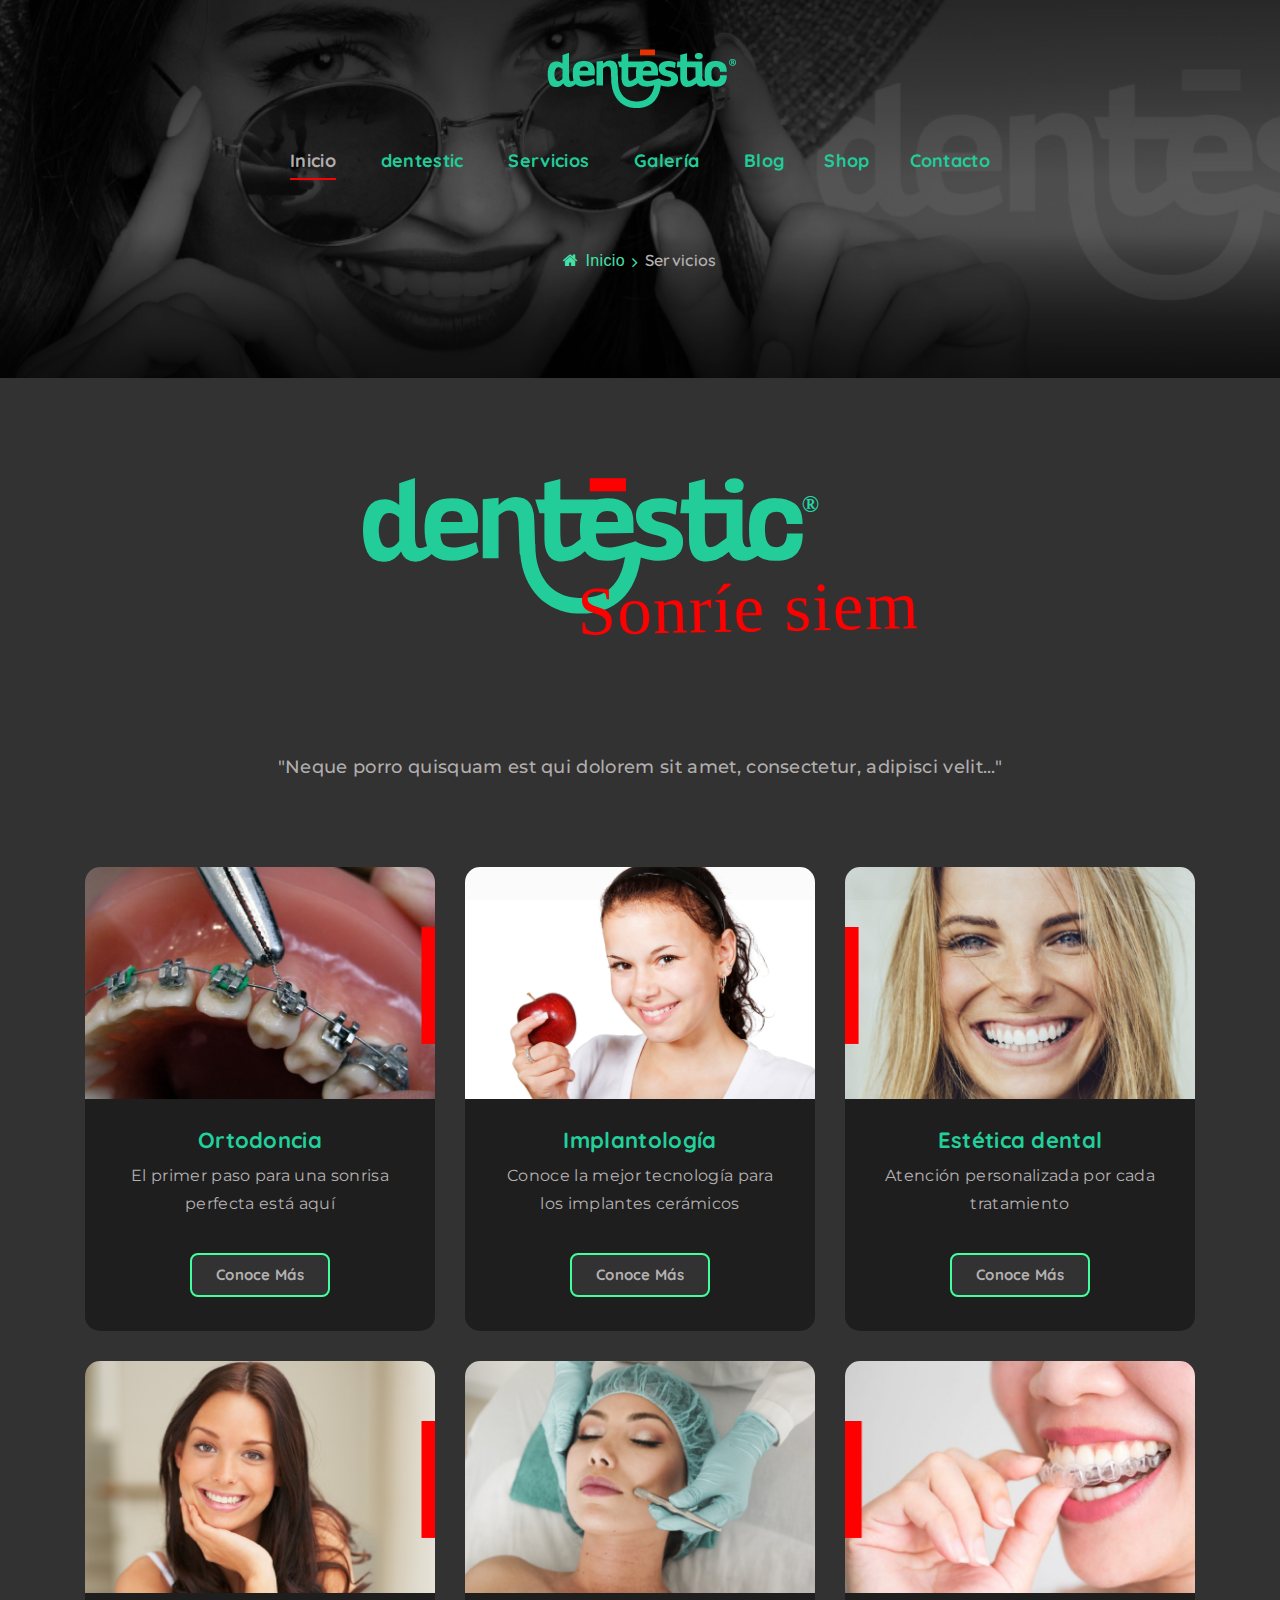
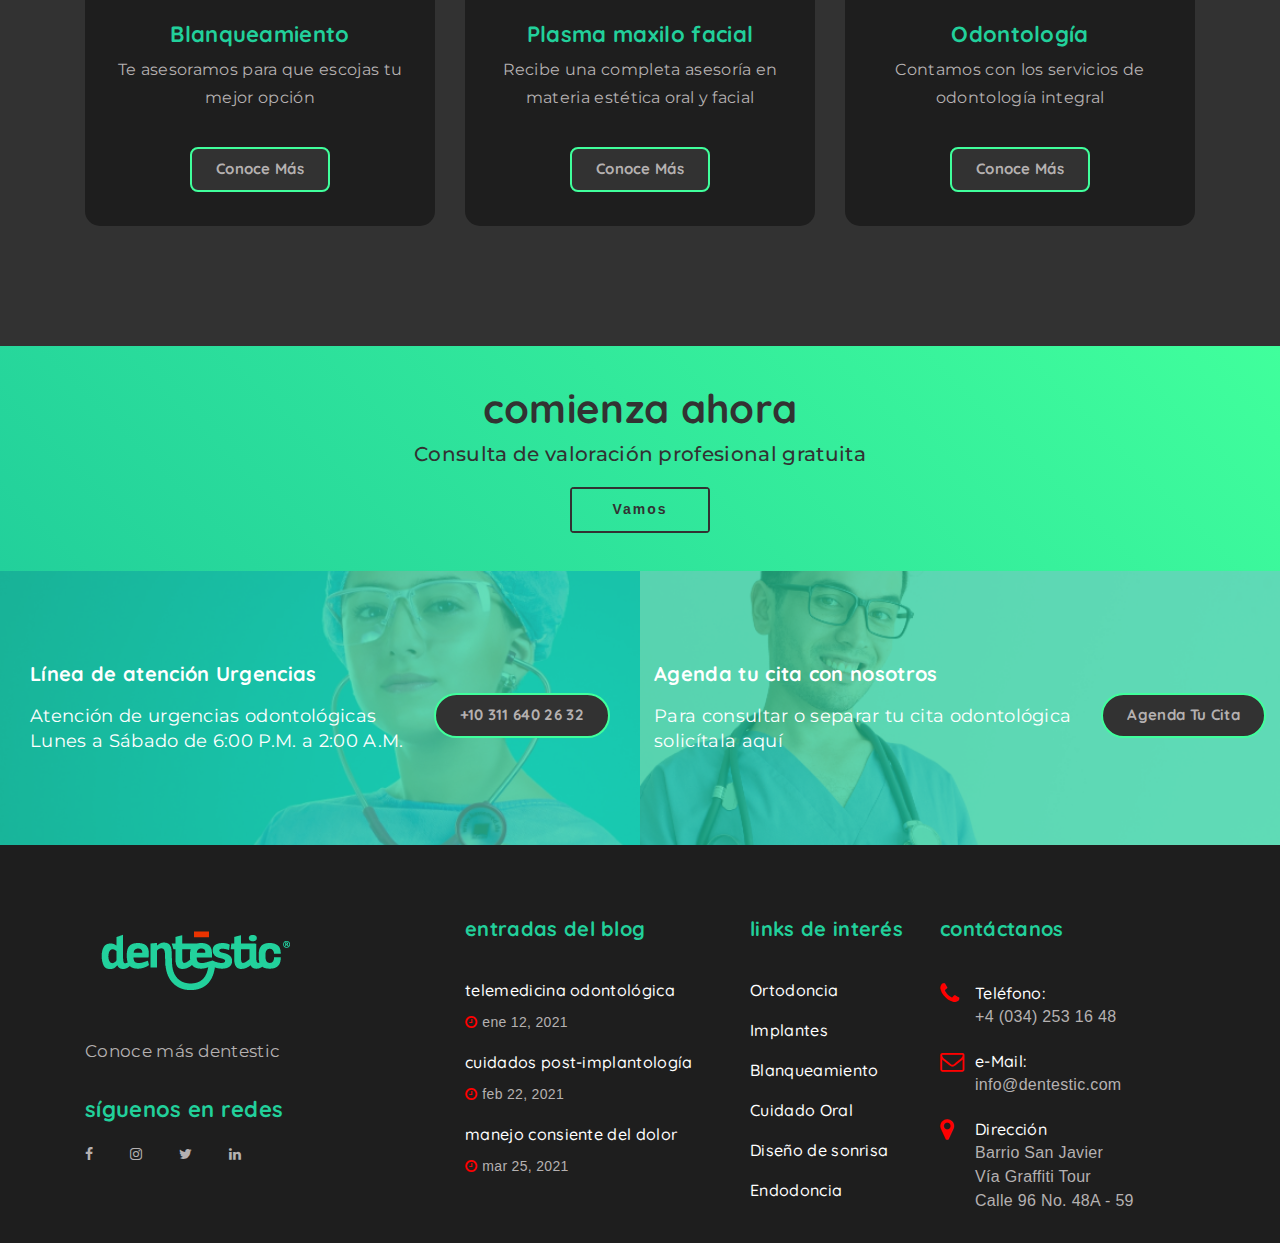
<file: servicios.html>
<!DOCTYPE html>
<html lang="es">

<head>
    <meta charset="UTF-8">

    <meta name="viewport" content="width=device-width, initial-scale=1, shrink-to-fit=no">

    <meta name="description" content="Ortodoncia en Medellin | Dentestic | Protesis Dentales en Medellin | Odontologos en Medellin | Clinicas Odontologicas en Medellin | 
    Periodoncia en Medellin | Ortodoncia en Medellin | Endodoncia en Medellin | Rehabilitación Oral en Medellin | Cirugia Oral en Medellin | Laboratorios Dentales en Medellin |
    Implantes Dentales en Medellin | Diseño de Sonrisa en Medellin | Blanqueamiento Dental en Medellin | Tratamiento de Ortodoncia en Medellin | Odontología Estética Medellín |
    Cirugía maxilofacial Medellin | Brackets Medellin | Carillas dentales estéticas Medellin | Coronas Dentales Medellin |  DENTESTIC | Dentestic  |
    Bichetomia en Medellin | Implantologia en Medellin | Consultorios Odontológicos Medellin | Prótesis Maxilar Medellin | Urgencias Odontologicas en Medellin, Envigado, Sabaneta, Bello, Rionegro
    | https://www.dentestic.com">

    <meta name="keywords" content="dentestic, clinicas dentestic, clinica dental dentestic, estetica dental dentestic, clinicas dentales, dentista, dentistas, dé">

    <meta name="author" content="Johnson Londoño">

    <meta http-equiv="X-UA-Compatible" content="ie=edge">

    <title> dentestic | estética dental </title>

    <!-- Google Font -->
    <link href="https://fonts.googleapis.com/css2?family=Montserrat:wght@300;400;500;600;700;800;900&display=swap" rel="stylesheet">
    <link href="https://fonts.googleapis.com/css2?family=Encode+Sans:wght@200;500;600;800;900&family=Quicksand:wght@500;600;700&display=swap" rel="stylesheet">

    <!-- favicon logo dentestic -->
    <link rel="icon" type="image/favicon" href="favicon.png" sizes="64x64">

    <!-- Css Styles -->
    <link rel="stylesheet" href="css/style.css" type="text/css">
    <link rel="stylesheet" href="css/bootstrap.min.css" type="text/css">
    <link rel="stylesheet" href="css/font-awesome.min.css" type="text/css">
    <link rel="stylesheet" href="css/elegant-icons.css" type="text/css">
    <link rel="stylesheet" href="css/nice-select.css" type="text/css">
    <link rel="stylesheet" href="css/owl.carousel.min.css" type="text/css">
    <link rel="stylesheet" href="css/magnific-popup.css" type="text/css">


    <!-- iconos feature servicios - dentestic -->
    <link rel="stylesheet" href="css/flaticon.css">
    <link rel="stylesheet" href="css/slicknav.min.css" type="text/css">
</head>

<body>

    <!-- Page Preloder -->
    <div id="preloder">
        <div class="loader"></div>
    </div>


    <!-- Sección Header -->
    <header class="header-section">
        <div class="container-fluid">
            <div class="container">
                <div class="nav-menu">
                    <div class="LogoTop">
                        <img src="img/logo.png" alt="DentesticLogo">
                    </div>
                    <nav class="mainmenu mobile-menu">
                        <ul>
                            <li class="active"><a href="index.html">Inicio</a></li>
                            <li><a href="dentestic.html">dentestic</a></li>
                            <li><a href="servicios.html">Servicios</a></li>
                            <li>
                                <a href="galeria.html">Galería</a>
                            </li>
                            <li><a href="blog.html">Blog</a>
                                <li><a href="shop.html">Shop</a>
                                    <!--
                                        <ul class="dropdown">
                                     <li><a href="blog-single.html">Blog Details</a></li>
                                       <li><a href="servicios.html">About Us</a></li>
                                    </ul>
                                 -->
                                    <li><a href="contacto.html">Contacto</a></li>
                                </li>
                        </ul>
                    </nav>
                </div>
            </div>
            <div id="mobile-menu-wrap">
            </div>
    </header>
    <!-- Sección Header - Fin -->

    <!-- Sección de servicios -->
    <section class="breadcrumb-section set-bg spad" data-setbg="img/about-bread.jpg">
        <div class="container">
            <div class="row">
                <div class="col-lg-12">
                    <div class="breadcrumb-text">
                        <div class="breadcrumb-controls">
                            <a href="index.html"><i class="fa fa-home"></i> Inicio</a>
                            <span>Servicios</span>
                        </div>
                    </div>
                </div>
            </div>
        </div>
    </section>
    <!-- Breadcrumb End -->

    <!--Sección de Servicios Detallados -->
    <div class="our_department_area">
        <div class="container">
            <div class="row">
                <div class="col-xl-12">
                    <div class="sonrie">
                        <img src="img/iconsSVG/titulosSVG/DentesticSonrie.svg" alt="Sonrie">
                    </div>
                    <div class="section_title text-center mb-55">
                        <div class="section-title">
                            <!--<h2>conoce todo lo que tenemos para ti</h2> -->
                            <p>"Neque porro quisquam est qui dolorem sit amet, consectetur, adipisci velit..."</p>
                        </div>
                    </div>
                </div>
            </div>
            <div class="row">
                <div class="col-xl-4 col-md-6 col-lg-4">
                    <div class="single_department">
                        <div class="department_thumb">
                            <img src="img/servicios/ortodoncia.png" alt="Ortodoncia">
                        </div>
                        <div class="department_content">
                            <h3><a href="ortodoncia.html">Ortodoncia</a></h3>
                            <p>El primer paso para una sonrisa perfecta está aquí</p>
                            <center>
                                <a href="ortodoncia.html" class="boxed-btn3-white">Conoce más</a>
                            </center>
                        </div>
                    </div>
                </div>
                <div class="col-xl-4 col-md-6 col-lg-4">
                    <div class="single_department">
                        <div class="department_thumb">
                            <img src="img/servicios/odontologia.png" alt="Implantes">
                        </div>
                        <div class="department_content">
                            <h3><a href="rehabilitacion.html">Implantología</a></h3>
                            <p>Conoce la mejor tecnología para los implantes cerámicos</p>
                            <center>
                                <a href="rehabilitacion.html" class="boxed-btn3-white">Conoce más</a>
                            </center>
                        </div>
                    </div>
                </div>
                <div class="col-xl-4 col-md-6 col-lg-4">
                    <div class="single_department">
                        <div class="department_thumb">
                            <img src="img/servicios/estetica.png" alt="">
                        </div>
                        <div class="department_content">
                            <h3><a href="rehabilitacion.html">Estética dental</a></h3>
                            <p>Atención personalizada por cada tratamiento</p>
                            <center>
                                <a href="rehabilitacion.html" class="boxed-btn3-white">Conoce más</a>
                            </center>
                        </div>
                    </div>
                </div>
                <div class="col-xl-4 col-md-6 col-lg-4">
                    <div class="single_department">
                        <div class="department_thumb">
                            <img src="img/servicios/implantes.png" alt="Blanqueamiento">
                        </div>
                        <div class="department_content">
                            <h3><a href="ortodoncia.html">Blanqueamiento</a></h3>
                            <p>Te asesoramos para que escojas tu mejor opción</p>
                            <center>
                                <a href="ortodoncia.html" class="boxed-btn3-white">Conoce más</a>
                            </center>
                        </div>
                    </div>
                </div>
                <div class="col-xl-4 col-md-6 col-lg-4">
                    <div class="single_department">
                        <div class="department_thumb">
                            <img src="img/servicios/plasma.png" alt="PlasmaFacial">
                        </div>
                        <div class="department_content">
                            <h3><a href="rehabilitacion.html">Plasma maxilo facial</a></h3>
                            <p>Recibe una completa asesoría en materia estética oral y facial</p>
                            <center>
                                <a href="rehabilitacion.html" class="boxed-btn3-white">Conoce más</a>
                            </center>
                        </div>
                    </div>
                </div>
                <div class="col-xl-4 col-md-6 col-lg-4">
                    <div class="single_department">
                        <div class="department_thumb">
                            <img src="img/servicios/blanqueamiento.png" alt="Odontologia">
                        </div>
                        <div class="department_content">
                            <h3>
                                <a href="blog-single.html">Odontología</a>
                            </h3>
                            <p>Contamos con los servicios de odontología integral</p>
                            <center>
                                <a href="blog-single.html" class="boxed-btn3-white">Conoce más</a>
                            </center>
                        </div>
                    </div>
                </div>
            </div>
        </div>
    </div>
    <!--Sección de Servicios Detallados -->

    <!-- Sección de feature Dentesti <!-- Barra de Acción a Citas -->
    <div class="cta-section">
        <div class="container">
            <div class="row">
                <div class="col-lg-12">
                    <div class="cta-text">
                        <h3>Comienza ahora</h3>
                        <p>Consulta de valoración profesional gratuita</p>
                    </div>
                    <center>
                        <a href="agenda.html" class="primary-btn cta-btn">Vamos</a>
                    </center>
                </div>
            </div>
        </div>
    </div>
    <!-- Barra de Acción a Citas - Fin  -->

    <!-- Banner emergencias y agendas de citas -->
    <div class="Emergency_contact">
        <div class="container-fluid p-0">
            <div class="row no-gutters">
                <div class="col-xl-6">
                    <div class="single_emergency d-flex align-items-center justify-content-center emergencias_bg_1 overlay_verdeDentestic">
                        <div class="info">
                            <h3>Línea de atención Urgencias</h3>
                            <p>Atención de urgencias odontológicas <br>Lunes a Sábado de 6:00 P.M. a 2:00 A.M.</p>
                        </div>
                        <div class="info_button">
                            <a href="#" class="boxed-btn3-white">+10 311 640 26 32</a>
                        </div>
                    </div>
                </div>
                <div class="col-xl-6">
                    <div class="single_emergency d-flex align-items-center justify-content-center emergencias_bg_2 overlay_verdeDentestic">
                        <div class="info">
                            <h3>Agenda tu cita con nosotros</h3>
                            <p>Para consultar o separar tu cita odontológica <br> solicítala aquí</p>
                        </div>
                        <div class="info_button">
                            <a href="#" class="boxed-btn3-white">Agenda tu cita</a>
                        </div>
                    </div>
                </div>
            </div>
        </div>
    </div>
    <!-- Banner emergencias y agendas de citas - Fin -->


    <!-- Footer Section Begin -->
    <footer class="footer-section">
        <div class="container">
            <div class="row">
                <div class="col-lg-3">
                    <div class="footer-logo-item">
                        <div class="f-logo">
                            <a href="index.html"><img src="img/logo.png" alt="FooterLogo"></a>
                        </div>
                        <p>Conoce más dentestic</p>
                        <div class="social-links">
                            <h6>Síguenos en redes</h6>
                            <a href="https://www.facebook.com/"><i class="fa fa-facebook"></i></a>
                            <a href="https://www.instagram.com/"><i class="fa fa-instagram"></i></a>
                            <a href="https://www.twitter.com/"><i class="fa fa-twitter"></i></a>
                            <a href="https://www.linkedin.com"><i class="fa fa-linkedin"></i></a>
                        </div>
                    </div>
                </div>
                <div class="col-lg-3 offset-lg-1">
                    <div class="footer-widget">
                        <h5>Entradas del Blog</h5>
                        <div class="footer-blog">
                            <a href="#" class="fb-item">
                                <h6>telemedicina odontológica</h6>
                                <span class="blog-time"><i class="fa fa-clock-o"></i>Ene 12, 2021</span>
                            </a>
                            <a href="#" class="fb-item">
                                <h6>Cuidados post-implantología </h6>
                                <span class="blog-time"><i class="fa fa-clock-o"></i>Feb 22, 2021</span>
                            </a>
                            <a href="#" class="fb-item">
                                <h6>Manejo consiente del dolor</h6>
                                <span class="blog-time"><i class="fa fa-clock-o"></i>Mar 25, 2021</span>
                            </a>
                        </div>
                    </div>
                </div>
                <div class="col-lg-2">
                    <div class="footer-widget">
                        <h5>Links de Interés</h5>
                        <ul class="workout-program">
                            <li><a href="#">Ortodoncia</a></li>
                            <li><a href="#">Implantes</a></li>
                            <li><a href="#">Blanqueamiento</a></li>
                            <li><a href="#">Cuidado Oral</a></li>
                            <li><a href="#">Diseño de sonrisa</a></li>
                            <li><a href="#">Endodoncia</a></li>
                        </ul>
                    </div>
                </div>
                <div class="col-lg-3">
                    <div class="footer-widget">
                        <h5>Contáctanos</h5>
                        <ul class="footer-info">
                            <li>
                                <i class="fa fa-phone"></i>
                                <span>Teléfono:</span> +4 (034) 253 16 48
                            </li>
                            <li>
                                <i class="fa fa-envelope-o"></i>
                                <span>e-Mail:</span> info@dentestic.com
                            </li>
                            <li>
                                <i class="fa fa-map-marker"></i>
                                <span>Dirección</span> Barrio San Javier <br> Vía Graffiti Tour <br> Calle 96 No. 48A - 59
                            </li>
                        </ul>
                    </div>
                </div>
            </div>
        </div>

    </footer>
    <!-- Footer Section End -->

    <!-- Js Plugins -->
    <script src="js/jquery-3.3.1.min.js"></script>
    <script src="js/bootstrap.min.js"></script>
    <script src="js/jquery.magnific-popup.min.js"></script>
    <script src="js/mixitup.min.js"></script>
    <script src="js/jquery.nice-select.min.js"></script>
    <script src="js/jquery.slicknav.js"></script>
    <script src="js/owl.carousel.min.js"></script>
    <script src="js/masonry.pkgd.min.js"></script>
    <script src="js/main.js"></script>
</body>

</html>
</file>
<file: css/style.css>
/* Dentestic - Guías de color*/

:root {
    --RojoDentestic: #FF0000;
    --VerdeDentestic: #22D09B;
    --VerdeSecundario: #40FF9C;
    --VerdeTramado: #45E5AC;
    --NegroDentestic: #1E1E1E;
    --GrisSecundario: #323232;
    --GrisDentestic: #B5B1B1;
    --BlancoDentestic: #FFF;
}


/* Dentestic - Guías de color - Fin*/


/* Sección estilos dentestic - Ajustes generales*/

body {
    font-family: 'Encode sans', sans-serif;
    font-size: 1.4rem;
    font-weight: 500;
    letter-spacing: .02rem;
    background-color: var(--NegroDentestic) !important;
}

h1,
h2,
h3,
h4,
h5,
h6 {
    margin: 0;
    color: var(--VerdeDentestic);
    font-weight: 500;
    font-family: "Quicksand", sans-serif;
    text-align: center;
}

h1 {
    font-size: 70px;
}

h2 {
    font-size: 36px;
}

h3 {
    font-size: 30px;
}

h4 {
    font-size: 24px;
}

h5 {
    font-size: 18px;
}

h6 {
    font-size: 16px;
}

p {
    font-size: 17px;
    text-align: center;
    font-family: "Montserrat";
    color: var(--BlancoDentestic);
    font-weight: 400;
    line-height: 25px;
    margin: 0 0 15px 0;
}

img {
    max-width: 100%;
}

input:focus,
select:focus,
button:focus,
textarea:focus {
    outline: none;
}

a:hover,
a:focus {
    text-decoration: none;
    outline: none;
    color: var(--GrisDentestic);
}

ul,
ol {
    padding: 0;
    margin: 0;
}

th {
    font-family: "Montserrat" sans-serif;
    font-size: 17px;
    color: #22D19C;
}

td {
    font-family: "Quicksand" sans-serif;
    font-size: 17px;
    color: #959595;
}


/* Sección estilos dentestic - Ajustes generales - Fin*/

.fondo {
    background-color: var(--NegroDentestic);
    color: white;
}

.spinner2 img {
    max-width: 35%;
}

.NavBarShop {
    justify-content: center;
    display: inline-flex;
    align-items: center;
}

.navbar-collapse {
    font-family: "Montserrat" sans-serif;
    font-size: 15px;
    color: red;
}


/*Sección de Índices/Rutas*/

.section-title h2 {
    font-family: "Quicksand" sans-serif;
    color: var(--VerdeDentestic);
    font-size: 90px;
    font-weight: 700;
    margin-bottom: 10px;
    text-transform: lowercase;
}

.section-title p {
    font-family: "Montserrat";
    font-size: 20px;
    color: var(--GrisDentestic);
    font-weight: 500;
    color: var(--BlancoDentestic);
    line-height: 40px;
    padding-top: 20px;
}

.set-bg {
    background-repeat: no-repeat;
    background-size: cover;
    background-position: top center;
}

.spad {
    padding-top: 100px;
    padding-bottom: 100px;
}

.spad-2 {
    padding-top: 50px;
    padding-bottom: 70px;
}

.text-white h1,
.text-white h2,
.text-white h3,
.text-white h4,
.text-white h5,
.text-white h6,
.text-white p,
.text-white span,
.text-white li,
.text-white a {
    color: var(--BlancoDentestic);
}


/*Sección de Índices/Rutas - Fin*/


/* Sección de estilos de botones Dentestic */

.boxed-btn3-white {
    color: var(--NegroDentestic);
    display: inline-block;
    padding: 9px 24px;
    font-family: "Quicksand", sans-serif;
    font-size: 15px;
    font-weight: 500;
    border: 0;
    border: 2px solid var(--VerdeSecundario);
    -webkit-border-radius: 8px;
    -moz-border-radius: 8px;
    border-radius: 8px;
    text-align: center;
    color: var(--GrisDentestic) !important;
    text-transform: capitalize;
    -webkit-transition: 0.5s;
    -moz-transition: 0.5s;
    -o-transition: 0.5s;
    transition: 0.5s;
    cursor: pointer;
}

.boxed-btn3-white:hover {
    border: 2px solid var(--VerdeSecundario);
    color: var(--VerdeDentestic) !important;
    border: 2px solid transparent;
}

.boxed-btn3-white {
    background: var(--GrisSecundario);
    margin-top: 25px;
    margin-bottom: 10px;
    align-items: center;
    font-weight: 700;
}

.boxed-btn3-white:focus {
    outline: none;
}

.boxed-btn3-white.large-width {
    width: 200px;
}

.primary-btn {
    display: inline-block;
    font-size: 14px;
    font-family: "Quicksand" sans-serif;
    font-weight: 700;
    padding: 0 12px;
    color: var(--BlancoDentestic);
    letter-spacing: 2px;
    text-transform: capitalize;
    text-align: center;
    width: 140px;
    height: 46px;
    border-left: 2px solid var(--VerdeDentestic);
    border-right: 2px solid var(--VerdeSecundario);
    -webkit-box-sizing: border-box;
    box-sizing: border-box;
    background-position: 0 0, 0 100%;
    background-repeat: no-repeat;
    background-size: 100% 2px;
    background-image: -webkit-gradient(linear, left top, right top, color-stop(100%, var(--VerdeSecundario)), to(var(--VerdeDentestic))), -webkit-gradient(linear, left top, right top, from(var(--VerdeSecundario)), color-stop(0%, var(--VerdeDentestic)));
    background-image: -o-linear-gradient(left, var(--VerdeSecundario) 100%, var(--VerdeDentestic) 100%), -o-linear-gradient(left, var(--VerdeSecundario) 0%, var(--VerdeDentestic) 0%);
    background-image: linear-gradient(to right, var(--VerdeSecundario) 100%, var(--VerdeDentestic) 100%), linear-gradient(to right, var(--VerdeSecundario) 0%, var(--VerdeDentestic) 0%);
    -webkit-transition-duration: 1000ms;
    -o-transition-duration: 1000ms;
    transition-duration: 1000ms;
    line-height: 45px;
    position: relative;
    z-index: 1;
    border-radius: 4px;
}

.primary-btn:after {
    color: var(--NegroDentestic);
    -webkit-transition-duration: 500ms;
    -o-transition-duration: 500ms;
    transition-duration: 500ms;
    background: var(--VerdeDentestic);
    background: -webkit-gradient(linear, left top, right top, from(var(--VerdeDentestic)), to(var(--VerdeSecundario)));
    background: -o-linear-gradient(left, var(--VerdeDentestic), var(--VerdeSecundario));
    background: linear-gradient(to right, var(--VerdeDentestic), var(--VerdeSecundario));
    content: "";
    position: absolute;
    width: 100%;
    height: 100%;
    top: 0;
    left: 0;
    z-index: -1;
    border-radius: 2px;
    opacity: 0;
}

.site-btn {
    display: inline-block;
    font-size: 12px;
    font-family: "Quicksand", sans-serif;
    font-weight: 700;
    padding: 0 12px;
    color: var(--NegroDentestic);
    letter-spacing: 1px;
    text-transform: capitalize;
    text-align: center;
    background: none;
    width: 127px;
    height: 40px;
    border-left: 2px solid var(--VerdeDentestic);
    border-right: 2px solid var(--VerdeSecundario);
    border-top: none;
    border-bottom: none;
    -webkit-box-sizing: border-box;
    box-sizing: border-box;
    background-position: 0 0, 0 100%;
    background-repeat: no-repeat;
    background-size: 100% 2px;
    background-image: -webkit-gradient(linear, left top, right top, color-stop(100%, var(--VerdeDentestic)), color-stop(0%, var(--VerdeSecundario))), -webkit-gradient(linear, left top, right top, from(var(--VerdeDentestic)), color-stop(0%, var(--VerdeSecundario)));
    background-image: -o-linear-gradient(left, var(--VerdeDentestic) 100%, var(--VerdeSecundario) 0%), -o-linear-gradient(left, var(--VerdeDentestic) 0%, var(--VerdeSecundario) 0%);
    background-image: linear-gradient(to right, var(--VerdeDentestic) 100%, var(--VerdeSecundario) 0%), linear-gradient(to right, var(--VerdeDentestic) 0%, var(--VerdeSecundario) 0%);
    -webkit-transition-duration: 1000ms;
    -o-transition-duration: 1000ms;
    transition-duration: 1000ms;
    line-height: 38px;
    position: relative;
    z-index: 1;
    border-radius: 4px;
}

.site-btn:after {
    color: var(--BlancoDentestic);
    -webkit-transition-duration: 500ms;
    -o-transition-duration: 500ms;
    transition-duration: 500ms;
    background: var(--VerdeDentestic);
    background: -webkit-gradient(linear, left top, right top, from(var(--VerdeDentestic)), to(var(--VerdeSecundario)));
    background: -o-linear-gradient(left, var(--VerdeDentestic), var(--VerdeSecundario));
    background: linear-gradient(to right, var(--VerdeDentestic), var(--VerdeSecundario));
    content: "";
    position: absolute;
    width: 100%;
    height: 100%;
    top: 0;
    left: 0;
    z-index: -1;
    border-radius: 2px;
    opacity: 0;
}


/* Sección de estilos de botones Dentestic - Fin */


/* Sección para el preloader */

#preloder {
    position: fixed;
    width: 100%;
    height: 100%;
    top: 0;
    left: 0;
    z-index: 999999;
    background: var(--NegroDentestic);
}

.loader {
    width: 40px;
    height: 40px;
    position: absolute;
    top: 50%;
    left: 50%;
    margin-top: -13px;
    margin-left: -13px;
    border-radius: 60px;
    animation: loader 0.8s linear infinite;
    -webkit-animation: loader 0.8s linear infinite;
}

@keyframes loader {
    0% {
        -webkit-transform: rotate(0deg);
        transform: rotate(0deg);
        border: 4px solid var(--VerdeSecundario);
        border-left-color: transparent;
    }
    50% {
        -webkit-transform: rotate(180deg);
        transform: rotate(180deg);
        border: 4px solid var(--VerdeDentestic);
        border-left-color: transparent;
    }
    100% {
        -webkit-transform: rotate(360deg);
        transform: rotate(360deg);
        border: 4px solid var(--VerdeSecundario);
        border-left-color: transparent;
    }
}

@-webkit-keyframes loader {
    0% {
        -webkit-transform: rotate(0deg);
        border: 4px solid var(--VerdeSecundario);
        border-left-color: transparent;
    }
    50% {
        -webkit-transform: rotate(180deg);
        border: 4px solid var(--VerdeDentestic);
        border-left-color: transparent;
    }
    100% {
        -webkit-transform: rotate(360deg);
        border: 4px solid var(--VerdeSecundario);
        border-left-color: transparent;
    }
}


/* Sección para el preloader - Fin */


/* Sección de Header Dentestic */

.header-section {
    padding-top: 35px;
    position: absolute;
    left: 0;
    top: 0;
    width: 100%;
    z-index: 99;
}

.header-section.header-normal {
    position: relative;
    display: -webkit-box;
    display: -ms-flexbox;
    display: flex;
    background: var(--NegroDentestic);
    padding-top: 0;
}

.header-section.header-normal .logo {
    padding: 40px 0;
}

.header-section.header-normal .nav-menu .mainmenu ul li a {
    padding: 40px 0;
}

.header-section.header-normal .nav-menu .mainmenu ul li a:after {
    bottom: 35px;
}

.header-section.header-normal .nav-menu .mainmenu ul li:hover .dropdown {
    top: 107px;
}

.header-section.header-normal .nav-menu .mainmenu ul li .dropdown {
    top: 128px;
}

.header-section.header-normal .nav-menu .mainmenu ul li .dropdown li a {
    padding: 14px 22px;
}

.header-section.header-normal .top-social {
    padding: 39px 0;
}

.logo {
    float: left;
}

.logo a {
    display: inline-block;
}

.LogoTop {
    width: auto;
    margin: auto;
    margin-bottom: 30px;
}

.nav-menu {
    text-align: center;
}

.nav-menu .mainmenu {
    display: inline-block;
}

.nav-menu .mainmenu ul li {
    display: inline-block;
    list-style: none;
    margin-right: 40px;
    position: relative;
}

.nav-menu .mainmenu ul li:last-child {
    margin-right: 0;
}

.nav-menu .mainmenu ul li.active a {
    color: var(--GrisDentestic);
}

.nav-menu .mainmenu ul li.active a:after {
    opacity: 1;
}

.nav-menu .mainmenu ul li a {
    color: var(--VerdeDentestic);
    font-size: 18px;
    text-transform: none;
    font-weight: 700;
    line-height: 28px;
    -webkit-transition: 0.3s;
    -o-transition: 0.3s;
    transition: 0.3s;
    display: block;
    font-family: "Quicksand", sans-serif;
    -webkit-transition: all 0.3s;
    -o-transition: all 0.3s;
    transition: all 0.3s;
}

.nav-menu .mainmenu ul li a:after {
    position: absolute;
    left: 0;
    bottom: -5px;
    width: 100%;
    height: 2px;
    background: var(--RojoDentestic);
    content: "";
    opacity: 0;
    -webkit-transition: all 0.3s;
    -o-transition: all 0.3s;
    transition: all 0.3s;
}

.nav-menu .mainmenu ul li:hover .dropdown {
    opacity: 1;
    visibility: visible;
    top: 40px;
}

.nav-menu .mainmenu ul li:hover>a {
    color: var(--GrisDentestic);
}

.nav-menu .mainmenu ul li:hover>a:after {
    opacity: 1;
}

.nav-menu .mainmenu ul li .dropdown {
    position: absolute;
    left: 0;
    top: 70px;
    width: 180px;
    background: var(--GrisSecundario);
    opacity: 0;
    visibility: hidden;
    -webkit-transition: all 0.3s;
    -o-transition: all 0.3s;
    transition: all 0.3s;
    z-index: 99;
}

.nav-menu .mainmenu ul li .dropdown li {
    display: block;
    margin-right: 0;
}

.nav-menu .mainmenu ul li .dropdown li a {
    text-align: center;
    text-transform: capitalize;
    padding: 10px 20px;
    color: var(--VerdeDentestic);
}

.nav-menu .mainmenu ul li .dropdown li a:hover {
    color: var(--GrisDentestic);
}

.nav-menu .mainmenu ul li .dropdown li a:hover:after {
    display: none;
}

.top-social {
    float: right;
}

.top-social a {
    display: inline-block;
    font-size: 20px;
    color: var(--RojoDentestic);
    margin-left: 20px;
}

.slicknav_menu {
    display: none;
}


/* Sección de Header Dentestic - Fin */


/*  Sección Slider estático "hero-items" en main.js */

.HeroSuperiorSlogan {
    width: 35%;
    padding-top: 28%;
    margin-left: 50%;
}

@media (max-width: 767px) {
    .HeroSuperiorSlogan {
        margin-left: 170px;
        padding-top: 50%;
        width: 45%;
    }
}

@media (max-width: 280px) and (max-width: 767px) {
    .HeroSuperiorSlogan {
        margin-left: 50px;
        padding-top: 110%;
        width: 85%;
    }
}

@media (min-width: 768px) and (max-width: 1024px) {
    .HeroSuperiorSlogan {
        width: 40%;
        margin-left: 330px;
        padding-top: 38%;
    }
}

@media (min-width: 1025px) and (max-width: 1920px) {
    .HeroSuperiorSlogan {
        margin-left: 455px;
        padding-bottom: 100px;
    }
}

@media (min-width: 768px) and (max-width: 991px) {
    .HeroSuperiorSlogan {
        margin-left: 235px;
        padding-top: 55%;
        width: 45%;
    }
}

@media (min-width: 375px) and (max-width: 414px) {
    .HeroSuperiorSlogan {
        margin-left: 120px;
        padding-top: 75%;
        width: 52%;
    }
}

@media (min-width: 320px) and (max-width: 410px) {
    .HeroSuperiorSlogan {
        margin-left: 100px;
        padding-top: 78%;
        width: 60%;
    }
}

.hero-items .owl-item.active .single-hero-item .hero-text h2,
.hero-items .owl-item.active .single-hero-item .hero-text h1,
.hero-items .owl-item.active .single-hero-item .hero-text .primary-btn {
    top: 0;
    opacity: 2;
}

.hero-items .owl-item.active .single-hero-item .hero-text h2 {
    -webkit-transition: all 0.2s ease 0.2s;
    -o-transition: all 0.2s ease 0.2s;
    transition: all 0.2s ease 0.2s;
}

.hero-items .owl-item.active .single-hero-item .hero-text h1 {
    -webkit-transition: all 0.4s ease 0.4s;
    -o-transition: all 0.4s ease 0.4s;
    transition: all 0.4s ease 0.4s;
}

.hero-items .owl-item.active .single-hero-item .hero-text .primary-btn {
    -webkit-transition: all 0.6s ease 0.6s;
    -o-transition: all 0.6s ease 0.6s;
    transition: all 0.6s ease 0.6s;
}

.hero-items .owl-nav button[type=button] {
    position: absolute;
    left: 75px;
    top: 50%;
    -webkit-transform: translateY(-30px);
    -ms-transform: translateY(-30px);
    transform: translateY(-30px);
    line-height: 30px;
    font-size: 60px;
    color: var(--BlancoDentestic);
}

.hero-items .owl-nav button[type=button].owl-next {
    left: auto;
    right: 75px;
}

.hero-items .owl-dots {
    position: absolute;
    left: 0;
    bottom: 23px;
    width: 100%;
    text-align: center;
}

.hero-items .owl-dots button.owl-dot {
    height: 14px;
    width: 14px;
    background: var(--BlancoDentestic);
    border-radius: 50%;
    margin-right: 15px;
    position: relative;
}

.hero-items .owl-dots button.owl-dot.active:after {
    opacity: 1;
}

.hero-items .owl-dots button.owl-dot:after {
    position: absolute;
    left: -3px;
    top: -3px;
    height: 20px;
    width: 20px;
    border: 1px solid var(--BlancoDentestic);
    content: "";
    border-radius: 50%;
    opacity: 0;
    -webkit-transition: all 0.3s;
    -o-transition: all 0.3s;
    transition: all 0.3s;
}

.hero-items .owl-dots button.owl-dot:last-child {
    margin-right: 0;
}

.single-hero-item {
    height: 950px;
    padding-top: 20px;
    display: -webkit-box;
    display: -ms-flexbox;
    display: flex;
    -webkit-box-align: center;
    -ms-flex-align: center;
    align-items: center;
    -webkit-box-pack: center;
    -ms-flex-pack: center;
    justify-content: center;
}

.single-hero-item .hero-text {
    text-align: center;
}

.bg-grey {
    background-color: var(--GrisSecundario);
}

.bg-green {
    color: var(--VerdeDentestic);
}

.single-hero-item .hero-text h2 {
    color: var(--VerdeDentestic);
    text-transform: uppercase;
    font-family: "Montserrat", sans-serif;
    font-weight: 800;
    font-size: 80px;
    margin-bottom: 4px;
    position: relative;
    top: 50px;
    opacity: 0;
}

.single-hero-item .hero-text h1 {
    color: var(--BlancoDentestic);
    font-family: "Montserrat";
    font-size: 75px;
    line-height: 45px;
    font-weight: 400;
    text-transform: uppercase;
    margin-bottom: 0px;
    position: relative;
    top: 50px;
    opacity: 0;
}

.single-hero-item .hero-text .primary-btn {
    position: relative;
    top: 50px;
    margin-top: 85px;
    opacity: 0;
}

.single-hero-item .hero-text .primary-btn:hover:after {
    opacity: 1;
}

.SloganDentestic {
    margin-top: 45px;
    margin-right: auto;
    margin-left: auto;
}

@media (min-width: 300px) and (max-width: 766px) {
    .SloganDentestic {
        width: 45%;
    }
}

@media (min-width: 767px) and (max-width: 1920px) {
    .SloganDentestic {
        width: 25%;
    }
}


/*  Sección Slider estático "hero-items" en main.js - Fin */


/* Sección Bienvenidos, somos dentestic */

.section-titleSVG1 img {
    display: flex;
    width: 90%;
    padding-top: 80px;
    padding-bottom: 40px;
    margin-right: auto;
    margin-left: auto;
}

.welcome_docmed_area {
    padding-top: 80px;
    padding-bottom: 170px;
}

@media (max-width: 767px) {
    .welcome_docmed_area {
        padding-top: 90px;
        padding-bottom: 60px;
    }
}

.welcome_docmed_area .welcome_thumb {
    position: relative;
}

.welcome_docmed_area .welcome_thumb .thumb_1 {
    left: 0;
}

.welcome_docmed_area .welcome_thumb .thumb_1 img {
    width: 70%;
    padding-top: 15%;
}

@media (max-width: 767px) {
    .welcome_docmed_area .welcome_thumb .thumb_1 img {
        width: 80%;
    }
}

.welcome_docmed_area .welcome_thumb .thumb_2 {
    position: absolute;
    bottom: -124px;
    right: -37px;
}

@media (max-width: 767px) {
    .welcome_docmed_area .welcome_thumb .thumb_2 {
        position: absolute;
        left: 0;
        top: 0;
        display: none;
    }
}

@media (min-width: 768px) and (max-width: 991px) {
    .welcome_docmed_area .welcome_thumb .thumb_2 {
        position: absolute;
        right: 0;
        bottom: -40px;
    }
}

.welcome_docmed_area .welcome_thumb .thumb_2 img {
    width: 82%;
}

@media (min-width: 768px) and (max-width: 991px) {
    .welcome_docmed_area .welcome_thumb .thumb_2 img {
        width: 100%;
    }
}

.welcome_docmed_area .welcome_docmed_info {
    padding-left: 10px;
    padding-right: 10px;
}

@media (max-width: 767px) {
    .welcome_docmed_area .welcome_docmed_info {
        padding-left: 10px;
        padding-right: 10px;
        margin-top: 30px;
    }
}

@media (min-width: 768px) and (max-width: 991px) {
    .welcome_docmed_area .welcome_docmed_info {
        padding-left: 10px;
        padding-right: 10px;
        margin-top: 30px;
    }
}


/*
.welcome_docmed_area .welcome_docmed_info h1 {
    font-size: 37px;
    font-weight: 400;
    color: var(--VerdeSecundario);
    margin-top: 50px;
    margin-bottom: 50px;
    position: relative;
    z-index: 9;
    padding-bottom: 9px;
}

.welcome_docmed_area .welcome_docmed_info h3 {
    font-size: 30px;
    font-weight: 500;
    text-align: center;
    color: var(--BlancoDentestic);
}

@media (max-width: 767px) {
    .welcome_docmed_area .welcome_docmed_info h3 {
        font-size: 30px;
    }
}

@media (max-width: 767px) {
    .welcome_docmed_area .welcome_docmed_info h3 br {
        display: none;
    }
} 
*/

.welcome_docmed_area .welcome_docmed_info p {
    font-size: 20px;
    color: var(--GrisDentestic);
    text-align: left;
    padding-bottom: 35px;
    line-height: 35px;
}

.welcome_docmed_area .welcome_docmed_info ul {
    margin-bottom: 20px;
    margin-top: 10px;
}

.welcome_docmed_area .welcome_docmed_info ul li {
    color: var(--GrisDentestic);
    font-size: 20px;
    line-height: 38px;
    list-style: none;
}

.welcome_docmed_area .welcome_docmed_info ul li i {
    margin-right: 20px;
    color: var(--VerdeDentestic);
    font-weight: 20px;
}


/* Sección Bienvenidos, somos dentestic - Fin */


/*Sección Servicio, Calidad & Garantía Dentestic*/

.feature-item {
    text-align: center;
    height: 450px;
    margin-left: -15px;
    margin-right: -15px;
    padding: 100px 15px 15px;
    position: relative;
}

.feature-item:hover:before {
    opacity: 1;
}

.feature-item:before {
    position: absolute;
    left: 0;
    bottom: 0;
    width: 100%;
    height: 5px;
    background: var(--RojoDentestic);
    content: "";
    opacity: 0;
    -webkit-transition: all 0.3s;
    -o-transition: all 0.3s;
    transition: all 0.3s;
}

.feature-item h3 {
    font-family: "Quicksand";
    color: var(--VerdeDentestic);
    font-size: 40px;
    font-weight: 700;
    text-transform: lowercase;
    margin-top: 30px;
    margin-bottom: 25px;
}

.feature-item p {
    font-family: "Montserrat";
    font-size: 17px;
    font-weight: 400;
    color: var(--BlancoDentestic);
}

.feature-item .primary-btn.f-btn:hover:after {
    opacity: 1;
}


/*Sección Servicio, Calidad & Garantía Dentestic*/


/*---------------------
  Home About
-----------------------*/

.home-about {
    background: var(--NegroDentestic);
}

.about-text {
    padding-top: 15px;
}

.about-text h2 {
    font-size: 48px;
    font-weight: 700;
    color: var(--VerdeDentestic);
    text-transform: lowercase;
    margin-bottom: 25px;
}

.about-text p.short-details {
    text-align: center;
    font-family: "Montserrat";
    font-size: 20px;
    font-weight: 200;
    color: var(--GrisDentestic);
    line-height: 30px;
    margin-bottom: 30px;
}

.about-text p.long-details {
    color: var(--BlancoDentestic);
    line-height: 30px;
    font-weight: 400;
    margin-bottom: 40px;
    font-family: "Montserrat";
    text-align: center;
}

.about-text .primary-btn.about-btn:after {
    opacity: 1;
}

.about-img img {
    min-width: 100%;
}


/*---------------------
  Classes Section
-----------------------*/

.classes-section {
    background: var(--NegroDentestic);
}

.classes-section.schedule-page .class-title {
    padding: 0;
}

.classes-section.schedule-page .class-title .section-title {
    margin-bottom: 65px;
}

.class-title {
    padding-top: 30px;
    margin-left: auto;
    margin-right: auto;
}

.class-title .section-title h2 {
    font-weight: 500;
}

.classes-item {
    height: 570px;
    margin-left: -15px;
    margin-right: -15px;
    padding-left: 40px;
    padding-top: 180px;
    padding-right: 35px;
}

.classes-item:hover:before {
    opacity: 1;
}

.classes-item:before {
    position: absolute;
    left: 0;
    bottom: 0;
    width: 100%;
    height: 5px;
    background: var(--VerdeSecundario);
    content: "";
    opacity: 0;
    -webkit-transition: all 0.3s;
    -o-transition: all 0.3s;
    transition: all 0.3s;
}

.classes-item h4 {
    font-weight: 700;
    font-size: 40px;
    color: var(--VerdeDentestic);
    text-transform: lowercase;
    margin-bottom: 20px;
}

.classes-item p {
    color: var(--BlancoDentestic);
    margin-bottom: 38px;
}

.classes-item .primary-btn.class-btn {
    margin: auto;
    padding: auto;
}

.classes-item .primary-btn.class-btn {
    background-image: -webkit-gradient(linear, left top, right top, color-stop(100%, var(--VerdeDentestic)), color-stop(0%, var(--VerdeSecundario))), -webkit-gradient(linear, left top, right top, color-stop(100%, var(--VerdeSecundario)), color-stop(0%, var(--VerdeDentestic)));
    background-image: -o-linear-gradient(left, var(--VerdeDentestic) 100%, var(--VerdeSecundario) 0%), -o-linear-gradient(left, var(--VerdeSecundario) 100%, var(--VerdeDentestic) 0%);
    background-image: linear-gradient(to right, var(--VerdeDentestic) 100%, var(--VerdeSecundario) 0%), linear-gradient(to right, var(--VerdeSecundario) 100%, var(--VerdeDentestic) 0%);
}

.classes-item .primary-btn.class-btn:hover:after {
    opacity: 1;
}


/*---------------------
  Price Section
-----------------------*/

.sonrie {
    display: block;
    margin: auto;
    padding-bottom: 10px;
}

@media (min-width: 300px) and (max-width: 767px) {
    .sonrie {
        width: 70%;
    }
}

@media (min-width: 768px) and (max-width: 1920px) {
    .sonrie {
        width: 50%;
    }
}

.price-section {
    padding-top: 50px;
    padding-bottom: 20px;
}

.price-section .section-title {
    text-align: center;
    margin-bottom: 36px;
}

.price-section .section-title p {
    font-family: "Montserrat";
    color: var(--BlancoDentestic);
}

.price-section .toggle-option {
    text-align: center;
    margin-bottom: 50px;
}

.price-section .toggle-option li {
    list-style: none;
    display: inline-block;
    font-size: 16px;
    font-weight: 700;
    font-family: "Quicksand", sans-serif;
    color: var(--BlancoDentestic);
    letter-spacing: 1px;
    margin-right: 10px;
}

.price-section .toggle-option li:last-child {
    margin-right: 0;
}

.price-section .toggle-option li .switch {
    position: relative;
    display: inline-block;
    width: 70px;
    height: 30px;
    margin-bottom: 0;
}

.price-section .toggle-option li .switch input {
    opacity: 0;
    width: 0;
    height: 0;
}

.price-section .toggle-option li .switch .slider {
    position: absolute;
    cursor: pointer;
    top: 0;
    left: 0;
    right: 0;
    bottom: 0;
    background: rgba(255, 255, 255, 0.3);
    border-radius: 2px;
    -webkit-transition: 0.4s;
    -o-transition: 0.4s;
    transition: 0.4s;
}

.price-section .toggle-option li .switch .slider::before {
    position: absolute;
    content: "";
    height: 30px;
    width: 35px;
    right: 0;
    bottom: 0;
    background-color: var(--BlancoDentestic);
    -webkit-transition: 0.4s;
    -o-transition: 0.4s;
    transition: 0.4s;
    border-radius: 2px;
}

.price-section .toggle-option li .switch input:checked+.slider:before {
    -webkit-transform: translateX(-35px);
    -ms-transform: translateX(-35px);
    transform: translateX(-35px);
}

.single-price-plan {
    border-top-right-radius: 15px;
    border-top-left-radius: 15px;
    border-bottom-right-radius: 15px;
    border-bottom-left-radius: 15px;
}

.single-price-plan {
    background: var(--GrisSecundario);
    text-align: center;
    padding: 15px 0 20px;
    position: relative;
    overflow: hidden;
    margin-bottom: 30px;
}

.single-price-plan h4 {
    color: var(--VerdeDentestic);
    font-weight: 700;
    text-transform: lowercase;
    margin-bottom: 34px;
}

.single-price-plan .price-plan {
    margin-bottom: 35px;
}

.single-price-plan .price-plan h2 {
    color: var(--VerdeDentestic);
    font-size: 48px;
    font-weight: 700;
    position: relative;
    padding-left: 18px;
    margin-bottom: 10px;
    display: inline-block;
}

.single-price-plan .price-plan h2 span {
    color: var(--RojoDentestic);
    font-size: 18px;
    font-weight: 700;
    position: absolute;
    left: 0;
    top: 9px;
}

.single-price-plan .price-plan p {
    font-size: 18px;
    line-height: 20px;
    color: var(--GrisDentestic);
    font-family: "Quicksand", sans-serif;
    font-weight: 700;
    color: var(--GrisDentestic);
    text-transform: lowercase;
    letter-spacing: 2px;
}

.single-price-plan ul {
    margin-bottom: 35px;
}

.single-price-plan ul li {
    list-style: none;
    font-size: 16px;
    font-weight: 400;
    color: var(--GrisDentestic);
    line-height: 42px;
}

.single-price-plan .primary-btn.price-btn {
    background-image: -webkit-gradient(linear, left top, right top, color-stop(100%, var(--VerdeDentestic)), color-stop(0%, var(--VerdeSecundario))), -webkit-gradient(linear, left top, right top, color-stop(100%, var(--VerdeSecundario)), color-stop(0%, var(--VerdeDentestic)));
    background-image: -o-linear-gradient(left, var(--VerdeDentestic) 100%, var(--VerdeSecundario) 0%), -o-linear-gradient(left, var(--VerdeSecundario) 100%, var(--VerdeDentestic) 0%);
    background-image: linear-gradient(to right, var(--VerdeDentestic) 100%, var(--VerdeSecundario) 0%), linear-gradient(to right, var(--VerdeSecundario) 100%, var(--VerdeDentestic) 0%);
    color: var(--BlancoDentestic);
}

.single-price-plan .primary-btn.price-btn:hover {
    color: var(--BlancoDentestic);
}

.single-price-plan .primary-btn.price-btn:hover:after {
    opacity: 1;
}

.single-price-plan .tic-text {
    width: 160px;
    height: 40px;
    background: var(--VerdeSecundario);
    position: absolute;
    right: -67px;
    top: -5px;
    -webkit-transform: rotate(45deg);
    -ms-transform: rotate(45deg);
    transform: rotate(45deg);
}

.single-price-plan .tic-text i {
    position: absolute;
    left: 69px;
    top: 15px;
    color: var(--GrisSecundario);
}


/*---------------------
  Choseup Section
-----------------------*/

.chooseus-section {
    background: var(--NegroDentestic);
    padding-top: 88px;
    padding-bottom: 50px;
}

.chooseus-section.schedule-page .section-title {
    text-align: center;
}

.chooseus-section.schedule-page .choose-item {
    text-align: center;
}

.chooseus-section .section-title {
    margin-bottom: 52px;
}

.choose-item {
    margin-bottom: 40px;
}

.choose-item h5 {
    font-size: 20px;
    color: var(--VerdeSecundario);
    font-weight: 800;
    text-transform: lowercase;
    margin-top: 20px;
    margin-bottom: 25px;
}

.choose-item img {
    display: block;
    margin: auto;
}

.choose-item p {
    color: var(--BlancoDentestic);
    font-weight: 300;
    font-size: 17px;
    line-height: 30px;
    font-family: "Encode sans";
    text-align: center;
}


/* Sección de Conoce nuestros Servicios */

.TituloPlanes {
    display: block;
    border-top: 15px;
    margin: auto;
    width: 50%;
    padding-top: 45px;
    padding-bottom: 75px;
}

.TituloPlanes2 {
    display: block;
    margin-left: auto;
    margin-right: auto;
    width: 85%;
    text-align: center;
    padding-top: 65px;
    padding-bottom: 45px;
}

@media (max-width: 991px) {
    .TituloPlanes .TituloPlanes2 {
        padding-top: 45px;
        padding-bottom: 10px;
    }
}

@media (min-width: 1025px) and (max-width: 1920px) {
    .TituloPlanes .TituloPlanes2 {
        padding-bottom: 100px;
    }
}

@media (max-width: 992px) {
    .TituloPlanes .TituloPlanes2 {
        margin: auto;
    }
}

.TituloGenerico {
    width: 100%;
    padding-top: 28%;
    margin-left: 50%;
}

.our_department_area {
    background: var(--GrisSecundario);
    padding-top: 100px;
    padding-bottom: 90px;
}

.our_department_area .single_department {
    background: var(--NegroDentestic);
    margin-bottom: 30px;
}

.our_department_area .single_department {
    border-top-right-radius: 15px;
    border-top-left-radius: 15px;
    border-bottom-right-radius: 15px;
    border-bottom-left-radius: 15px;
}

.our_department_area .single_department .department_thumb {
    overflow: hidden;
    border-top-right-radius: 15px;
    border-top-left-radius: 15px;
}

.our_department_area .single_department .department_thumb img {
    width: 100%;
    -webkit-transform: scale(1);
    -moz-transform: scale(1);
    -ms-transform: scale(1);
    transform: scale(1);
    -webkit-transition: 0.3s;
    -moz-transition: 0.3s;
    -o-transition: 0.3s;
    transition: 0.3s;
}

.our_department_area .single_department .department_content {
    padding: 22px 30px 24px 30px;
}

.our_department_area .single_department .department_content h3 {
    margin-bottom: 0;
}

.our_department_area .single_department .department_content h3 a {
    text-align: center;
    font-size: 22px;
    color: var(--VerdeDentestic);
    line-height: 33px;
    font-weight: 700;
}

.our_department_area .single_department .department_content h3 a:hover {
    color: var(--RojoDentestic);
}

.our_department_area .single_department .department_content p {
    text-align: center;
    font-size: 16px;
    line-height: 28px;
    color: var(--GrisDentestic);
    margin-top: 5px;
    margin-bottom: 10px;
}

.our_department_area .single_department .department_content {
    color: var(--VerdeDentestic);
    font-size: 16px;
}

.our_department_area .single_department .department_content a.learn_more:hover {
    text-decoration: none;
}

.our_department_area .single_department:hover .department_thumb img {
    -webkit-transform: scale(1.2);
    -moz-transform: scale(1.2);
    -ms-transform: scale(1.2);
    transform: scale(1.2);
}


/* Sección de Servicios - Fin */


/* Área de Servicio y feature Dentestic */

.IconReserva {
    padding: auto;
    font-size: 65px;
    color: var(--BlancoDentestic);
}

.service_area {
    background: #22D09B;
}

.service_area .single_service {
    padding: 40px 30px;
}

@media (min-width: 768px) and (max-width: 991px) {
    .service_area .single_service {
        padding: 40px 20px;
    }
}

.service_area .single_service .icon {
    margin-bottom: 10px;
}

.service_area .single_service .icon i {
    font-size: 70px;
    color: var(--BlancoDentestic);
}

.service_area .single_service h3 {
    font-size: 30px;
    font-weight: 500;
    text-align: center;
    color: var(--BlancoDentestic);
}

@media (min-width: 768px) and (max-width: 991px) {
    .service_area .single_service h3 {
        font-size: 20px;
    }
}

.service_area .single_service p {
    font-size: 18px;
    font-weight: 300;
    text-align: center;
    line-height: 28px;
    color: var(--BlancoDentestic);
    margin-top: 10px;
    margin-bottom: 50px;
}

@media (min-width: 768px) and (max-width: 991px) {
    .service_area .single_service .boxed-btn3-white {
        padding: 5px 10px;
    }
}

.service_area .col-xl-4:nth-child(2) .single_service {
    background: var(--VerdeDentestic);
}


/* Área de Servicio y feature Dentestic - fin */


/*---------------------
  Blog Section
-----------------------*/

.blog-section {
    background: var(--NegroDentestic);
    padding-top: 90px;
    padding-bottom: 66px;
}

.blog-section .section-title {
    margin-bottom: 5px;
}

.blog-item {
    position: relative;
    margin-bottom: 30px;
}

.blog-item:hover .play-btn {
    opacity: 1;
    visibility: visible;
}

.blog-item.large-item {
    height: 420px;
}

.blog-item.large-item.xl-large {
    height: 440px;
}

.blog-item.large-item.xls-large {
    height: 460px;
}

.blog-item.large-item.m-item {
    height: 400px;
}

.blog-item.small-item {
    height: 260px;
}

.blog-item.sm-item {
    height: 330px;
}

.blog-item.sms-item {
    height: 320px;
}

.blog-item .blog-text {
    position: absolute;
    left: 0;
    bottom: 0;
    width: 100%;
    padding-left: 30px;
    padding-bottom: 30px;
    padding-right: 30px;
}

.textosHashtagsIG h4 {
    font-family: "Quicksand" sans-serif;
    font-size: 25px;
    font-weight: 700;
    color: var(--GrisSecundario);
}

.blog-item .blog-text .categories {
    font-size: 14px;
    color: var(--BlancoDentestic);
    text-transform: lowercase;
}

.blog-item .blog-text h5 {
    font-size: 20px;
    color: var(--BlancoDentestic);
    font-weight: 500;
    margin-top: 10px;
}

.blog-item.instagram-item {
    background: -webkit-gradient(linear, left top, right top, from(var(--VerdeDentestic)), to(var(--VerdeSecundario)));
    background: -o-linear-gradient(left, var(--VerdeDentestic), var(--VerdeSecundario));
    background: linear-gradient(to right, var(--VerdeDentestic), var(--VerdeSecundario));
    padding: 44px 30px 65px;
}

.blog-item.instagram-item .instagram-text {
    display: block;
}

.blog-item.instagram-item .instagram-text .categories {
    font-size: 14px;
    color: var(--BlancoDentestic);
    text-transform: lowercase;
    position: relative;
}

.blog-item.instagram-item .instagram-text .categories i {
    font-size: 20px;
    position: absolute;
    right: 0;
    top: 0;
}

.instagram-text p {
    font-size: 18px;
    font-weight: 700;
    color: var(--BlancoDentestic);
}

.instagram-text h2 {
    font-weight: 900;
}

.blog-item.instagram-item .instagram-text h2 {
    font-size: 45px;
    color: var(--NegroDentestic);
    margin-top: 10px;
    padding-bottom: 15px;
    text-transform: lowercase;
    line-height: 1.1;
}

.blog-item .play-btn {
    display: -webkit-box;
    display: -ms-flexbox;
    display: flex;
    -webkit-box-pack: center;
    -ms-flex-pack: center;
    justify-content: center;
    -webkit-box-align: center;
    -ms-flex-align: center;
    align-items: center;
    height: 100%;
}

.blog-item .play-btn .play-in-btn {
    display: inline-block;
    height: 60px;
    width: 60px;
    font-size: 22px;
    background: var(--BlancoDentestic);
    text-align: center;
    line-height: 62px;
    color: var(--RojoDentestic);
    border-radius: 50%;
    position: relative;
    padding-left: 5px;
}

.blog-item .play-btn .play-in-btn:after {
    position: absolute;
    left: -5px;
    top: -5px;
    width: 70px;
    height: 70px;
    background: var(--BlancoDentestic);
    opacity: 0.3;
    border-radius: 50%;
    content: "";
}


/*---------------------
  Cta Section
-----------------------*/

.cta-section {
    background: -o-linear-gradient(45deg, var(--VerdeDentestic), var(--VerdeSecundario));
    background: linear-gradient(45deg, var(--VerdeDentestic), var(--VerdeSecundario));
    padding: 38px 0;
}

.cta-section .cta-text {
    float: center;
}

.cta-section .cta-text h3 {
    color: var(--GrisSecundario);
    font-size: 40px;
    font-weight: 700;
    text-transform: lowercase;
    margin-bottom: 10px;
}

.cta-section .cta-text p {
    color: var(--GrisSecundario);
    font-weight: 500;
    text-align: center;
    font-size: 20px;
    margin-bottom: 0;
}

.cta-section .primary-btn.cta-btn {
    align-items: center;
    color: var(--GrisSecundario);
    justify-content: center;
    border-color: var(--GrisSecundario);
    background-image: -webkit-gradient(linear, left top, right top, color-stop(100%, var(--GrisSecundario)), to(var(--GrisSecundario))), -webkit-gradient(linear, left top, right top, from(var(--GrisSecundario)), color-stop(0%, var(--GrisSecundario)));
    background-image: -o-linear-gradient(left, var(--GrisSecundario) 100%, var(--GrisSecundario) 100%), -o-linear-gradient(left, var(--GrisSecundario) 0%, var(--GrisSecundario) 0%);
    background-image: linear-gradient(to right, var(--GrisSecundario) 100%, var(--GrisSecundario) 100%), linear-gradient(to right, var(--GrisSecundario) 0%, var(--GrisSecundario) 0%);
    margin-top: 20px;
}


/*---------------------
  Map Section
-----------------------*/

.map {
    height: 590px;
    position: relative;
}

.map iframe {
    width: 100%;
}

.map-contact-detalis {
    width: 420px;
    padding: 40px;
    background: var(--NegroDentestic);
    position: absolute;
    right: 120px;
    top: 30px;
    -webkit-box-shadow: 6px 6px 50px rgba(198, 198, 198, 0.2);
    box-shadow: 6px 6px 50px rgba(198, 198, 198, 0.2);
}

.map-contact-detalis {
    border-top-right-radius: 15px;
    border-top-left-radius: 15px;
    border-bottom-right-radius: 15px;
    border-bottom-left-radius: 15px;
}

.map-contact-detalis .open-time {
    overflow: hidden;
    margin-bottom: 10px;
}

.map-contact-detalis .open-time h5 {
    font-size: 20px;
    color: #22D09B;
    font-weight: 500;
    text-transform: lowercase;
    float: left;
}

.map-contact-detalis .open-time ul {
    float: right;
}

.map-contact-detalis .open-time ul li {
    font-size: 14px;
    color: #7b7b7b;
    list-style: none;
    font-weight: 600;
    line-height: 30px;
    position: relative;
    padding-right: 108px;
}

.map-contact-detalis .open-time ul li span {
    position: absolute;
    right: 0;
    top: 0;
}

.map-contact-detalis .map-contact-form h5 {
    font-size: 20px;
    color: #22D09B;
    font-weight: 500;
    text-transform: lowercase;
    margin-bottom: 20px;
}

.map-contact-detalis .map-contact-form form input {
    width: calc(53% - 20px);
    margin-right: 20px;
    float: left;
    height: 40px;
    margin-bottom: 20px;
    font-size: 16px;
    color: #7b7b7b;
    border: 1px solid #e1e1e1;
    padding-left: 20px;
    border-radius: 2px;
}

.map-contact-detalis .map-contact-form form input.mail {
    width: 100%;
    margin-right: 0;
}

.map-contact-detalis .map-contact-form form input.phone {
    width: 47%;
    margin-right: 0;
}

.map-contact-detalis .map-contact-form form input::-webkit-input-placeholder {
    color: var(--NegroDentestic);
    font-weight: 600;
}

.map-contact-detalis .map-contact-form form input::-moz-placeholder {
    color: var(--NegroDentestic);
    font-weight: 600;
}

.map-contact-detalis .map-contact-form form input:-ms-input-placeholder {
    color: var(--NegroDentestic);
    font-weight: 600;
}

.map-contact-detalis .map-contact-form form input::-ms-input-placeholder {
    color: var(--NegroDentestic);
    font-weight: 600;
}

.map-contact-detalis .map-contact-form form input::placeholder {
    color: var(--NegroDentestic);
    font-weight: 600;
}

.map-contact-detalis .map-contact-form form textarea {
    width: 100%;
    height: 80px;
    resize: none;
    font-size: 16px;
    color: #7b7b7b;
    border: 1px solid #e1e1e1;
    border-radius: 2px;
    padding-left: 20px;
    padding-top: 10px;
    margin-bottom: 18px;
}

.map-contact-detalis .map-contact-form form textarea::-webkit-input-placeholder {
    color: var(--NegroDentestic);
    font-weight: 600;
}

.map-contact-detalis .map-contact-form form textarea::-moz-placeholder {
    color: var(--NegroDentestic);
    font-weight: 600;
}

.map-contact-detalis .map-contact-form form textarea:-ms-input-placeholder {
    color: var(--NegroDentestic);
    font-weight: 600;
}

.map-contact-detalis .map-contact-form form textarea::-ms-input-placeholder {
    color: var(--NegroDentestic);
    font-weight: 600;
}

.map-contact-detalis .map-contact-form form textarea::placeholder {
    color: var(--NegroDentestic);
    font-weight: 600;
}


/*--------------------------------------------------------------
# Appointments
--------------------------------------------------------------*/

.appointment .php-email-form {
    width: 100%;
    background-color: var(--NegroDentestic);
}

.appointment .php-email-form .form-group {
    padding-bottom: 8px;
}

.appointment .php-email-form .validate {
    display: none;
    color: var(--VerdeDentestic);
    margin: 0 0 15px 0;
    font-weight: 400;
    font-size: 13px;
}

.appointment .php-email-form .error-message {
    display: none;
    color: var(--BlancoDentestic);
    background: var(--VerdeDentestic);
    text-align: center;
    padding: 15px;
    font-weight: 600;
}

.appointment .php-email-form .error-message br+br {
    margin-top: 25px;
}

.appointment .php-email-form .sent-message {
    display: none;
    color: var(--BlancoDentestic);
    background: #18d26e;
    text-align: center;
    padding: 15px;
    font-weight: 600;
}

.appointment .php-email-form .loading {
    display: none;
    background: var(--NegroDentestic);
    text-align: center;
    padding: 15px;
}

.appointment .php-email-form .loading:before {
    content: "";
    display: inline-block;
    border-radius: 50%;
    width: 24px;
    height: 24px;
    margin: 0 10px -6px 0;
    border: 3px solid var(--VerdeSecundario);
    border-top-color: #eee;
    -webkit-animation: animate-loading 1s linear infinite;
    animation: animate-loading 1s linear infinite;
}

.appointment .php-email-form input,
.appointment .php-email-form textarea,
.appointment .php-email-form select {
    border-radius: 0;
    box-shadow: none;
    font-size: 14px;
    padding: 10px !important;
}

.appointment .php-email-form input:focus,
.appointment .php-email-form textarea:focus,
.appointment .php-email-form select:focus {
    border-color: var(--VerdeSecundario);
}

.appointment .php-email-form input,
.appointment .php-email-form select {
    height: 44px;
}

.appointment .php-email-form textarea {
    padding: 10px 12px;
}

.appointment .php-email-form button[type="submit"] {
    background: var(--VerdeDentestic);
    border: 0;
    padding: 10px 35px;
    color: #fff;
    transition: 0.4s;
    border-radius: 50px;
}

.appointment .php-email-form button[type="submit"]:hover {
    background: var(--VerdeSecundario);
}


/* Banner de Emergencias y Agenda de Citas */

.Emergency_contact .single_emergency {
    padding: 91px 0;
    background-size: cover;
    background-position: center;
    background-repeat: no-repeat;
}

@media (max-width: 767px) {
    .Emergency_contact .single_emergency {
        padding: 40px;
        display: block !important;
    }
}

.Emergency_contact .single_emergency .info {
    margin-right: 30px;
}

.Emergency_contact .single_emergency .info h3 {
    font-size: 30px;
    font-weight: 700;
    text-align: left;
    padding-bottom: 10px;
    color: var(--BlancoDentestic);
}

@media (min-width: 1200px) and (max-width: 1500px) {
    .Emergency_contact .single_emergency .info h3 {
        font-size: 20px;
    }
}

.Emergency_contact .single_emergency .info p {
    color: var(--BlancoDentestic);
    font-size: 18px;
    text-align: left;
    font-weight: 400;
    margin-bottom: 0;
}

.Emergency_contact .single_emergency .info_button a {
    -webkit-border-radius: 30px;
    -moz-border-radius: 30px;
    border-radius: 30px;
}

.emergencias_bg_1 {
    background-image: url(../img/emergencias/emergencias_bg_1.png);
}

.emergencias_bg_2 {
    background-image: url(../img/emergencias/emergencias_bg_2.png);
}

.overlay_verdeDentestic {
    position: relative;
    z-index: 0;
}

.overlay_verdeDentestic::before {
    position: absolute;
    content: "";
    background-color: var(--VerdeDentestic);
    top: 0;
    left: 0;
    width: 100%;
    height: 100%;
    z-index: -1;
    opacity: 0.7;
}


/* Banner de Emergencias y Agenda de Citas - Fin */


/*---------------------
  Footer Section
-----------------------*/

.footer-section {
    background: var(--NegroDentestic);
    padding-top: 72px;
}

.footer-logo-item {
    margin-bottom: 30px;
}

.footer-logo-item .f-logo {
    margin-bottom: 40px;
}

.footer-logo-item .f-logo a {
    display: inline-block;
}

.footer-logo-item p {
    color: var(--GrisDentestic);
    text-align: left;
    margin-bottom: 32px;
}

.footer-logo-item .social-links h6 {
    font-weight: 700;
    font-size: 22px;
    color: var(--VerdeDentestic);
    text-align: left;
    text-transform: lowercase;
    margin-bottom: 20px;
}

.footer-logo-item .social-links a {
    color: var(--GrisDentestic);
    display: inline-block;
    font-size: 14px;
    margin-right: 32px;
}

.footer-logo-item .social-links a:last-child {
    margin-right: 0;
}

.footer-widget {
    margin-bottom: 30px;
}

.footer-widget h5 {
    text-align: left;
    font-size: 20px;
    font-weight: 700;
    color: var(--VerdeDentestic);
    text-transform: lowercase;
    margin-bottom: 40px;
}

.footer-widget .footer-blog .fb-item {
    display: block;
    margin-bottom: 20px;
}

.footer-widget .footer-blog .fb-item:hover h6 {
    color: var(--RojoDentestic);
}

.footer-widget .footer-blog .fb-item h6 {
    color: var(--BlancoDentestic);
    text-transform: lowercase;
    text-align: left;
    margin-bottom: 12px;
    -webkit-transition: all 0.3s;
    -o-transition: all 0.3s;
    transition: all 0.3s;
}

.footer-widget .footer-blog .fb-item span {
    font-size: 14px;
    text-transform: lowercase;
    font-weight: 500;
    display: block;
    color: var(--GrisDentestic);
}

.footer-widget .footer-blog .fb-item span i {
    color: var(--RojoDentestic);
    margin-right: 5px;
}

.footer-widget .workout-program li {
    list-style: none;
}

.footer-widget .workout-program li a {
    display: block;
    font-size: 16px;
    font-family: "Quicksand", sans-serif;
    font-weight: 500;
    color: var(--BlancoDentestic);
    line-height: 18px;
    margin-bottom: 22px;
}

.footer-widget .footer-info li {
    list-style: none;
    font-size: 16px;
    color: var(--GrisDentestic);
    position: relative;
    padding-left: 35px;
    margin-bottom: 20px;
}

.footer-widget .footer-info li i {
    position: absolute;
    left: 0;
    top: 0;
    font-size: 24px;
    color: var(--RojoDentestic);
}

.footer-widget .footer-info li span {
    color: var(--BlancoDentestic);
    display: block;
    font-family: "Quicksand", sans-serif;
    font-weight: 500;
}


/* ----------------------------------- Other Pages Styles ------------------------------*/


/*---------------------
  Breadcrumb Section
-----------------------*/

.breadcrumb-section {
    padding-bottom: 105px;
}

.breadcrumb-text {
    margin-top: 148px;
    text-align: center;
}

.breadcrumb-text h2 {
    font-size: 48px;
    font-weight: 700;
    font-family: "Quicksand";
    color: var(--BlancoDentestic);
    text-transform: lowercase;
    margin-bottom: 14px;
}

.breadcrumb-text .breadcrumb-controls a {
    font-size: 16px;
    color: var(--VerdeTramado);
    margin-right: 15px;
    position: relative;
}

.breadcrumb-text .breadcrumb-controls a:after {
    position: absolute;
    right: -13px;
    top: -2px;
    content: "";
    font-family: "FontAwesome";
    font-size: 16px;
    color: var(--VerdeTramado);
}

.breadcrumb-text .breadcrumb-controls a i {
    margin-right: 2px;
}

.breadcrumb-text .breadcrumb-controls span {
    font-family: "Quicksand";
    font-weight: 600;
    font-size: 16px;
    color: var(--GrisDentestic);
}


/*---------------------
  AboutUs Section
-----------------------*/

.aboutus-section {
    background: var(--NegroDentestic);
    padding-top: 90px;
    padding-bottom: 80px;
}

.aboutus-page-text .section-title {
    text-align: left;
    margin-bottom: 15px;
}

.aboutus-page-text img {
    margin-bottom: 54px;
}

.aboutus-page-text img {
    border-top-right-radius: 5px;
    border-top-left-radius: 5px;
    border-bottom-right-radius: 5px;
    border-bottom-left-radius: 5px;
}

.aboutus-page-text .about-us h4 {
    font-weight: 700;
    color: var(--VerdeDentestic);
    text-transform: lowercase;
    text-align: left;
    margin-top: 1px;
    padding-top: 1px;
    margin-bottom: 30px;
    padding-top: 10px;
}

.aboutus-page-text .about-us p {
    color: var(--BlancoDentestic);
    text-align: left;
    line-height: 26px;
}

.aboutus-page-text .about-quality h4 {
    color: var(--VerdeDentestic);
    font-weight: 700;
    text-transform: lowercase;
    text-align: left;
    margin-bottom: 30px;
    padding-top: 40px;
}

.aboutus-page-text .about-quality p {
    color: var(--BlancoDentestic);
    text-align: left;
    line-height: 22px;
}

.aboutus-page-text .about-quality ul li {
    list-style: none;
    font-size: 18px;
    color: var(--BlancoDentestic);
    line-height: 22px;
    margin-bottom: 10px;
}

.aboutus-page-text .about-quality ul li i {
    color: var(--RojoDentestic);
    display: inline-block;
    margin-right: 12px;
}

.nosotros img {
    border-radius: 15px;
}

.SomosDentestic img {
    margin-top: auto;
    margin-bottom: auto;
    padding-top: 2px;
    padding: 55px;
}

.SloganDentestic {
    width: 40;
    margin-left: auto;
    margin-right: auto;
    padding-bottom: 2px;
}

.BarraSuperior {
    width: 10%;
    padding-bottom: 5px;
    margin-left: auto;
    margin-right: auto;
}

.CitaEspecial {}


/*---------------------
  Testimonial Section
-----------------------*/

.testimonial-section {
    padding-bottom: 130px;
}

.testimonial-slider .ts-item {
    text-align: center;
}

.testimonial-slider .ts-item .rating {
    margin-bottom: 16px;
}

.testimonial-slider .ts-item .rating i {
    font-size: 20px;
    color: #ffca04;
    display: inline-block;
}

.testimonial-slider .ts-item h4 {
    color: var(--BlancoDentestic);
    line-height: 34px;
    font-family: "Quicksand", sans-serif;
    margin-bottom: 20px;
}

.testimonial-slider .ts-item .author-name {
    margin-bottom: 28px;
}

.testimonial-slider .ts-item .author-name h5 {
    color: var(--BlancoDentestic);
    font-family: "Quicksand";
    font-weight: 500;
    margin-bottom: 4px;
}

.testimonial-slider .ts-item .author-name span {
    display: inline-block;
    color: var(--BlancoDentestic);
}

.testimonial-slider .ts-item .author-pic img {
    height: 60px;
    width: 60px;
    border-radius: 50%;
    margin: 0 auto;
}

.testimonial-slider .owl-dots {
    text-align: center;
    position: absolute;
    left: 0;
    bottom: -41px;
    width: 100%;
}

.testimonial-slider .owl-dots button.owl-dot {
    height: 4px;
    width: 20px;
    background: var(--GrisDentestic);
    border-radius: 50px;
    margin-right: 10px;
}

.testimonial-slider .owl-dots button.owl-dot.active {
    background: var(--VerdeSecundario);
}

.testimonial-slider .owl-dots button.owl-dot:last-child {
    margin-right: 0;
}


/*---------------------
  Trainer Section
-----------------------*/

.trainer-section {
    background: var(--NegroDentestic);
    padding-top: 90px;
    padding-bottom: 70px;
}

.trainer-section .section-title {
    text-align: center;
    margin-bottom: 45px;
}

.trainer-item {
    position: relative;
    overflow: hidden;
    margin-bottom: 30px;
}

.trainer-item:hover .ti-pic .ti-links {
    left: 20px;
}

.trainer-item .ti-pic img {
    min-width: 100%;
}

.trainer-item .ti-pic .ti-links {
    position: absolute;
    left: -50px;
    top: 20px;
    -webkit-transition: all 0.5s;
    -o-transition: all 0.5s;
    transition: all 0.5s;
}

.trainer-item .ti-pic .ti-links a {
    display: -webkit-box;
    display: -ms-flexbox;
    display: flex;
    -webkit-box-align: center;
    -ms-flex-align: center;
    align-items: center;
    -webkit-box-pack: center;
    -ms-flex-pack: center;
    justify-content: center;
    width: 40px;
    height: 40px;
    font-size: 19px;
    color: var(--GrisSecundario);
    background: var(--GrisDentestic);
    margin-bottom: 10px;
    border-radius: 2px;
    -webkit-transition: all 0.3s;
    -o-transition: all 0.3s;
    transition: all 0.3s;
}

.trainer-item .ti-pic .ti-links a:hover {
    background: -o-linear-gradient(45deg, var(--VerdeDentestic), var(--VerdeSecundario));
    background: linear-gradient(45deg, var(--VerdeDentestic), var(--VerdeSecundario));
    color: var(--BlancoDentestic);
}

.trainer-item .ti-pic .trainer-text {
    position: absolute;
    left: 0;
    bottom: 0;
    background: -o-linear-gradient(45deg, var(--VerdeDentestic), var(--VerdeSecundario));
    background: linear-gradient(45deg, var(--VerdeDentestic), var(--VerdeSecundario));
    width: 100%;
    padding-left: 0px;
    padding-top: 15px;
    padding-bottom: 12px;
    -webkit-clip-path: polygon(0 0, 100% 0%, 81% 0, 100% 100%, 0 100%);
    clip-path: polygon(0 0, 100% 0%, 81% 0, 100% 100%, 0 100%);
}

.trainer-item .ti-pic .trainer-text h5 {
    font-size: 20px;
    color: var(--BlancoDentestic);
    font-weight: 600;
}

.trainer-item .ti-pic .trainer-text h5 span {
    font-size: 14px;
    color: var(--BlancoDentestic);
    font-family: "Quicksand", sans-serif;
}


/* Sección de Galería -*/

.gallery-section {
    background: #151515;
    padding-bottom: 70px;
    padding-top: 95px;
}

.gallery-controls {
    text-align: center;
    margin-bottom: 45px;
}

.gallery-controls ul li {
    list-style: none;
    font-size: 16px;
    font-weight: 500;
    font-family: "Montserrat", sans-serif;
    text-transform: lowercase;
    color: var(--BlancoDentestic);
    display: inline-block;
    margin-right: 45px;
    cursor: pointer;
    position: relative;
}

.gallery-controls ul li.active {
    color: var(--VerdeDentestic);
}

.gallery-controls ul li.active:after {
    opacity: 1;
}

.gallery-controls ul li:after {
    position: absolute;
    left: 0;
    bottom: 1px;
    width: 100%;
    height: 2px;
    background: var(--RojoDentestic);
    content: "";
    opacity: 0;
}

.gallery-controls ul li:last-child {
    margin-right: 0;
}

.gallery-item {
    text-align: center;
    position: relative;
    z-index: 1;
    margin-bottom: 30px;
}

.gallery-item:hover:after,
.gallery-item:hover:before {
    opacity: 1;
}

.gallery-item:hover .gi-hover {
    opacity: 1;
    visibility: visible;
}

.gallery-item:before {
    position: absolute;
    left: 0;
    bottom: 0;
    width: 100%;
    height: 5px;
    background: var(--VerdeSecundario);
    content: "";
    opacity: 0;
    z-index: 2;
    -webkit-transition: all 0.3s;
    -o-transition: all 0.3s;
    transition: all 0.3s;
}

.gallery-item:after {
    position: absolute;
    left: 0;
    top: 0;
    width: 100%;
    height: 100%;
    background: rgba(0, 0, 0, 0.8);
    content: "";
    z-index: 1;
    opacity: 0;
    -webkit-transition: all 0.4s;
    -o-transition: all 0.4s;
    transition: all 0.4s;
}

.gallery-item .gi-hover-warp {
    position: absolute;
    width: 100%;
    height: 100%;
    left: 0;
    top: 0;
    display: -webkit-box;
    display: -ms-flexbox;
    display: flex;
    -webkit-box-align: center;
    -ms-flex-align: center;
    align-items: center;
    -webkit-box-pack: center;
    -ms-flex-pack: center;
    justify-content: center;
    z-index: 9;
}

.gallery-item .gi-hover {
    opacity: 0;
    visibility: hidden;
    -webkit-transition: all 0.4s;
    -o-transition: all 0.4s;
    transition: all 0.4s;
}

.gallery-item .gi-hover a {
    height: 60px;
    width: 60px;
    border: 2px solid var(--BlancoDentestic);
    border-radius: 50%;
    text-align: center;
    line-height: 60px;
    font-size: 24px;
    display: inline-block;
    color: var(--VerdeSecundario);
}

.gallery-item .gi-hover a:first-child {
    margin-right: 15px;
}

.gallery-item .gi-hover h6 {
    color: var(--GrisDentestic);
    margin-top: 25px;
}

.gallery-item .gi-hover h6 span {
    font-family: "Quicksand", sans-serif;
    margin-top: 7px;
    display: block;
}

.mfp-zoom-out-cur,
.mfp-zoom-out-cur .mfp-image-holder .mfp-close {
    cursor: pointer;
}


/* Sección de Galería - Fin */


/*Sección Página de Blog*/

.blog-section.blog-page {
    padding-top: 100px;
    padding-bottom: 100px;
}

.blog-option {
    margin-top: 30px;
}

.blog-option .blog-pagination {
    font-size: 16px;
    color: var(--BlancoDentestic);
    float: left;
}

.blog-option .blog-pagination a {
    font-size: 16px;
    color: var(--BlancoDentestic);
    display: inline-block;
    height: 40px;
    width: 40px;
    line-height: 40px;
    text-align: center;
    border-radius: 2px;
    -webkit-transition: all 0.3s;
    -o-transition: all 0.3s;
    transition: all 0.3s;
}

.blog-option .blog-pagination a.active {
    background: -o-linear-gradient(45deg, var(--VerdeDentestic), var(--VerdeSecundario));
    background: linear-gradient(45deg, var(--VerdeDentestic), var(--VerdeSecundario));
}

.blog-option .blog-pagination a:hover {
    background: -o-linear-gradient(45deg, var(--VerdeDentestic), var(--VerdeSecundario));
    background: linear-gradient(45deg, var(--VerdeDentestic), var(--VerdeSecundario));
}

.blog-option .blog-pagination a:first-child {
    margin-right: 14px;
}

.blog-option .blog-pagination a:last-child:hover {
    background: transparent;
}

.blog-option .blog-pagination i {
    font-size: 18px;
}

.blog-option .blog-option-right {
    float: right;
}

.blog-option .blog-option-right .blog-result {
    display: inline-block;
    font-size: 16px;
    color: var(--BlancoDentestic);
    line-height: 42px;
    margin-right: 39px;
}

.blog-option .blog-option-right .show-result {
    display: inline-block;
    width: 144px;
    height: 40px;
    border: 1px solid #ecedee;
    border-radius: 3px;
}

.blog-option .blog-option-right .show-result p {
    display: inline-block;
    color: var(--BlancoDentestic);
    font-size: 14px;
    font-size: 14px;
    padding: 8px 0 0 20px;
}

.blog-option .blog-option-right .nice-select {
    float: right;
    border-radius: 2px;
    background: transparent;
    border: none;
    font-size: 14px;
    color: var(--BlancoDentestic);
    padding-right: 45px;
    padding-left: 0;
}

.blog-option .blog-option-right .nice-select:after {
    border-bottom: 2px solid #fff;
    border-right: 2px solid #fff;
    height: 7px;
    right: 25px;
    top: 46%;
    width: 7px;
}

.blog-option .blog-option-right .nice-select .list {
    width: 100%;
}

.blog-option .blog-option-right .nice-select .list .option {
    color: #222222;
}


/*Sección Página de Blog - Fin*/


/* Sección de Blog Single - Hero */

.blog-single-hero {
    height: 500px;
    padding-top: 250px;
}

.bs-hero-text h2 {
    color: var(--VerdeDentestic);
    font-weight: 700;
    font-size: 38px;
    line-height: 48px;
    text-transform: lowercase;
    margin-bottom: 24px;
}

.bs-hero-text ul li {
    list-style: none;
    color: var(--BlancoDentestic);
    font-size: 16px;
    display: inline-block;
    margin-right: 58px;
    position: relative;
}

.bs-hero-text ul li:after {
    position: absolute;
    right: -33px;
    top: 0;
    content: "|";
    font-size: 16px;
    color: var(--BlancoDentestic);
}

.bs-hero-text ul li:last-child {
    margin-right: 0;
}

.bs-hero-text ul li:last-child:after {
    display: none;
}


/* Sección de Blog Single - Hero - Fin*/

.blog-single-section {
    background: var(--NegroDentestic);
    padding-top: 65px;
}

.blog-single-text .blog-text {
    margin-bottom: 40px;
}

.blog-single-text .blog-text p {
    color: var(--BlancoDentestic);
    line-height: 28px;
}

.blog-single-text .blog-pic {
    margin-bottom: 24px;
}

.blog-single-text .blog-pic img {
    margin-bottom: 20px;
    min-width: 100%;
}

.blog-single-text .blog-title {
    margin-bottom: 35px;
}

.blog-single-text .blog-title h4 {
    color: var(--VerdeDentestic);
    font-weight: 700;
    font-size: 34px;
    margin-bottom: 18px;
}

.blog-single-text .blog-title p {
    color: var(--BlancoDentestic);
    line-height: 28px;
}

.blog-single-text .blog-quote {
    padding-left: 50px;
    position: relative;
    margin-bottom: 40px;
}

.blog-single-text .blog-quote i {
    font-size: 26px;
    color: var(--VerdeSecundario);
    position: absolute;
    left: 0;
    top: 5px;
}

.blog-single-text .blog-quote .quote-text {
    font-size: 20px;
    color: var(--BlancoDentestic);
    font-weight: 600;
    font-style: italic;
    line-height: 28px;
    margin-bottom: 13px;
}

.blog-single-text .blog-quote h5 {
    font-size: 20px;
    color: var(--GrisDentestic);
    font-weight: 500;
}

.blog-single-text .blog-more-title {
    margin-bottom: 42px;
}

.blog-single-text .blog-more-title h4 {
    color: var(--VerdeTramado);
    font-weight: 500;
    margin-bottom: 18px;
}

.blog-single-text .blog-more-title p {
    color: var(--BlancoDentestic);
    line-height: 28px;
}

.blog-single-text .blog-tag-share {
    overflow: hidden;
}

.blog-single-text .blog-tag-share .tags {
    float: left;
}

.blog-single-text .blog-tag-share .tags a {
    display: inline-block;
    font-size: 13px;
    color: var(--NegroDentestic);
    text-transform: lowercase;
    background: var(--BlancoDentestic);
    padding: 5px 20px 4px;
    border: 1px solid var(--NegroDentestic);
    margin-right: 10px;
}

.blog-single-text .blog-tag-share .social-share {
    float: right;
}

.blog-single-text .blog-tag-share .social-share span {
    font-size: 14px;
    color: var(--BlancoDentestic);
}

.blog-single-text .blog-tag-share .social-share a {
    display: inline-block;
    color: var(--GrisDentestic);
    margin-left: 15px;
    -webkit-transition: all 0.3s;
    -o-transition: all 0.3s;
    transition: all 0.3s;
}

.blog-single-text .blog-tag-share .social-share a:hover {
    color: var(--VerdeSecundario);
}

.blog-single-sidebar .bs-latest-news {
    margin-bottom: 74px;
}

.blog-single-sidebar .bs-latest-news h4 {
    color: var(--VerdeDentestic);
    font-size: 28px;
    font-weight: 700;
    text-transform: lowercase;
    margin-bottom: 35px;
}

.blog-single-sidebar .bs-latest-news .bl-item {
    position: relative;
    background: var(--GrisDentestic);
    padding-left: 30px;
    padding-top: 20px;
    padding-bottom: 20px;
    padding-right: 30px;
    border-radius: 4px;
    margin-bottom: 20px;
    display: block;
    background-repeat: no-repeat;
    background-size: cover;
    overflow: hidden;
}

.blog-single-sidebar .bs-latest-news .bl-item:after {
    position: absolute;
    content: "";
    width: 100%;
    height: 100%;
    left: 0;
    top: 0;
    background: var(--GrisSecundario);
    opacity: 1;
    -webkit-transition: all 0.4s;
    -o-transition: all 0.4s;
    transition: all 0.4s;
}

.blog-single-sidebar .bs-latest-news .bl-item:hover:after {
    opacity: 0;
}

.blog-single-sidebar .bs-latest-news .bl-item:hover h5 {
    color: var(--BlancoDentestic);
}

.blog-single-sidebar .bs-latest-news .bl-item:hover span {
    color: var(--BlancoDentestic);
}

.blog-single-sidebar .bs-latest-news .bl-item h5 {
    color: var(--RojoDentestic);
    font-family: "Quicksand";
    font-weight: 600;
    line-height: 26px;
    position: relative;
    z-index: 9;
    -webkit-transition: all 0.3s;
    -o-transition: all 0.3s;
    transition: all 0.3s;
}

.blog-single-sidebar .bs-latest-news .bl-item span {
    display: inline-block;
    font-size: 15px;
    font-weight: 500;
    text-align: center;
    justify-content: center;
    color: var(--GrisDentestic);
    position: relative;
    z-index: 9;
    -webkit-transition: all 0.3s;
    -o-transition: all 0.3s;
    transition: all 0.3s;
}

.blog-single-sidebar .bs-recent-news h4 {
    color: var(--VerdeDentestic);
    font-size: 28px;
    font-weight: 700;
    text-transform: lowercase;
    margin-bottom: 35px;
}

.blog-single-sidebar .bs-recent-news .br-item {
    overflow: hidden;
    margin-bottom: 20px;
    display: block;
}

.blog-single-sidebar .bs-recent-news .br-item .bi-pic {
    float: left;
    margin-right: 20px;
}

.blog-single-sidebar .bs-recent-news .br-item .bi-pic img {
    border-radius: 5px;
}

.blog-single-sidebar .bs-recent-news .br-item .bi-text {
    display: table;
    padding-top: 8px;
}

.blog-single-sidebar .bs-recent-news .br-item .bi-text span {
    display: inline-block;
    font-weight: 700;
    font-size: 12px;
    font-family: "Quicksand";
    color: var(--BlancoDentestic);
}

.blog-single-sidebar .bs-recent-news .br-item .bi-text h5 {
    color: var(--BlancoDentestic);
    font-weight: 500;
    line-height: 26px;
}

.recent-news {
    padding-top: 80px;
    margin-bottom: 74px;
}

.recent-news h4 {
    color: var(--VerdeDentestic);
    text-transform: lowercase;
    font-weight: 700;
    font-size: 28px;
    margin-bottom: 35px;
}

.recent-item {
    height: 300px;
    position: relative;
}

.recent-item .recent-text {
    position: absolute;
    left: 0;
    bottom: 0;
    width: 100%;
    padding-left: 30px;
    padding-bottom: 30px;
    padding-right: 30px;
}

.recent-item .recent-text .categories {
    font-size: 14px;
    color: var(--VerdeDentestic);
    text-transform: lowercase;
}

.recent-item .recent-text h5 {
    font-size: 20px;
    color: var(--BlancoDentestic);
    font-weight: 600;
    margin-top: 10px;
}

.leave-comment-form h4 {
    color: var(--VerdeDentestic);
    text-transform: lowercase;
    font-weight: 700;
    font-size: 30px;
    margin-bottom: 40px;
}

.leave-comment-form form input {
    width: 100%;
    height: 48px;
    border-radius: 2px;
    background: var(--GrisSecundario);
    border: none;
    padding-left: 20px;
    margin-bottom: 30px;
    font-size: 14px;
    color: var(--GrisDentestic);
    -webkit-transition: all 0.3s;
    -webkit-transition: 0.3s;
    -o-transition: 0.3s;
    transition: 0.3s;
    border: 1px solid var(--VerdeSecundario);
}

.leave-comment-form form input::-webkit-input-placeholder {
    font-weight: 600;
}

.leave-comment-form form input::-moz-placeholder {
    font-weight: 600;
}

.leave-comment-form form input:-ms-input-placeholder {
    font-weight: 600;
}

.leave-comment-form form input::-ms-input-placeholder {
    font-weight: 600;
}

.leave-comment-form form input::placeholder {
    font-weight: 600;
}

.leave-comment-form form input:focus {
    background: var(--GrisDentestic);
    color: var(--NegroDentestic);
    font-weight: 600;
}

.leave-comment-form form textarea {
    width: 100%;
    height: 198px;
    border-radius: 2px;
    background: var(--GrisSecundario);
    border: none;
    padding-left: 20px;
    padding-top: 15px;
    font-size: 16px;
    color: var(--GrisDentestic);
    -webkit-transition: all 0.3s;
    -webkit-transition: 0.3s;
    -o-transition: 0.3s;
    transition: 0.3s;
    resize: none;
    margin-bottom: 32px;
    border: 1px solid var(--VerdeSecundario);
}

.leave-comment-form form textarea::-webkit-input-placeholder {
    font-weight: 600;
}

.leave-comment-form form textarea::-moz-placeholder {
    font-weight: 600;
}

.leave-comment-form form textarea:-ms-input-placeholder {
    font-weight: 600;
}

.leave-comment-form form textarea::-ms-input-placeholder {
    font-weight: 600;
}

.leave-comment-form form textarea::placeholder {
    font-weight: 600;
}

.leave-comment-form form textarea:focus {
    background: var(--GrisDentestic);
    color: var(--NegroDentestic);
    font-weight: 400;
}

.leave-comment-form form .leave-btn {
    font-size: 16px;
    margin: auto;
    padding: auto;
    color: var(--BlancoDentestic);
    font-weight: 500;
    text-transform: lowercase;
    background: -o-linear-gradient(45deg, var(--VerdeDentestic), var(--VerdeSecundario));
    background: linear-gradient(45deg, var(--VerdeDentestic), var(--VerdeSecundario));
    padding: 10px 47px;
    border: none;
    font-family: "Monteserrat", sans-serif;
    border: 1px solid var(--NegroDentestic);
    border-radius: 2px;
}


/*---------------------
  Contact Map Section
-----------------------*/

.contact-map {
    height: 530px;
    position: relative;
}

.contact-map iframe {
    width: 100%;
}

.contact-map .map-hover {
    background: var(--BlancoDentestic);
    display: inline-block;
    padding: 20px 40px 20px 28px;
    position: absolute;
    left: 50%;
    top: 130px;
    -webkit-box-shadow: 6px 6px 50px rgba(0, 0, 0, 0.2);
    box-shadow: 6px 6px 50px rgba(0, 0, 0, 0.2);
}

.contact-map .map-hover:after {
    position: absolute;
    left: 107px;
    bottom: -20px;
    border-left: 15px solid transparent;
    border-right: 15px solid transparent;
    border-top: 28px solid var(--BlancoDentestic);
    content: "";
}

.contact-map .map-hover h5 {
    font-size: 20px;
    color: var(--NegroDentestic);
    font-weight: 500;
    margin-bottom: 10px;
}

.contact-map .map-hover ul li {
    font-size: 14px;
    color: #151515;
    line-height: 20px;
    list-style: none;
}

.contact-map .map-hover i {
    font-size: 48px;
    color: var(--VerdeSecundario);
    position: absolute;
    left: 98px;
    bottom: -72px;
}


/*---------------------
  Contat Section
-----------------------*/

.contact-section {
    background: var(--NegroDentestic);
    padding-top: 95px;
}

.contact-section .contact-info {
    margin-bottom: 50px;
}

.contact-section .contact-info h4 {
    color: var(--BlancoDentestic);
    text-transform: lowercase;
    text-align: center;
    font-weight: 500;
    margin-bottom: 30px;
}

.contact-section .contact-info ul li {
    list-style: none;
    text-align: center;
    font-size: 18px;
    color: var(--BlancoDentestic);
    line-height: 48px;
}

.contact-section .contact-info ul li i {
    color: var(--VerdeSecundario);
    margin-right: 18px;
}

.contact-section .contact-address {
    margin-bottom: 40px;
}

.contact-section .contact-address h4 {
    color: var(--BlancoDentestic);
    text-transform: lowercase;
    text-align: center;
    font-weight: 500;
    margin-bottom: 30px;
}

.contact-section .contact-address ul li {
    list-style: none;
    text-align: center;
    font-size: 18px;
    color: var(--BlancoDentestic);
    line-height: 50px;
    position: relative;
}

.contact-section .contact-address ul li i {
    font-size: 30px;
    color: var(--VerdeSecundario);
    line-height: 18px;
    position: absolute;
    left: 0;
    top: 7px;
}

.contact-form h4 {
    color: var(--BlancoDentestic);
    text-transform: lowercase;
    text-align: center;
    padding-top: 28px;
    font-weight: 700;
    color: var(--VerdeDentestic);
    font-size: 30px;
    margin-bottom: 48px;
}

.contact-form form input {
    width: 100%;
    height: 48px;
    border-radius: 12px;
    background: var(--GrisSecundario);
    border: none;
    padding-left: 20px;
    margin-bottom: 30px;
    font-size: 16px;
    color: var(--GrisDentestic);
    -webkit-transition: all 0.3s;
    -webkit-transition: 0.3s;
    -o-transition: 0.3s;
    transition: 0.3s;
    border: 1px solid var(--VerdeSecundario);
}

.contact-form form input::-webkit-input-placeholder {
    font-weight: 600;
}

.contact-form form input::-moz-placeholder {
    font-weight: 600;
}

.contact-form form input:-ms-input-placeholder {
    font-weight: 600;
}

.contact-form form input::-ms-input-placeholder {
    font-weight: 600;
}

.contact-form form input::placeholder {
    font-weight: 600;
}

.contact-form form input:focus {
    background: var(--GrisDentestic);
    color: var(--GrisSecundario);
    font-weight: 600;
}

.contact-form form textarea {
    width: 100%;
    height: 198px;
    border-radius: 6px;
    background: var(--GrisSecundario);
    border: none;
    padding-left: 20px;
    padding-top: 15px;
    font-size: 16px;
    color: var(--GrisDentestic);
    -webkit-transition: all 0.3s;
    -webkit-transition: 0.3s;
    -o-transition: 0.3s;
    transition: 0.3s;
    resize: none;
    margin-bottom: 25px;
    border: 1px solid var(--VerdeSecundario);
}

.contact-form form textarea::-webkit-input-placeholder {
    font-weight: 600;
}

.contact-form form textarea::-moz-placeholder {
    font-weight: 600;
}

.contact-form form textarea:-ms-input-placeholder {
    font-weight: 600;
}

.contact-form form textarea::-ms-input-placeholder {
    font-weight: 600;
}

.contact-form form textarea::placeholder {
    font-weight: 600;
}

.contact-form form textarea:focus {
    background: var(--GrisDentestic);
    color: var(--GrisSecundario);
    font-weight: 600;
}

.contact-form form .c-btn {
    font-size: 14px;
    color: var(--BlancoDentestic);
    font-weight: 500;
    text-transform: lowercase;
    background: -o-linear-gradient(45deg, var(--VerdeDentestic), var(--VerdeSecundario));
    background: linear-gradient(45deg, var(--VerdeDentestic), var(--VerdeSecundario));
    padding: 12px 40px;
    border: none;
    font-family: "Montserrat", sans-serif;
    border: 1px solid var(--NegroDentestic);
    border-radius: 50px;
}


/*---------------------------- Other Pages Styles ------------------------------*/

@media only screen and (min-width: 1200px) {
    .container {
        max-width: 1200px;
    }
}


/* Medium Device : 1200px */

@media only screen and (min-width: 992px) and (max-width: 1199px) {
    .header-section {
        padding-left: 0;
        padding-right: 0;
    }
    .top-social a {
        margin-left: 15px;
    }
}


/* Tablet Device : 768px */

@media only screen and (min-width: 768px) and (max-width: 991px) {
    .header-section {
        padding-left: 0;
        padding-right: 0;
    }
    .nav-menu {
        text-align: center;
    }
    .nav-menu .mainmenu ul li {
        margin-right: 25px;
    }
    .nav-menu .mainmenu ul li .dropdown {
        left: auto;
        right: 0;
    }
    .top-social {
        display: none;
    }
    .hero-items .owl-nav button[type=button] {
        left: 15px;
    }
    .hero-items .owl-nav button[type=button].owl-next {
        right: 15px;
    }
    .about-text {
        margin-bottom: 30px;
    }
    .timetable-controls ul li {
        margin-right: 50px;
    }
    .cta-section .cta-text {
        float: none;
    }
    .cta-section .primary-btn.cta-btn {
        float: none;
    }
    .blog-single-sidebar {
        padding-top: 30px;
    }
    .recent-item {
        margin-bottom: 30px;
    }
}


/* Large Mobile : 480px */

@media only screen and (max-width: 767px) {
    .header-section {
        padding-left: 0;
        padding-right: 0;
    }
    .nav-menu .mainmenu {
        display: none;
    }
    .top-social {
        display: none;
    }
    .slicknav_menu {
        display: block;
        background: transparent;
        padding: 0;
    }
    .slicknav_btn {
        margin: 0;
        border-radius: 0;
    }
    .header-normal .slicknav_btn {
        margin: 37px 0;
    }
    .slicknav_nav {
        background: var(--NegroDentestic);
    }
    .slicknav_nav ul {
        margin: 10px 15px;
    }
    .slicknav_nav a {
        padding: 8px 10px;
    }
    .slicknav_nav a:hover,
    .slicknav_nav .slicknav_row:hover {
        border-radius: 0;
        background: var(--VerdeSecundario);
        color: var(--BlancoDentestic);
    }
    .hero-items .owl-nav button[type=button] {
        left: 5px;
    }
    .hero-items .owl-nav button[type=button].owl-next {
        left: auto;
        right: 5px;
    }
    .single-hero-item {
        height: 680px;
    }
    .single-hero-item .hero-text h1 {
        font-size: 70px;
    }
    .single-hero-item .hero-text h2 {
        font-size: 50px;
    }
    .about-text {
        margin-bottom: 30px;
    }
    .cta-section .cta-text {
        float: none;
    }
    .cta-section .primary-btn.cta-btn {
        float: none;
    }
    .blog-option .blog-pagination {
        float: none;
        margin-bottom: 20px;
    }
    .blog-option .blog-option-right {
        float: none;
    }
    .bs-hero-text ul li {
        margin-right: 45px;
    }
    .bs-hero-text ul li:after {
        right: -27px;
    }
    .blog-single-sidebar {
        padding-top: 30px;
    }
    .recent-item {
        margin-bottom: 30px;
    }
    .map-contact-detalis {
        right: 30px;
    }
}


/* Small Mobile : 320px */

@media only screen and (max-width: 479px) {
    .section-title h2,
    .breadcrumb-text h2 {
        font-size: 30px;
    }
    .header-section {
        padding-left: 0;
        padding-right: 0;
    }
    .slicknav_menu {
        text-align: center;
    }
    .slicknav_nav {
        text-align: center;
    }
    .logo {
        float: none;
        text-align: center;
        margin-bottom: 10px;
    }
    .slicknav_btn {
        float: none;
        display: inline-block;
    }
    .slicknav_nav ul {
        margin: 10px 0 10px 0;
    }
    .slicknav_nav .slicknav_row,
    .slicknav_nav a {
        margin: 0;
    }
    .header-normal .slicknav_btn {
        margin: 0 0 10px 0;
    }
    .header-section.header-normal .logo {
        padding: 18px 0 5px;
    }
    .single-hero-item .hero-text h1 {
        font-size: 50px;
    }
    .single-hero-item .hero-text h2 {
        font-size: 40px;
    }
    .hero-items .owl-nav button[type=button] {
        left: -15px;
    }
    .hero-items .owl-nav button[type=button].owl-next {
        right: 15px;
    }
    .map-contact-detalis {
        width: 319px;
        right: 0;
    }
    .video-section .video-text {
        padding-top: 100px;
    }
    .timetable-controls ul li {
        margin-right: 5px;
        margin-bottom: 12px;
    }
    .gallery-controls ul li {
        margin-right: 8px;
    }
    .blog-single-text .blog-tag-share .tags {
        float: none;
        margin-bottom: 10px;
    }
    .blog-single-text .blog-tag-share .social-share {
        float: none;
    }
    .contact-map .map-hover {
        left: 15%;
    }
}


/*--------------------------------------------------------------
# Sections General
--------------------------------------------------------------*/

.section-title {
    text-align: center;
    padding-top: 50px;
    padding-bottom: 80px;
}

.section-title h2 {
    font-size: 35px;
    color: var(--VerdeDentestic);
    font-weight: bold;
    text-transform: lowercase;
    margin-bottom: 20px;
    padding-bottom: 20px;
    position: relative;
}

.section-title h2::after {
    content: '';
    position: absolute;
    display: block;
    width: 50px;
    height: 3px;
    background: var(--RojoDentestic);
    bottom: 0;
    left: calc(50% - 25px);
}

.section-title p {
    font-family: "Montserrat" sans-serif;
    font-size: 18px;
    color: var(--GrisDentestic);
    margin-bottom: 0;
}

@media (max-width: 767px) {
    .section-titleSVG1 {
        max-width: 90%;
        height: auto;
        margin: auto;
        margin-bottom: auto;
    }
}

@media (min-width: 768px) and (max-width: 1500px) {
    .section-titleSVG1 {
        max-width: 90%;
        height: auto;
        margin: auto;
    }
}

.section-titleSVG1 {
    margin-bottom: 20px;
    padding-bottom: 20px;
}


/*---------------------
  Blog Single Hero
-----------------------*/

.blog-single-hero {
    height: 500px;
    padding-top: 250px;
}

.bs-hero-text h2 {
    color: var(--VerdeDentestic);
    font-weight: 700;
    font-size: 38px;
    line-height: 48px;
    text-transform: lowercase;
    margin-bottom: 24px;
}

.bs-hero-text ul li {
    list-style: none;
    color: var(--BlancoDentestic);
    font-size: 16px;
    display: inline-block;
    margin-right: 58px;
    position: relative;
}

.bs-hero-text ul li:after {
    position: absolute;
    right: -33px;
    top: 0;
    content: "|";
    font-size: 16px;
    color: var(--BlancoDentestic);
}

.bs-hero-text ul li:last-child {
    margin-right: 0;
}

.bs-hero-text ul li:last-child:after {
    display: none;
}


/*---------------------
  Blog Single Section
-----------------------*/

.rehab-single-section {
    background: var(--NegroDentestic);
    padding-top: 65px;
}

.rehab-single-text .rehab-text {
    margin-bottom: 40px;
}

.rehab-single-text .rehab-text p {
    color: var(--BlancoDentestic);
    line-height: 28px;
}

.rehab-single-text .rehab-pic {
    margin-bottom: 24px;
}

.rehab-single-text .rehab-pic img {
    margin-bottom: 20px;
    min-width: 100%;
}

.rehab-single-text .rehab-title {
    margin-bottom: 35px;
}

.rehab-single-text .rehab-title h4 {
    color: var(--VerdeDentestic);
    font-weight: 700;
    font-size: 34px;
    margin-bottom: 18px;
}

.rehab-single-text .rehab-title p {
    color: var(--BlancoDentestic);
    line-height: 28px;
}

.rehab-single-text .rehab-quote {
    padding-left: 50px;
    position: relative;
    margin-bottom: 40px;
}

.rehab-single-text .rehab-quote i {
    font-size: 26px;
    color: var(--VerdeSecundario);
    position: absolute;
    left: 0;
    top: 5px;
}

.rehab-single-text .rehab-quote .quote-text {
    font-size: 20px;
    color: var(--BlancoDentestic);
    font-weight: 600;
    font-style: italic;
    line-height: 28px;
    margin-bottom: 13px;
}

.rehab-single-text .rehab-quote h5 {
    font-size: 20px;
    color: var(--GrisDentestic);
    font-weight: 500;
}

.rehab-single-text .rehab-more-title {
    margin-bottom: 42px;
}

.rehab-single-text .rehab-more-title h4 {
    color: var(--VerdeTramado);
    font-weight: 500;
    margin-bottom: 18px;
}

.rehab-single-text .rehab-more-title p {
    color: var(--BlancoDentestic);
    line-height: 28px;
}

.rehab-single-text .rehab-tag-share {
    overflow: hidden;
}

.rehab-single-text .rehab-tag-share .tags {
    float: left;
}

.rehab-single-text .rehab-tag-share .tags a {
    display: inline-block;
    font-size: 13px;
    color: var(--NegroDentestic);
    text-transform: lowercase;
    background: var(--BlancoDentestic);
    padding: 5px 20px 4px;
    border: 1px solid var(--NegroDentestic);
    margin-right: 10px;
}

.rehab-single-text .rehab-tag-share .social-share {
    float: right;
}

.rehab-single-text .rehab-tag-share .social-share span {
    font-size: 14px;
    color: var(--BlancoDentestic);
}

.rehab-single-text .rehab-tag-share .social-share a {
    display: inline-block;
    color: var(--GrisDentestic);
    margin-left: 15px;
    -webkit-transition: all 0.3s;
    -o-transition: all 0.3s;
    transition: all 0.3s;
}

.rehab-single-text .rehab-tag-share .social-share a:hover {
    color: var(--VerdeSecundario);
}

.rehab-single-sidebar .bs-latest-news {
    margin-bottom: 74px;
}

.rehab-single-sidebar .bs-latest-news h4 {
    color: var(--VerdeDentestic);
    font-size: 28px;
    font-weight: 700;
    text-transform: lowercase;
    margin-bottom: 35px;
}

.rehab-single-sidebar .bs-latest-news .bl-item {
    position: relative;
    background: var(--BlancoDentestic);
    padding-left: 30px;
    padding-top: 20px;
    padding-bottom: 20px;
    padding-right: 30px;
    border-radius: 4px;
    margin-bottom: 20px;
    display: block;
    background-repeat: no-repeat;
    background-size: cover;
    overflow: hidden;
}

.rehab-single-sidebar .bs-latest-news .bl-item:after {
    position: absolute;
    content: "";
    width: 100%;
    height: 100%;
    left: 0;
    top: 0;
    background: var(--BlancoDentestic);
    opacity: 1;
    -webkit-transition: all 0.4s;
    -o-transition: all 0.4s;
    transition: all 0.4s;
}

.rehab-single-sidebar .bs-latest-news .bl-item:hover:after {
    opacity: 0;
}

.rehab-single-sidebar .bs-latest-news .bl-item:hover h5 {
    color: var(--BlancoDentestic);
}

.rehab-single-sidebar .bs-latest-news .bl-item:hover span {
    color: var(--BlancoDentestic);
}

.rehab-single-sidebar .bs-latest-news .bl-item h5 {
    color: var(--RojoDentestic);
    font-family: "Quicksand";
    font-weight: 600;
    line-height: 26px;
    position: relative;
    z-index: 9;
    -webkit-transition: all 0.3s;
    -o-transition: all 0.3s;
    transition: all 0.3s;
}

.rehab-single-sidebar .bs-latest-news .bl-item span {
    display: inline-block;
    font-size: 15px;
    font-weight: 500;
    text-align: center;
    justify-content: center;
    color: var(--GrisDentestic);
    position: relative;
    z-index: 9;
    -webkit-transition: all 0.3s;
    -o-transition: all 0.3s;
    transition: all 0.3s;
}

.rehab-single-sidebar .bs-recent-news h4 {
    color: var(--VerdeDentestic);
    font-size: 28px;
    font-weight: 700;
    text-transform: lowercase;
    margin-bottom: 35px;
}

.rehab-single-sidebar .bs-recent-news .br-item {
    overflow: hidden;
    margin-bottom: 20px;
    display: block;
}

.rehab-single-sidebar .bs-recent-news .br-item .bi-pic {
    float: left;
    margin-right: 20px;
}

.rehab-single-sidebar .bs-recent-news .br-item .bi-pic img {
    border-radius: 5px;
}

.rehab-single-sidebar .bs-recent-news .br-item .bi-text {
    display: table;
    padding-top: 8px;
}

.rehab-single-sidebar .bs-recent-news .br-item .bi-text span {
    display: inline-block;
    font-weight: 700;
    font-size: 12px;
    font-family: "Quicksand";
    color: var(--BlancoDentestic);
}

.rehab-single-sidebar .bs-recent-news .br-item .bi-text h5 {
    color: var(--BlancoDentestic);
    font-weight: 500;
    line-height: 26px;
}

.recent-news {
    padding-top: 80px;
    margin-bottom: 74px;
}

.recent-news h4 {
    color: var(--VerdeDentestic);
    text-transform: lowercase;
    font-weight: 700;
    font-size: 28px;
    margin-bottom: 35px;
}

.recent-item {
    height: 300px;
    position: relative;
}

.recent-item .recent-text {
    position: absolute;
    left: 0;
    bottom: 0;
    width: 100%;
    padding-left: 30px;
    padding-bottom: 30px;
    padding-right: 30px;
}

.recent-item .recent-text .categories {
    font-size: 14px;
    color: var(--VerdeDentestic);
    text-transform: lowercase;
}

.recent-item .recent-text h5 {
    font-size: 20px;
    color: var(--BlancoDentestic);
    font-weight: 600;
    margin-top: 10px;
}
</file>
<file: css/elegant-icons.css>
@font-face {
	font-family: 'ElegantIcons';
	src:url('../fonts/ElegantIcons.eot');
	src:url('../fonts/ElegantIcons.eot?#iefix') format('embedded-opentype'),
		url('../fonts/ElegantIcons.woff') format('woff'),
		url('../fonts/ElegantIcons.ttf') format('truetype'),
		url('../fonts/ElegantIcons.svg#ElegantIcons') format('svg');
	font-weight: normal;
	font-style: normal;
}

/* Use the following CSS code if you want to use data attributes for inserting your icons */
[data-icon]:before {
	font-family: 'ElegantIcons';
	content: attr(data-icon);
	speak: none;
	font-weight: normal;
	font-variant: normal;
	text-transform: none;
	line-height: 1;
	-webkit-font-smoothing: antialiased;
	-moz-osx-font-smoothing: grayscale;
}

/* Use the following CSS code if you want to have a class per icon */
/*
Instead of a list of all class selectors,
you can use the generic selector below, but it's slower:
[class*="your-class-prefix"] {
*/
.arrow_up, .arrow_down, .arrow_left, .arrow_right, .arrow_left-up, .arrow_right-up, .arrow_right-down, .arrow_left-down, .arrow-up-down, .arrow_up-down_alt, .arrow_left-right_alt, .arrow_left-right, .arrow_expand_alt2, .arrow_expand_alt, .arrow_condense, .arrow_expand, .arrow_move, .arrow_carrot-up, .arrow_carrot-down, .arrow_carrot-left, .arrow_carrot-right, .arrow_carrot-2up, .arrow_carrot-2down, .arrow_carrot-2left, .arrow_carrot-2right, .arrow_carrot-up_alt2, .arrow_carrot-down_alt2, .arrow_carrot-left_alt2, .arrow_carrot-right_alt2, .arrow_carrot-2up_alt2, .arrow_carrot-2down_alt2, .arrow_carrot-2left_alt2, .arrow_carrot-2right_alt2, .arrow_triangle-up, .arrow_triangle-down, .arrow_triangle-left, .arrow_triangle-right, .arrow_triangle-up_alt2, .arrow_triangle-down_alt2, .arrow_triangle-left_alt2, .arrow_triangle-right_alt2, .arrow_back, .icon_minus-06, .icon_plus, .icon_close, .icon_check, .icon_minus_alt2, .icon_plus_alt2, .icon_close_alt2, .icon_check_alt2, .icon_zoom-out_alt, .icon_zoom-in_alt, .icon_search, .icon_box-empty, .icon_box-selected, .icon_minus-box, .icon_plus-box, .icon_box-checked, .icon_circle-empty, .icon_circle-slelected, .icon_stop_alt2, .icon_stop, .icon_pause_alt2, .icon_pause, .icon_menu, .icon_menu-square_alt2, .icon_menu-circle_alt2, .icon_ul, .icon_ol, .icon_adjust-horiz, .icon_adjust-vert, .icon_document_alt, .icon_documents_alt, .icon_pencil, .icon_pencil-edit_alt, .icon_pencil-edit, .icon_folder-alt, .icon_folder-open_alt, .icon_folder-add_alt, .icon_info_alt, .icon_error-oct_alt, .icon_error-circle_alt, .icon_error-triangle_alt, .icon_question_alt2, .icon_question, .icon_comment_alt, .icon_chat_alt, .icon_vol-mute_alt, .icon_volume-low_alt, .icon_volume-high_alt, .icon_quotations, .icon_quotations_alt2, .icon_clock_alt, .icon_lock_alt, .icon_lock-open_alt, .icon_key_alt, .icon_cloud_alt, .icon_cloud-upload_alt, .icon_cloud-download_alt, .icon_image, .icon_images, .icon_lightbulb_alt, .icon_gift_alt, .icon_house_alt, .icon_genius, .icon_mobile, .icon_tablet, .icon_laptop, .icon_desktop, .icon_camera_alt, .icon_mail_alt, .icon_cone_alt, .icon_ribbon_alt, .icon_bag_alt, .icon_creditcard, .icon_cart_alt, .icon_paperclip, .icon_tag_alt, .icon_tags_alt, .icon_trash_alt, .icon_cursor_alt, .icon_mic_alt, .icon_compass_alt, .icon_pin_alt, .icon_pushpin_alt, .icon_map_alt, .icon_drawer_alt, .icon_toolbox_alt, .icon_book_alt, .icon_calendar, .icon_film, .icon_table, .icon_contacts_alt, .icon_headphones, .icon_lifesaver, .icon_piechart, .icon_refresh, .icon_link_alt, .icon_link, .icon_loading, .icon_blocked, .icon_archive_alt, .icon_heart_alt, .icon_star_alt, .icon_star-half_alt, .icon_star, .icon_star-half, .icon_tools, .icon_tool, .icon_cog, .icon_cogs, .arrow_up_alt, .arrow_down_alt, .arrow_left_alt, .arrow_right_alt, .arrow_left-up_alt, .arrow_right-up_alt, .arrow_right-down_alt, .arrow_left-down_alt, .arrow_condense_alt, .arrow_expand_alt3, .arrow_carrot_up_alt, .arrow_carrot-down_alt, .arrow_carrot-left_alt, .arrow_carrot-right_alt, .arrow_carrot-2up_alt, .arrow_carrot-2dwnn_alt, .arrow_carrot-2left_alt, .arrow_carrot-2right_alt, .arrow_triangle-up_alt, .arrow_triangle-down_alt, .arrow_triangle-left_alt, .arrow_triangle-right_alt, .icon_minus_alt, .icon_plus_alt, .icon_close_alt, .icon_check_alt, .icon_zoom-out, .icon_zoom-in, .icon_stop_alt, .icon_menu-square_alt, .icon_menu-circle_alt, .icon_document, .icon_documents, .icon_pencil_alt, .icon_folder, .icon_folder-open, .icon_folder-add, .icon_folder_upload, .icon_folder_download, .icon_info, .icon_error-circle, .icon_error-oct, .icon_error-triangle, .icon_question_alt, .icon_comment, .icon_chat, .icon_vol-mute, .icon_volume-low, .icon_volume-high, .icon_quotations_alt, .icon_clock, .icon_lock, .icon_lock-open, .icon_key, .icon_cloud, .icon_cloud-upload, .icon_cloud-download, .icon_lightbulb, .icon_gift, .icon_house, .icon_camera, .icon_mail, .icon_cone, .icon_ribbon, .icon_bag, .icon_cart, .icon_tag, .icon_tags, .icon_trash, .icon_cursor, .icon_mic, .icon_compass, .icon_pin, .icon_pushpin, .icon_map, .icon_drawer, .icon_toolbox, .icon_book, .icon_contacts, .icon_archive, .icon_heart, .icon_profile, .icon_group, .icon_grid-2x2, .icon_grid-3x3, .icon_music, .icon_pause_alt, .icon_phone, .icon_upload, .icon_download, .social_facebook, .social_twitter, .social_pinterest, .social_googleplus, .social_tumblr, .social_tumbleupon, .social_wordpress, .social_instagram, .social_dribbble, .social_vimeo, .social_linkedin, .social_rss, .social_deviantart, .social_share, .social_myspace, .social_skype, .social_youtube, .social_picassa, .social_googledrive, .social_flickr, .social_blogger, .social_spotify, .social_delicious, .social_facebook_circle, .social_twitter_circle, .social_pinterest_circle, .social_googleplus_circle, .social_tumblr_circle, .social_stumbleupon_circle, .social_wordpress_circle, .social_instagram_circle, .social_dribbble_circle, .social_vimeo_circle, .social_linkedin_circle, .social_rss_circle, .social_deviantart_circle, .social_share_circle, .social_myspace_circle, .social_skype_circle, .social_youtube_circle, .social_picassa_circle, .social_googledrive_alt2, .social_flickr_circle, .social_blogger_circle, .social_spotify_circle, .social_delicious_circle, .social_facebook_square, .social_twitter_square, .social_pinterest_square, .social_googleplus_square, .social_tumblr_square, .social_stumbleupon_square, .social_wordpress_square, .social_instagram_square, .social_dribbble_square, .social_vimeo_square, .social_linkedin_square, .social_rss_square, .social_deviantart_square, .social_share_square, .social_myspace_square, .social_skype_square, .social_youtube_square, .social_picassa_square, .social_googledrive_square, .social_flickr_square, .social_blogger_square, .social_spotify_square, .social_delicious_square, .icon_printer, .icon_calulator, .icon_building, .icon_floppy, .icon_drive, .icon_search-2, .icon_id, .icon_id-2, .icon_puzzle, .icon_like, .icon_dislike, .icon_mug, .icon_currency, .icon_wallet, .icon_pens, .icon_easel, .icon_flowchart, .icon_datareport, .icon_briefcase, .icon_shield, .icon_percent, .icon_globe, .icon_globe-2, .icon_target, .icon_hourglass, .icon_balance, .icon_rook, .icon_printer-alt, .icon_calculator_alt, .icon_building_alt, .icon_floppy_alt, .icon_drive_alt, .icon_search_alt, .icon_id_alt, .icon_id-2_alt, .icon_puzzle_alt, .icon_like_alt, .icon_dislike_alt, .icon_mug_alt, .icon_currency_alt, .icon_wallet_alt, .icon_pens_alt, .icon_easel_alt, .icon_flowchart_alt, .icon_datareport_alt, .icon_briefcase_alt, .icon_shield_alt, .icon_percent_alt, .icon_globe_alt, .icon_clipboard {
	font-family: 'ElegantIcons';
	speak: none;
	font-style: normal;
	font-weight: normal;
	font-variant: normal;
	text-transform: none;
	line-height: 1;
	-webkit-font-smoothing: antialiased;
}
.arrow_up:before {
	content: "\21";
}
.arrow_down:before {
	content: "\22";
}
.arrow_left:before {
	content: "\23";
}
.arrow_right:before {
	content: "\24";
}
.arrow_left-up:before {
	content: "\25";
}
.arrow_right-up:before {
	content: "\26";
}
.arrow_right-down:before {
	content: "\27";
}
.arrow_left-down:before {
	content: "\28";
}
.arrow-up-down:before {
	content: "\29";
}
.arrow_up-down_alt:before {
	content: "\2a";
}
.arrow_left-right_alt:before {
	content: "\2b";
}
.arrow_left-right:before {
	content: "\2c";
}
.arrow_expand_alt2:before {
	content: "\2d";
}
.arrow_expand_alt:before {
	content: "\2e";
}
.arrow_condense:before {
	content: "\2f";
}
.arrow_expand:before {
	content: "\30";
}
.arrow_move:before {
	content: "\31";
}
.arrow_carrot-up:before {
	content: "\32";
}
.arrow_carrot-down:before {
	content: "\33";
}
.arrow_carrot-left:before {
	content: "\34";
}
.arrow_carrot-right:before {
	content: "\35";
}
.arrow_carrot-2up:before {
	content: "\36";
}
.arrow_carrot-2down:before {
	content: "\37";
}
.arrow_carrot-2left:before {
	content: "\38";
}
.arrow_carrot-2right:before {
	content: "\39";
}
.arrow_carrot-up_alt2:before {
	content: "\3a";
}
.arrow_carrot-down_alt2:before {
	content: "\3b";
}
.arrow_carrot-left_alt2:before {
	content: "\3c";
}
.arrow_carrot-right_alt2:before {
	content: "\3d";
}
.arrow_carrot-2up_alt2:before {
	content: "\3e";
}
.arrow_carrot-2down_alt2:before {
	content: "\3f";
}
.arrow_carrot-2left_alt2:before {
	content: "\40";
}
.arrow_carrot-2right_alt2:before {
	content: "\41";
}
.arrow_triangle-up:before {
	content: "\42";
}
.arrow_triangle-down:before {
	content: "\43";
}
.arrow_triangle-left:before {
	content: "\44";
}
.arrow_triangle-right:before {
	content: "\45";
}
.arrow_triangle-up_alt2:before {
	content: "\46";
}
.arrow_triangle-down_alt2:before {
	content: "\47";
}
.arrow_triangle-left_alt2:before {
	content: "\48";
}
.arrow_triangle-right_alt2:before {
	content: "\49";
}
.arrow_back:before {
	content: "\4a";
}
.icon_minus-06:before {
	content: "\4b";
}
.icon_plus:before {
	content: "\4c";
}
.icon_close:before {
	content: "\4d";
}
.icon_check:before {
	content: "\4e";
}
.icon_minus_alt2:before {
	content: "\4f";
}
.icon_plus_alt2:before {
	content: "\50";
}
.icon_close_alt2:before {
	content: "\51";
}
.icon_check_alt2:before {
	content: "\52";
}
.icon_zoom-out_alt:before {
	content: "\53";
}
.icon_zoom-in_alt:before {
	content: "\54";
}
.icon_search:before {
	content: "\55";
}
.icon_box-empty:before {
	content: "\56";
}
.icon_box-selected:before {
	content: "\57";
}
.icon_minus-box:before {
	content: "\58";
}
.icon_plus-box:before {
	content: "\59";
}
.icon_box-checked:before {
	content: "\5a";
}
.icon_circle-empty:before {
	content: "\5b";
}
.icon_circle-slelected:before {
	content: "\5c";
}
.icon_stop_alt2:before {
	content: "\5d";
}
.icon_stop:before {
	content: "\5e";
}
.icon_pause_alt2:before {
	content: "\5f";
}
.icon_pause:before {
	content: "\60";
}
.icon_menu:before {
	content: "\61";
}
.icon_menu-square_alt2:before {
	content: "\62";
}
.icon_menu-circle_alt2:before {
	content: "\63";
}
.icon_ul:before {
	content: "\64";
}
.icon_ol:before {
	content: "\65";
}
.icon_adjust-horiz:before {
	content: "\66";
}
.icon_adjust-vert:before {
	content: "\67";
}
.icon_document_alt:before {
	content: "\68";
}
.icon_documents_alt:before {
	content: "\69";
}
.icon_pencil:before {
	content: "\6a";
}
.icon_pencil-edit_alt:before {
	content: "\6b";
}
.icon_pencil-edit:before {
	content: "\6c";
}
.icon_folder-alt:before {
	content: "\6d";
}
.icon_folder-open_alt:before {
	content: "\6e";
}
.icon_folder-add_alt:before {
	content: "\6f";
}
.icon_info_alt:before {
	content: "\70";
}
.icon_error-oct_alt:before {
	content: "\71";
}
.icon_error-circle_alt:before {
	content: "\72";
}
.icon_error-triangle_alt:before {
	content: "\73";
}
.icon_question_alt2:before {
	content: "\74";
}
.icon_question:before {
	content: "\75";
}
.icon_comment_alt:before {
	content: "\76";
}
.icon_chat_alt:before {
	content: "\77";
}
.icon_vol-mute_alt:before {
	content: "\78";
}
.icon_volume-low_alt:before {
	content: "\79";
}
.icon_volume-high_alt:before {
	content: "\7a";
}
.icon_quotations:before {
	content: "\7b";
}
.icon_quotations_alt2:before {
	content: "\7c";
}
.icon_clock_alt:before {
	content: "\7d";
}
.icon_lock_alt:before {
	content: "\7e";
}
.icon_lock-open_alt:before {
	content: "\e000";
}
.icon_key_alt:before {
	content: "\e001";
}
.icon_cloud_alt:before {
	content: "\e002";
}
.icon_cloud-upload_alt:before {
	content: "\e003";
}
.icon_cloud-download_alt:before {
	content: "\e004";
}
.icon_image:before {
	content: "\e005";
}
.icon_images:before {
	content: "\e006";
}
.icon_lightbulb_alt:before {
	content: "\e007";
}
.icon_gift_alt:before {
	content: "\e008";
}
.icon_house_alt:before {
	content: "\e009";
}
.icon_genius:before {
	content: "\e00a";
}
.icon_mobile:before {
	content: "\e00b";
}
.icon_tablet:before {
	content: "\e00c";
}
.icon_laptop:before {
	content: "\e00d";
}
.icon_desktop:before {
	content: "\e00e";
}
.icon_camera_alt:before {
	content: "\e00f";
}
.icon_mail_alt:before {
	content: "\e010";
}
.icon_cone_alt:before {
	content: "\e011";
}
.icon_ribbon_alt:before {
	content: "\e012";
}
.icon_bag_alt:before {
	content: "\e013";
}
.icon_creditcard:before {
	content: "\e014";
}
.icon_cart_alt:before {
	content: "\e015";
}
.icon_paperclip:before {
	content: "\e016";
}
.icon_tag_alt:before {
	content: "\e017";
}
.icon_tags_alt:before {
	content: "\e018";
}
.icon_trash_alt:before {
	content: "\e019";
}
.icon_cursor_alt:before {
	content: "\e01a";
}
.icon_mic_alt:before {
	content: "\e01b";
}
.icon_compass_alt:before {
	content: "\e01c";
}
.icon_pin_alt:before {
	content: "\e01d";
}
.icon_pushpin_alt:before {
	content: "\e01e";
}
.icon_map_alt:before {
	content: "\e01f";
}
.icon_drawer_alt:before {
	content: "\e020";
}
.icon_toolbox_alt:before {
	content: "\e021";
}
.icon_book_alt:before {
	content: "\e022";
}
.icon_calendar:before {
	content: "\e023";
}
.icon_film:before {
	content: "\e024";
}
.icon_table:before {
	content: "\e025";
}
.icon_contacts_alt:before {
	content: "\e026";
}
.icon_headphones:before {
	content: "\e027";
}
.icon_lifesaver:before {
	content: "\e028";
}
.icon_piechart:before {
	content: "\e029";
}
.icon_refresh:before {
	content: "\e02a";
}
.icon_link_alt:before {
	content: "\e02b";
}
.icon_link:before {
	content: "\e02c";
}
.icon_loading:before {
	content: "\e02d";
}
.icon_blocked:before {
	content: "\e02e";
}
.icon_archive_alt:before {
	content: "\e02f";
}
.icon_heart_alt:before {
	content: "\e030";
}
.icon_star_alt:before {
	content: "\e031";
}
.icon_star-half_alt:before {
	content: "\e032";
}
.icon_star:before {
	content: "\e033";
}
.icon_star-half:before {
	content: "\e034";
}
.icon_tools:before {
	content: "\e035";
}
.icon_tool:before {
	content: "\e036";
}
.icon_cog:before {
	content: "\e037";
}
.icon_cogs:before {
	content: "\e038";
}
.arrow_up_alt:before {
	content: "\e039";
}
.arrow_down_alt:before {
	content: "\e03a";
}
.arrow_left_alt:before {
	content: "\e03b";
}
.arrow_right_alt:before {
	content: "\e03c";
}
.arrow_left-up_alt:before {
	content: "\e03d";
}
.arrow_right-up_alt:before {
	content: "\e03e";
}
.arrow_right-down_alt:before {
	content: "\e03f";
}
.arrow_left-down_alt:before {
	content: "\e040";
}
.arrow_condense_alt:before {
	content: "\e041";
}
.arrow_expand_alt3:before {
	content: "\e042";
}
.arrow_carrot_up_alt:before {
	content: "\e043";
}
.arrow_carrot-down_alt:before {
	content: "\e044";
}
.arrow_carrot-left_alt:before {
	content: "\e045";
}
.arrow_carrot-right_alt:before {
	content: "\e046";
}
.arrow_carrot-2up_alt:before {
	content: "\e047";
}
.arrow_carrot-2dwnn_alt:before {
	content: "\e048";
}
.arrow_carrot-2left_alt:before {
	content: "\e049";
}
.arrow_carrot-2right_alt:before {
	content: "\e04a";
}
.arrow_triangle-up_alt:before {
	content: "\e04b";
}
.arrow_triangle-down_alt:before {
	content: "\e04c";
}
.arrow_triangle-left_alt:before {
	content: "\e04d";
}
.arrow_triangle-right_alt:before {
	content: "\e04e";
}
.icon_minus_alt:before {
	content: "\e04f";
}
.icon_plus_alt:before {
	content: "\e050";
}
.icon_close_alt:before {
	content: "\e051";
}
.icon_check_alt:before {
	content: "\e052";
}
.icon_zoom-out:before {
	content: "\e053";
}
.icon_zoom-in:before {
	content: "\e054";
}
.icon_stop_alt:before {
	content: "\e055";
}
.icon_menu-square_alt:before {
	content: "\e056";
}
.icon_menu-circle_alt:before {
	content: "\e057";
}
.icon_document:before {
	content: "\e058";
}
.icon_documents:before {
	content: "\e059";
}
.icon_pencil_alt:before {
	content: "\e05a";
}
.icon_folder:before {
	content: "\e05b";
}
.icon_folder-open:before {
	content: "\e05c";
}
.icon_folder-add:before {
	content: "\e05d";
}
.icon_folder_upload:before {
	content: "\e05e";
}
.icon_folder_download:before {
	content: "\e05f";
}
.icon_info:before {
	content: "\e060";
}
.icon_error-circle:before {
	content: "\e061";
}
.icon_error-oct:before {
	content: "\e062";
}
.icon_error-triangle:before {
	content: "\e063";
}
.icon_question_alt:before {
	content: "\e064";
}
.icon_comment:before {
	content: "\e065";
}
.icon_chat:before {
	content: "\e066";
}
.icon_vol-mute:before {
	content: "\e067";
}
.icon_volume-low:before {
	content: "\e068";
}
.icon_volume-high:before {
	content: "\e069";
}
.icon_quotations_alt:before {
	content: "\e06a";
}
.icon_clock:before {
	content: "\e06b";
}
.icon_lock:before {
	content: "\e06c";
}
.icon_lock-open:before {
	content: "\e06d";
}
.icon_key:before {
	content: "\e06e";
}
.icon_cloud:before {
	content: "\e06f";
}
.icon_cloud-upload:before {
	content: "\e070";
}
.icon_cloud-download:before {
	content: "\e071";
}
.icon_lightbulb:before {
	content: "\e072";
}
.icon_gift:before {
	content: "\e073";
}
.icon_house:before {
	content: "\e074";
}
.icon_camera:before {
	content: "\e075";
}
.icon_mail:before {
	content: "\e076";
}
.icon_cone:before {
	content: "\e077";
}
.icon_ribbon:before {
	content: "\e078";
}
.icon_bag:before {
	content: "\e079";
}
.icon_cart:before {
	content: "\e07a";
}
.icon_tag:before {
	content: "\e07b";
}
.icon_tags:before {
	content: "\e07c";
}
.icon_trash:before {
	content: "\e07d";
}
.icon_cursor:before {
	content: "\e07e";
}
.icon_mic:before {
	content: "\e07f";
}
.icon_compass:before {
	content: "\e080";
}
.icon_pin:before {
	content: "\e081";
}
.icon_pushpin:before {
	content: "\e082";
}
.icon_map:before {
	content: "\e083";
}
.icon_drawer:before {
	content: "\e084";
}
.icon_toolbox:before {
	content: "\e085";
}
.icon_book:before {
	content: "\e086";
}
.icon_contacts:before {
	content: "\e087";
}
.icon_archive:before {
	content: "\e088";
}
.icon_heart:before {
	content: "\e089";
}
.icon_profile:before {
	content: "\e08a";
}
.icon_group:before {
	content: "\e08b";
}
.icon_grid-2x2:before {
	content: "\e08c";
}
.icon_grid-3x3:before {
	content: "\e08d";
}
.icon_music:before {
	content: "\e08e";
}
.icon_pause_alt:before {
	content: "\e08f";
}
.icon_phone:before {
	content: "\e090";
}
.icon_upload:before {
	content: "\e091";
}
.icon_download:before {
	content: "\e092";
}
.social_facebook:before {
	content: "\e093";
}
.social_twitter:before {
	content: "\e094";
}
.social_pinterest:before {
	content: "\e095";
}
.social_googleplus:before {
	content: "\e096";
}
.social_tumblr:before {
	content: "\e097";
}
.social_tumbleupon:before {
	content: "\e098";
}
.social_wordpress:before {
	content: "\e099";
}
.social_instagram:before {
	content: "\e09a";
}
.social_dribbble:before {
	content: "\e09b";
}
.social_vimeo:before {
	content: "\e09c";
}
.social_linkedin:before {
	content: "\e09d";
}
.social_rss:before {
	content: "\e09e";
}
.social_deviantart:before {
	content: "\e09f";
}
.social_share:before {
	content: "\e0a0";
}
.social_myspace:before {
	content: "\e0a1";
}
.social_skype:before {
	content: "\e0a2";
}
.social_youtube:before {
	content: "\e0a3";
}
.social_picassa:before {
	content: "\e0a4";
}
.social_googledrive:before {
	content: "\e0a5";
}
.social_flickr:before {
	content: "\e0a6";
}
.social_blogger:before {
	content: "\e0a7";
}
.social_spotify:before {
	content: "\e0a8";
}
.social_delicious:before {
	content: "\e0a9";
}
.social_facebook_circle:before {
	content: "\e0aa";
}
.social_twitter_circle:before {
	content: "\e0ab";
}
.social_pinterest_circle:before {
	content: "\e0ac";
}
.social_googleplus_circle:before {
	content: "\e0ad";
}
.social_tumblr_circle:before {
	content: "\e0ae";
}
.social_stumbleupon_circle:before {
	content: "\e0af";
}
.social_wordpress_circle:before {
	content: "\e0b0";
}
.social_instagram_circle:before {
	content: "\e0b1";
}
.social_dribbble_circle:before {
	content: "\e0b2";
}
.social_vimeo_circle:before {
	content: "\e0b3";
}
.social_linkedin_circle:before {
	content: "\e0b4";
}
.social_rss_circle:before {
	content: "\e0b5";
}
.social_deviantart_circle:before {
	content: "\e0b6";
}
.social_share_circle:before {
	content: "\e0b7";
}
.social_myspace_circle:before {
	content: "\e0b8";
}
.social_skype_circle:before {
	content: "\e0b9";
}
.social_youtube_circle:before {
	content: "\e0ba";
}
.social_picassa_circle:before {
	content: "\e0bb";
}
.social_googledrive_alt2:before {
	content: "\e0bc";
}
.social_flickr_circle:before {
	content: "\e0bd";
}
.social_blogger_circle:before {
	content: "\e0be";
}
.social_spotify_circle:before {
	content: "\e0bf";
}
.social_delicious_circle:before {
	content: "\e0c0";
}
.social_facebook_square:before {
	content: "\e0c1";
}
.social_twitter_square:before {
	content: "\e0c2";
}
.social_pinterest_square:before {
	content: "\e0c3";
}
.social_googleplus_square:before {
	content: "\e0c4";
}
.social_tumblr_square:before {
	content: "\e0c5";
}
.social_stumbleupon_square:before {
	content: "\e0c6";
}
.social_wordpress_square:before {
	content: "\e0c7";
}
.social_instagram_square:before {
	content: "\e0c8";
}
.social_dribbble_square:before {
	content: "\e0c9";
}
.social_vimeo_square:before {
	content: "\e0ca";
}
.social_linkedin_square:before {
	content: "\e0cb";
}
.social_rss_square:before {
	content: "\e0cc";
}
.social_deviantart_square:before {
	content: "\e0cd";
}
.social_share_square:before {
	content: "\e0ce";
}
.social_myspace_square:before {
	content: "\e0cf";
}
.social_skype_square:before {
	content: "\e0d0";
}
.social_youtube_square:before {
	content: "\e0d1";
}
.social_picassa_square:before {
	content: "\e0d2";
}
.social_googledrive_square:before {
	content: "\e0d3";
}
.social_flickr_square:before {
	content: "\e0d4";
}
.social_blogger_square:before {
	content: "\e0d5";
}
.social_spotify_square:before {
	content: "\e0d6";
}
.social_delicious_square:before {
	content: "\e0d7";
}
.icon_printer:before {
	content: "\e103";
}
.icon_calulator:before {
	content: "\e0ee";
}
.icon_building:before {
	content: "\e0ef";
}
.icon_floppy:before {
	content: "\e0e8";
}
.icon_drive:before {
	content: "\e0ea";
}
.icon_search-2:before {
	content: "\e101";
}
.icon_id:before {
	content: "\e107";
}
.icon_id-2:before {
	content: "\e108";
}
.icon_puzzle:before {
	content: "\e102";
}
.icon_like:before {
	content: "\e106";
}
.icon_dislike:before {
	content: "\e0eb";
}
.icon_mug:before {
	content: "\e105";
}
.icon_currency:before {
	content: "\e0ed";
}
.icon_wallet:before {
	content: "\e100";
}
.icon_pens:before {
	content: "\e104";
}
.icon_easel:before {
	content: "\e0e9";
}
.icon_flowchart:before {
	content: "\e109";
}
.icon_datareport:before {
	content: "\e0ec";
}
.icon_briefcase:before {
	content: "\e0fe";
}
.icon_shield:before {
	content: "\e0f6";
}
.icon_percent:before {
	content: "\e0fb";
}
.icon_globe:before {
	content: "\e0e2";
}
.icon_globe-2:before {
	content: "\e0e3";
}
.icon_target:before {
	content: "\e0f5";
}
.icon_hourglass:before {
	content: "\e0e1";
}
.icon_balance:before {
	content: "\e0ff";
}
.icon_rook:before {
	content: "\e0f8";
}
.icon_printer-alt:before {
	content: "\e0fa";
}
.icon_calculator_alt:before {
	content: "\e0e7";
}
.icon_building_alt:before {
	content: "\e0fd";
}
.icon_floppy_alt:before {
	content: "\e0e4";
}
.icon_drive_alt:before {
	content: "\e0e5";
}
.icon_search_alt:before {
	content: "\e0f7";
}
.icon_id_alt:before {
	content: "\e0e0";
}
.icon_id-2_alt:before {
	content: "\e0fc";
}
.icon_puzzle_alt:before {
	content: "\e0f9";
}
.icon_like_alt:before {
	content: "\e0dd";
}
.icon_dislike_alt:before {
	content: "\e0f1";
}
.icon_mug_alt:before {
	content: "\e0dc";
}
.icon_currency_alt:before {
	content: "\e0f3";
}
.icon_wallet_alt:before {
	content: "\e0d8";
}
.icon_pens_alt:before {
	content: "\e0db";
}
.icon_easel_alt:before {
	content: "\e0f0";
}
.icon_flowchart_alt:before {
	content: "\e0df";
}
.icon_datareport_alt:before {
	content: "\e0f2";
}
.icon_briefcase_alt:before {
	content: "\e0f4";
}
.icon_shield_alt:before {
	content: "\e0d9";
}
.icon_percent_alt:before {
	content: "\e0da";
}
.icon_globe_alt:before {
	content: "\e0de";
}
.icon_clipboard:before {
	content: "\e0e6";
}


	.glyph {
		float: left;
		text-align: center;
		padding: .75em;
		margin: .4em 1.5em .75em 0;
		width: 6em;
text-shadow: none;
	}
        .glyph_big {
        font-size: 128px;
        color: #59c5dc;
        float: left;
        margin-right: 20px;
        }

        .glyph div { padding-bottom: 10px;}

	.glyph input {
		font-family: consolas, monospace;
		font-size: 12px;
		width: 100%;
		text-align: center;
		border: 0;
		box-shadow: 0 0 0 1px #ccc;
		padding: .2em;
                -moz-border-radius: 5px;
                -webkit-border-radius: 5px;
	}
	.centered {
		margin-left: auto;
		margin-right: auto;
	}
	.glyph .fs1 {
		font-size: 2em;
	}
</file>
<file: css/nice-select.css>
.nice-select {
  -webkit-tap-highlight-color: transparent;
  background-color: #fff;
  border-radius: 5px;
  border: solid 1px #e8e8e8;
  box-sizing: border-box;
  clear: both;
  cursor: pointer;
  display: block;
  float: left;
  font-family: inherit;
  font-size: 14px;
  font-weight: normal;
  height: 42px;
  line-height: 40px;
  outline: none;
  padding-left: 18px;
  padding-right: 30px;
  position: relative;
  text-align: left !important;
  -webkit-transition: all 0.2s ease-in-out;
  transition: all 0.2s ease-in-out;
  -webkit-user-select: none;
     -moz-user-select: none;
      -ms-user-select: none;
          user-select: none;
  white-space: nowrap;
  width: auto; }
  .nice-select:hover {
    border-color: #dbdbdb; }
  .nice-select:active, .nice-select.open, .nice-select:focus {
    border-color: #999; }
  .nice-select:after {
    border-bottom: 2px solid #999;
    border-right: 2px solid #999;
    content: '';
    display: block;
    height: 5px;
    margin-top: -4px;
    pointer-events: none;
    position: absolute;
    right: 12px;
    top: 50%;
    -webkit-transform-origin: 66% 66%;
        -ms-transform-origin: 66% 66%;
            transform-origin: 66% 66%;
    -webkit-transform: rotate(45deg);
        -ms-transform: rotate(45deg);
            transform: rotate(45deg);
    -webkit-transition: all 0.15s ease-in-out;
    transition: all 0.15s ease-in-out;
    width: 5px; }
  .nice-select.open:after {
    -webkit-transform: rotate(-135deg);
        -ms-transform: rotate(-135deg);
            transform: rotate(-135deg); }
  .nice-select.open .list {
    opacity: 1;
    pointer-events: auto;
    -webkit-transform: scale(1) translateY(0);
        -ms-transform: scale(1) translateY(0);
            transform: scale(1) translateY(0); }
  .nice-select.disabled {
    border-color: #ededed;
    color: #999;
    pointer-events: none; }
    .nice-select.disabled:after {
      border-color: #cccccc; }
  .nice-select.wide {
    width: 100%; }
    .nice-select.wide .list {
      left: 0 !important;
      right: 0 !important; }
  .nice-select.right {
    float: right; }
    .nice-select.right .list {
      left: auto;
      right: 0; }
  .nice-select.small {
    font-size: 12px;
    height: 36px;
    line-height: 34px; }
    .nice-select.small:after {
      height: 4px;
      width: 4px; }
    .nice-select.small .option {
      line-height: 34px;
      min-height: 34px; }
  .nice-select .list {
    background-color: #fff;
    border-radius: 5px;
    box-shadow: 0 0 0 1px rgba(68, 68, 68, 0.11);
    box-sizing: border-box;
    margin-top: 4px;
    opacity: 0;
    overflow: hidden;
    padding: 0;
    pointer-events: none;
    position: absolute;
    top: 100%;
    left: 0;
    -webkit-transform-origin: 50% 0;
        -ms-transform-origin: 50% 0;
            transform-origin: 50% 0;
    -webkit-transform: scale(0.75) translateY(-21px);
        -ms-transform: scale(0.75) translateY(-21px);
            transform: scale(0.75) translateY(-21px);
    -webkit-transition: all 0.2s cubic-bezier(0.5, 0, 0, 1.25), opacity 0.15s ease-out;
    transition: all 0.2s cubic-bezier(0.5, 0, 0, 1.25), opacity 0.15s ease-out;
    z-index: 9; }
    .nice-select .list:hover .option:not(:hover) {
      background-color: transparent !important; }
  .nice-select .option {
    cursor: pointer;
    font-weight: 400;
    line-height: 40px;
    list-style: none;
    min-height: 40px;
    outline: none;
    padding-left: 18px;
    padding-right: 29px;
    text-align: left;
    -webkit-transition: all 0.2s;
    transition: all 0.2s; }
    .nice-select .option:hover, .nice-select .option.focus, .nice-select .option.selected.focus {
      background-color: #f6f6f6; }
    .nice-select .option.selected {
      font-weight: bold; }
    .nice-select .option.disabled {
      background-color: transparent;
      color: #999;
      cursor: default; }

.no-csspointerevents .nice-select .list {
  display: none; }

.no-csspointerevents .nice-select.open .list {
  display: block; }
</file>
<file: css/flaticon.css>
/*
  	Flaticon icon font: Flaticon
  	Creation date: 24/09/2019 10:38
  	*/

@font-face {
  font-family: "Flaticon";
  src: url("../fonts/Flaticon.eot");
  src: url("../fonts/Flaticon.eot?#iefix") format("embedded-opentype"),
       url("../fonts/Flaticon.woff2") format("woff2"),
       url("../fonts/Flaticon.woff") format("woff"),
       url("../fonts/Flaticon.ttf") format("truetype"),
       url("../fonts/Flaticon.ttf") format("truetype"),
       url("../fonts/Flaticon.svg#Flaticon") format("svg");
  font-weight: normal;
  font-style: normal;
}

@media screen and (-webkit-min-device-pixel-ratio:0) {
  @font-face {
    font-family: "Flaticon";
    src: url("../fonts/Flaticon.svg#Flaticon") format("svg");
  }
}

[class^="flaticon-"]:before, [class*=" flaticon-"]:before,
[class^="flaticon-"]:after, [class*=" flaticon-"]:after {   
  font-family: Flaticon;
font-style: normal;
}

.flaticon-straight-quotes:before { content: "\f100"; }
.flaticon-electrocardiogram:before { content: "\f101"; }
.flaticon-emergency-call:before { content: "\f102"; }
.flaticon-first-aid-kit:before { content: "\f103"; }
.flaticon-right:before { content: "\f104"; }
</file>
